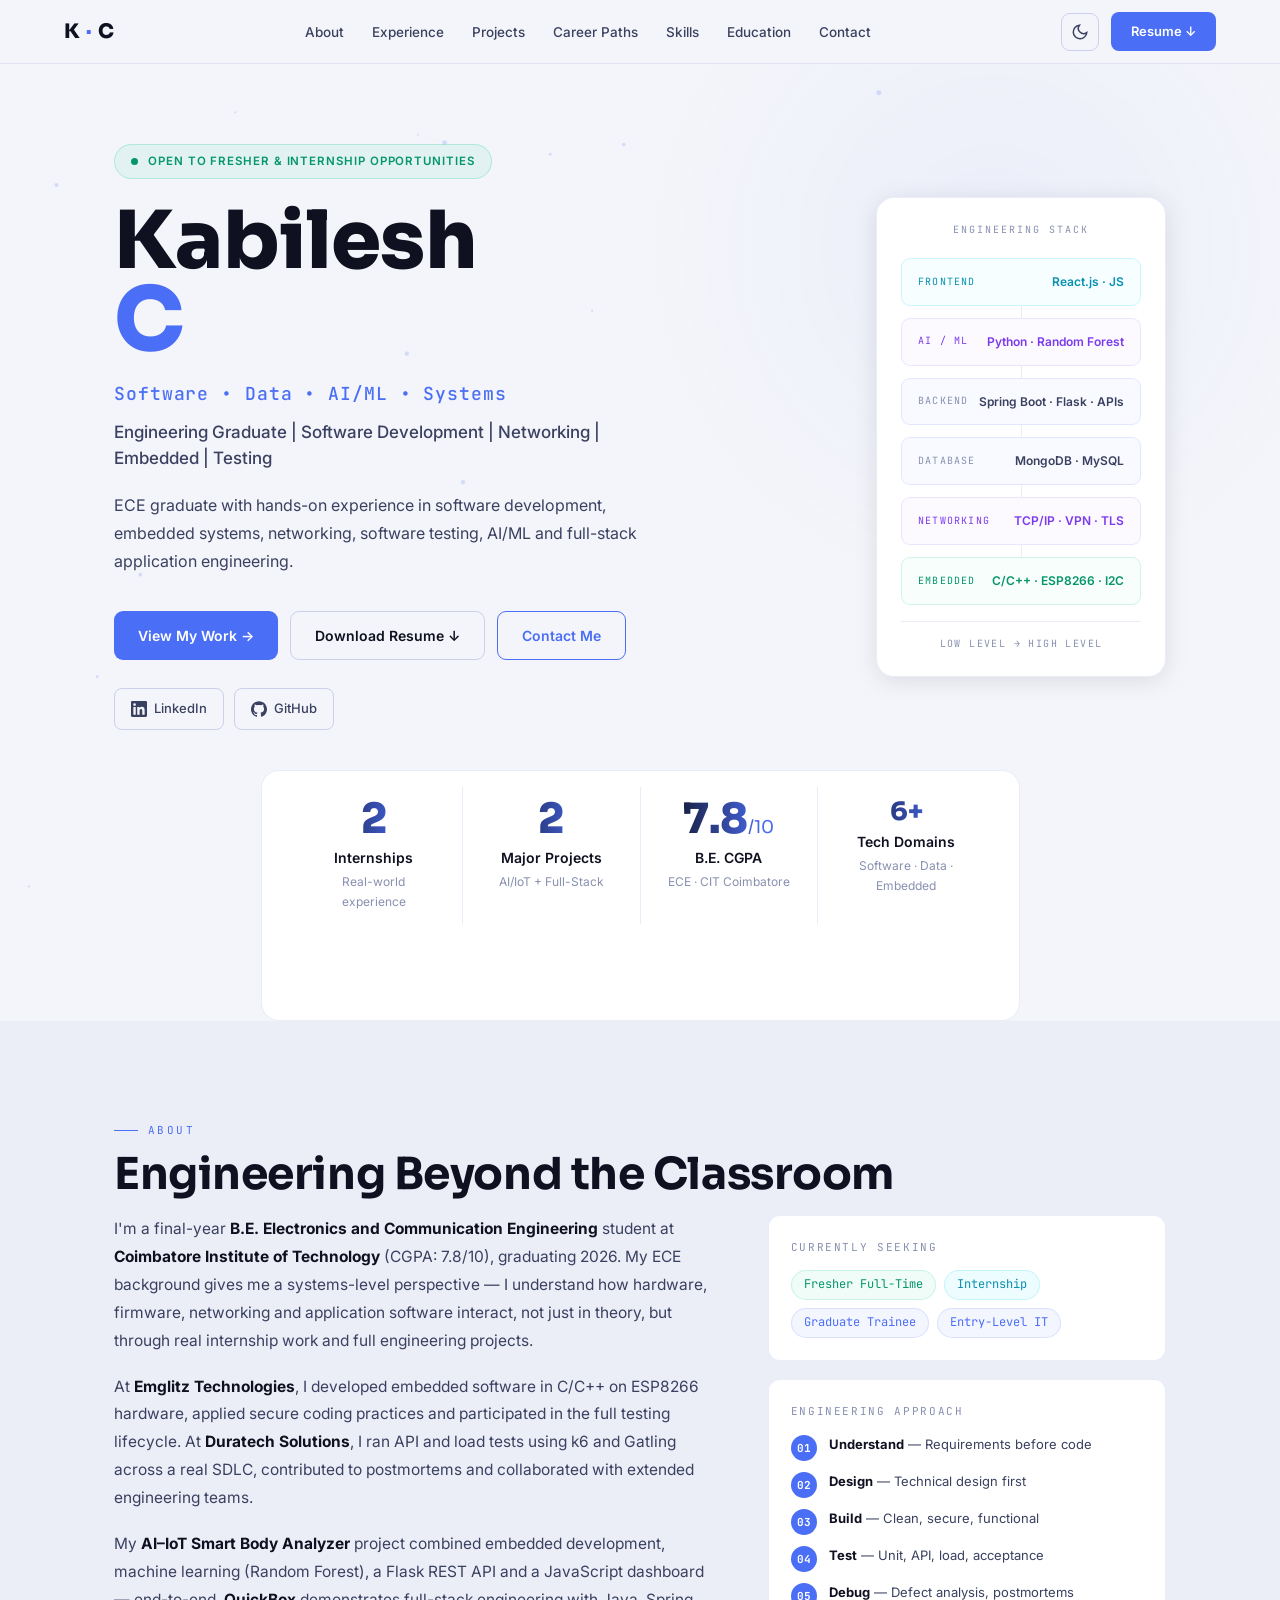
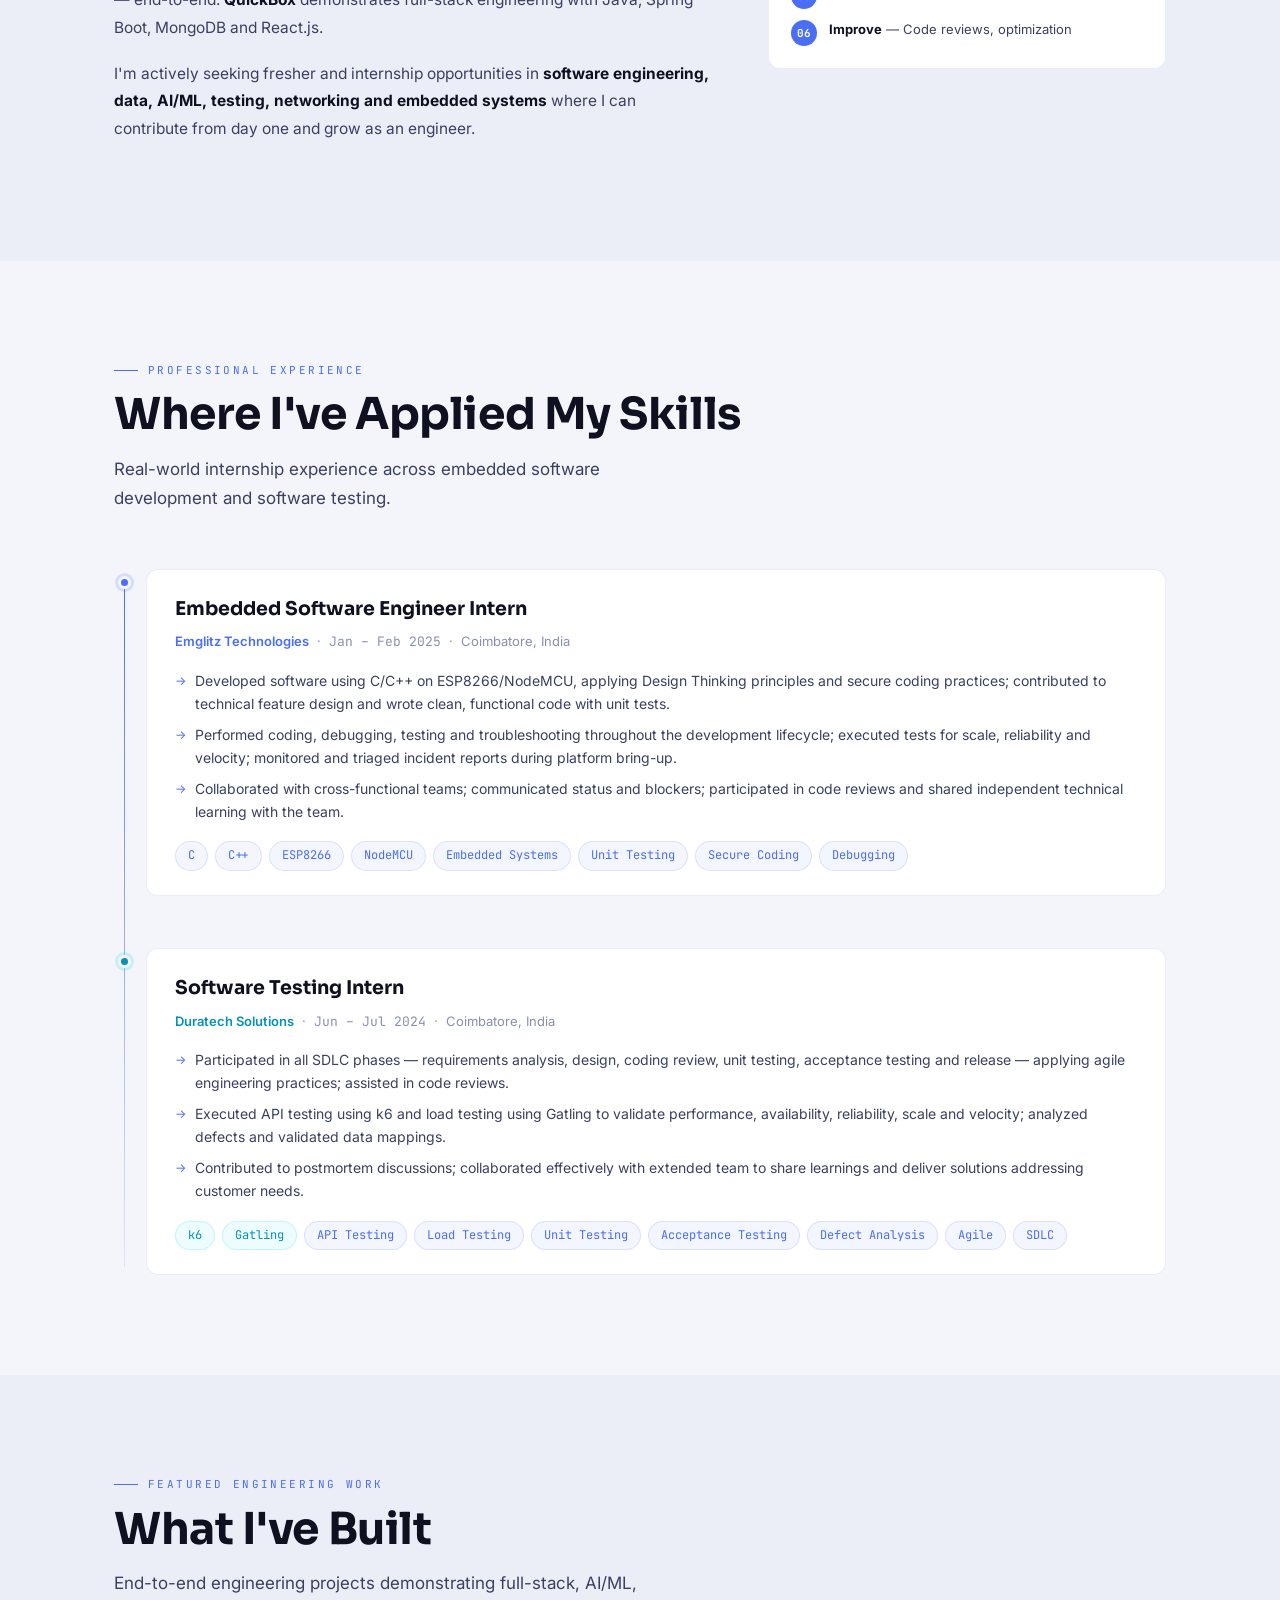
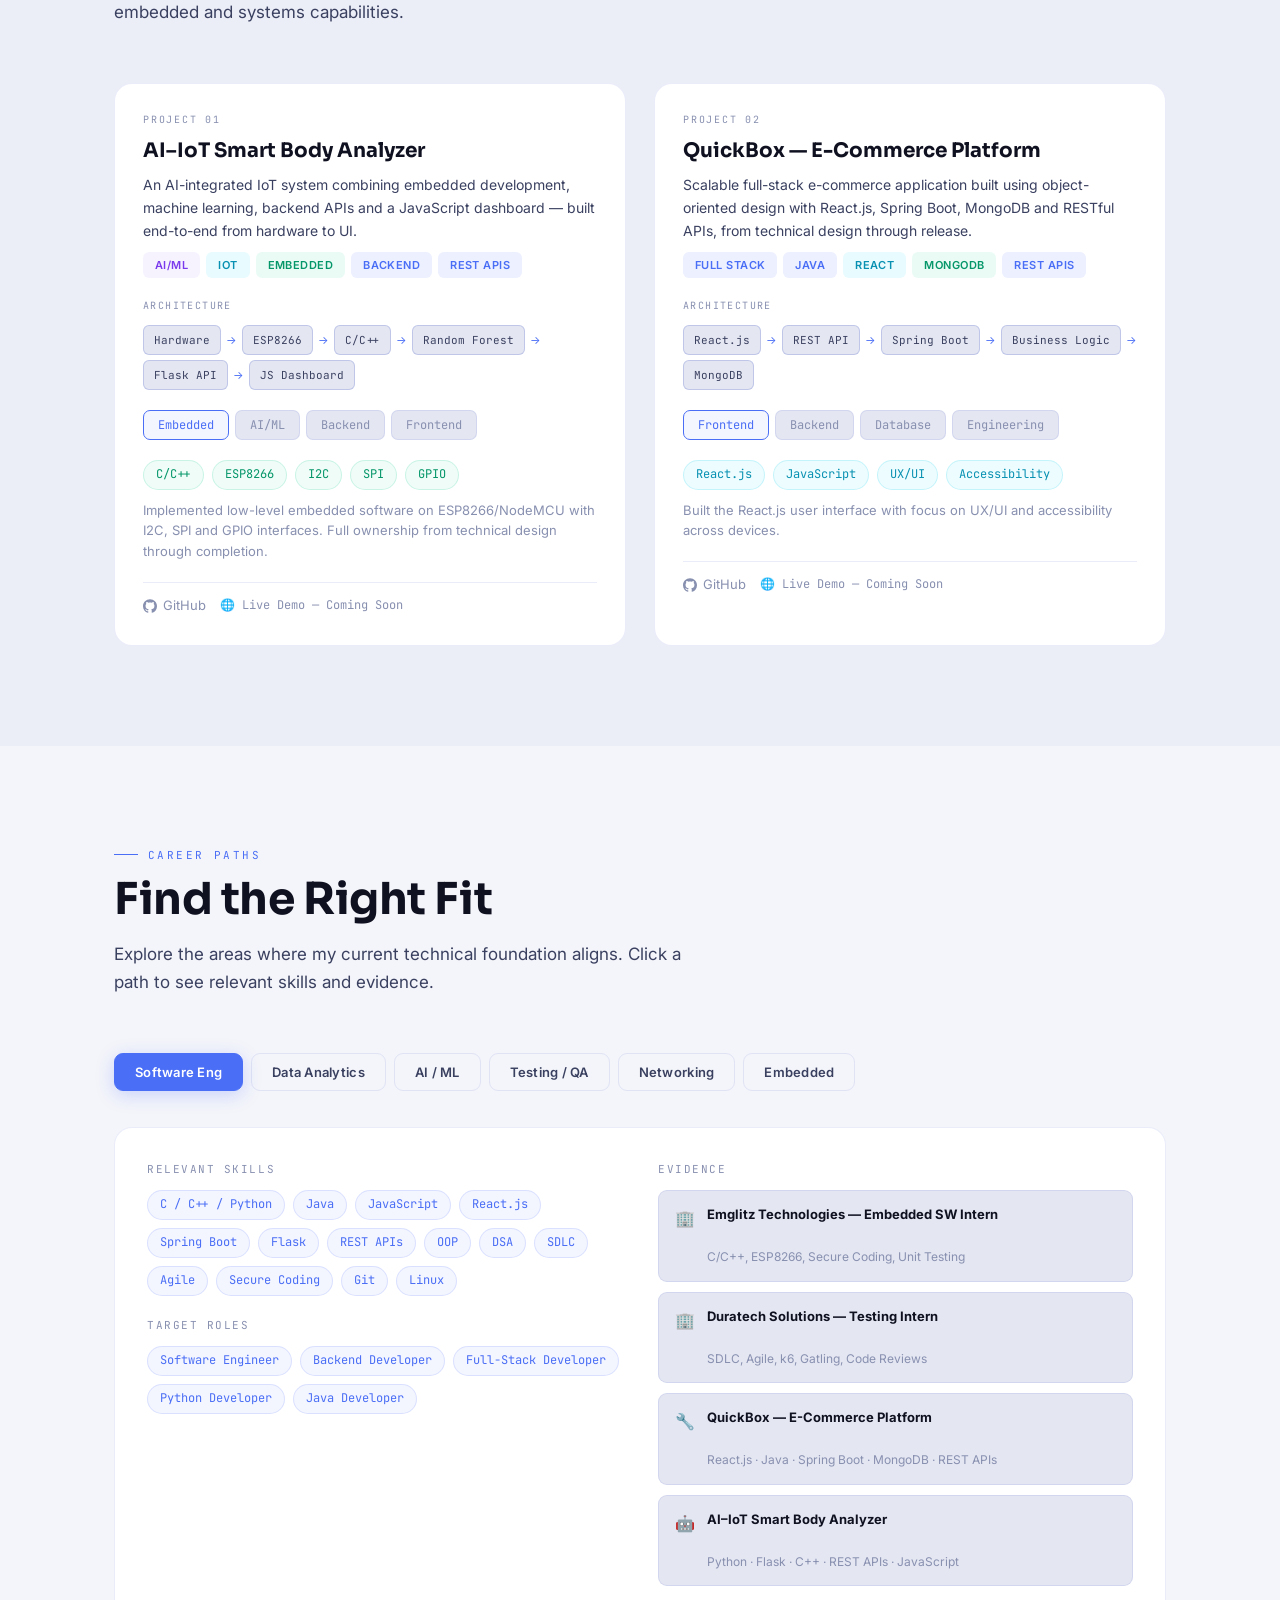
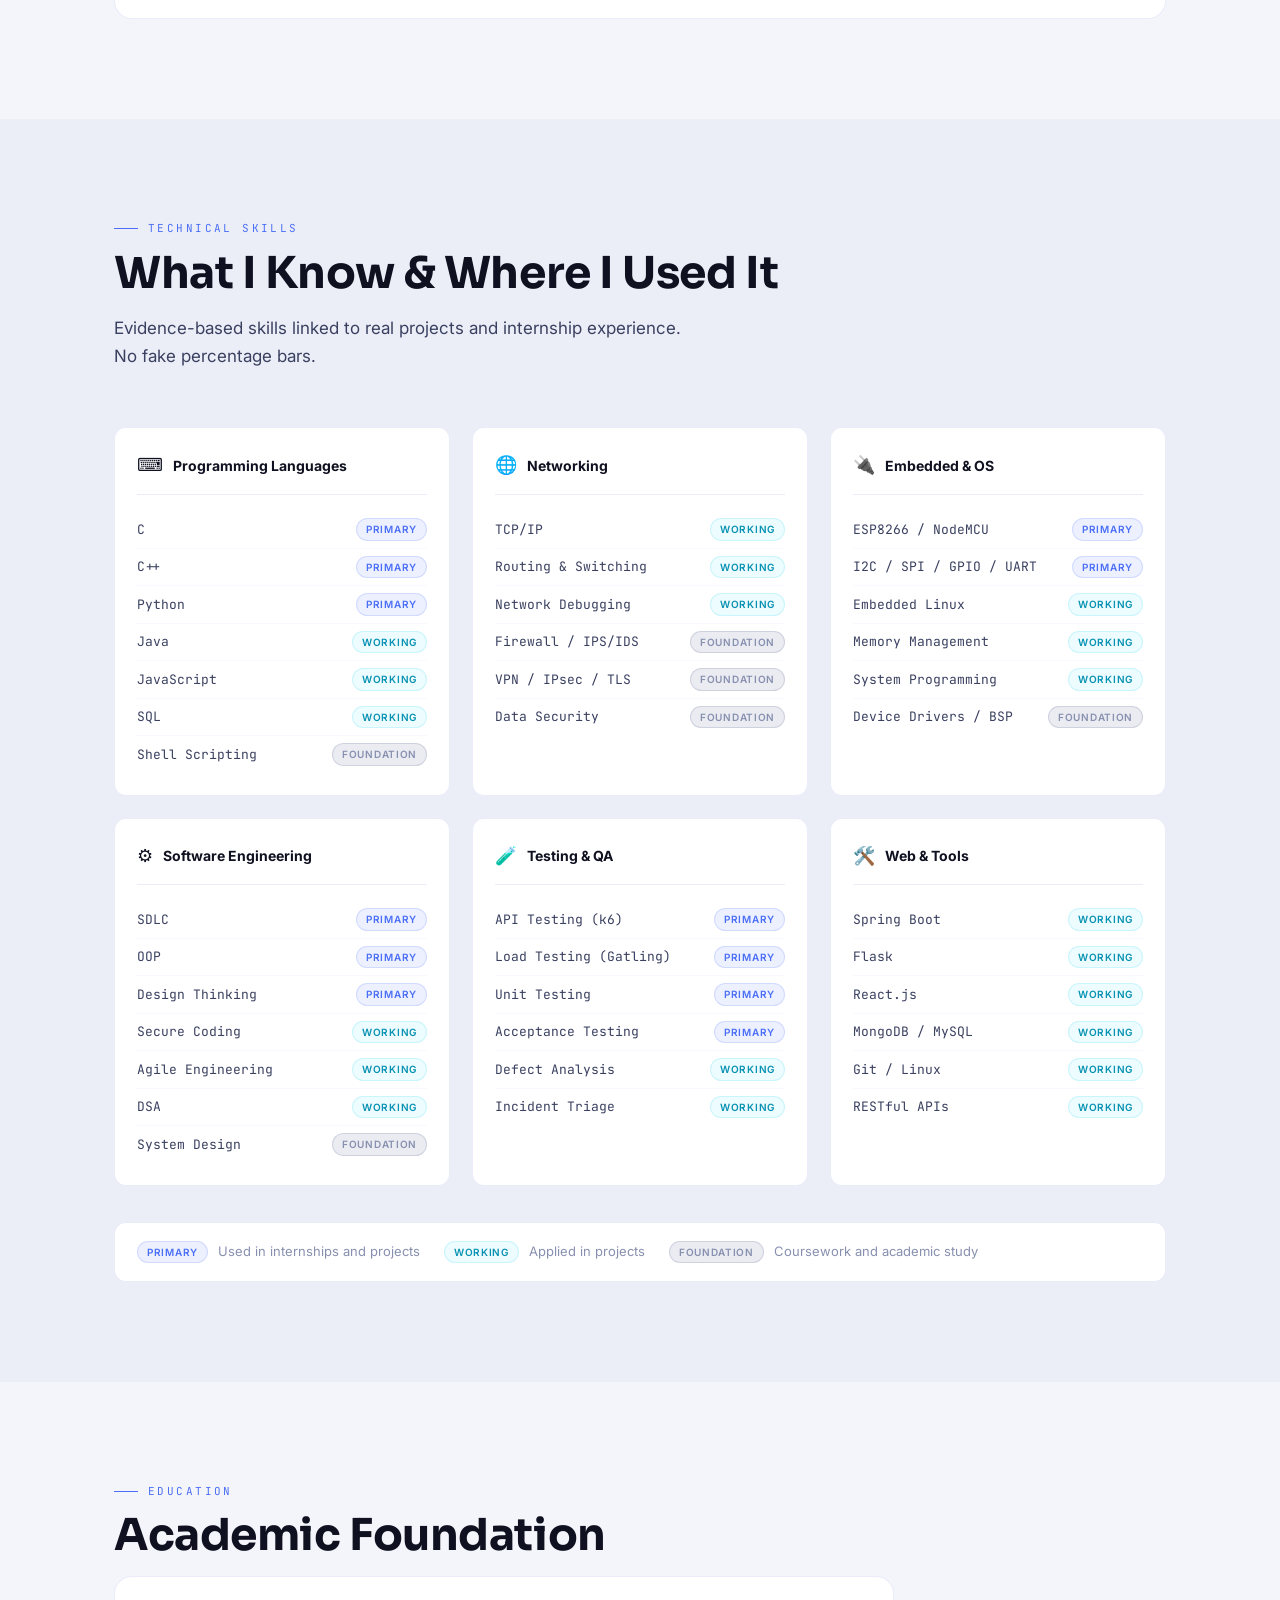
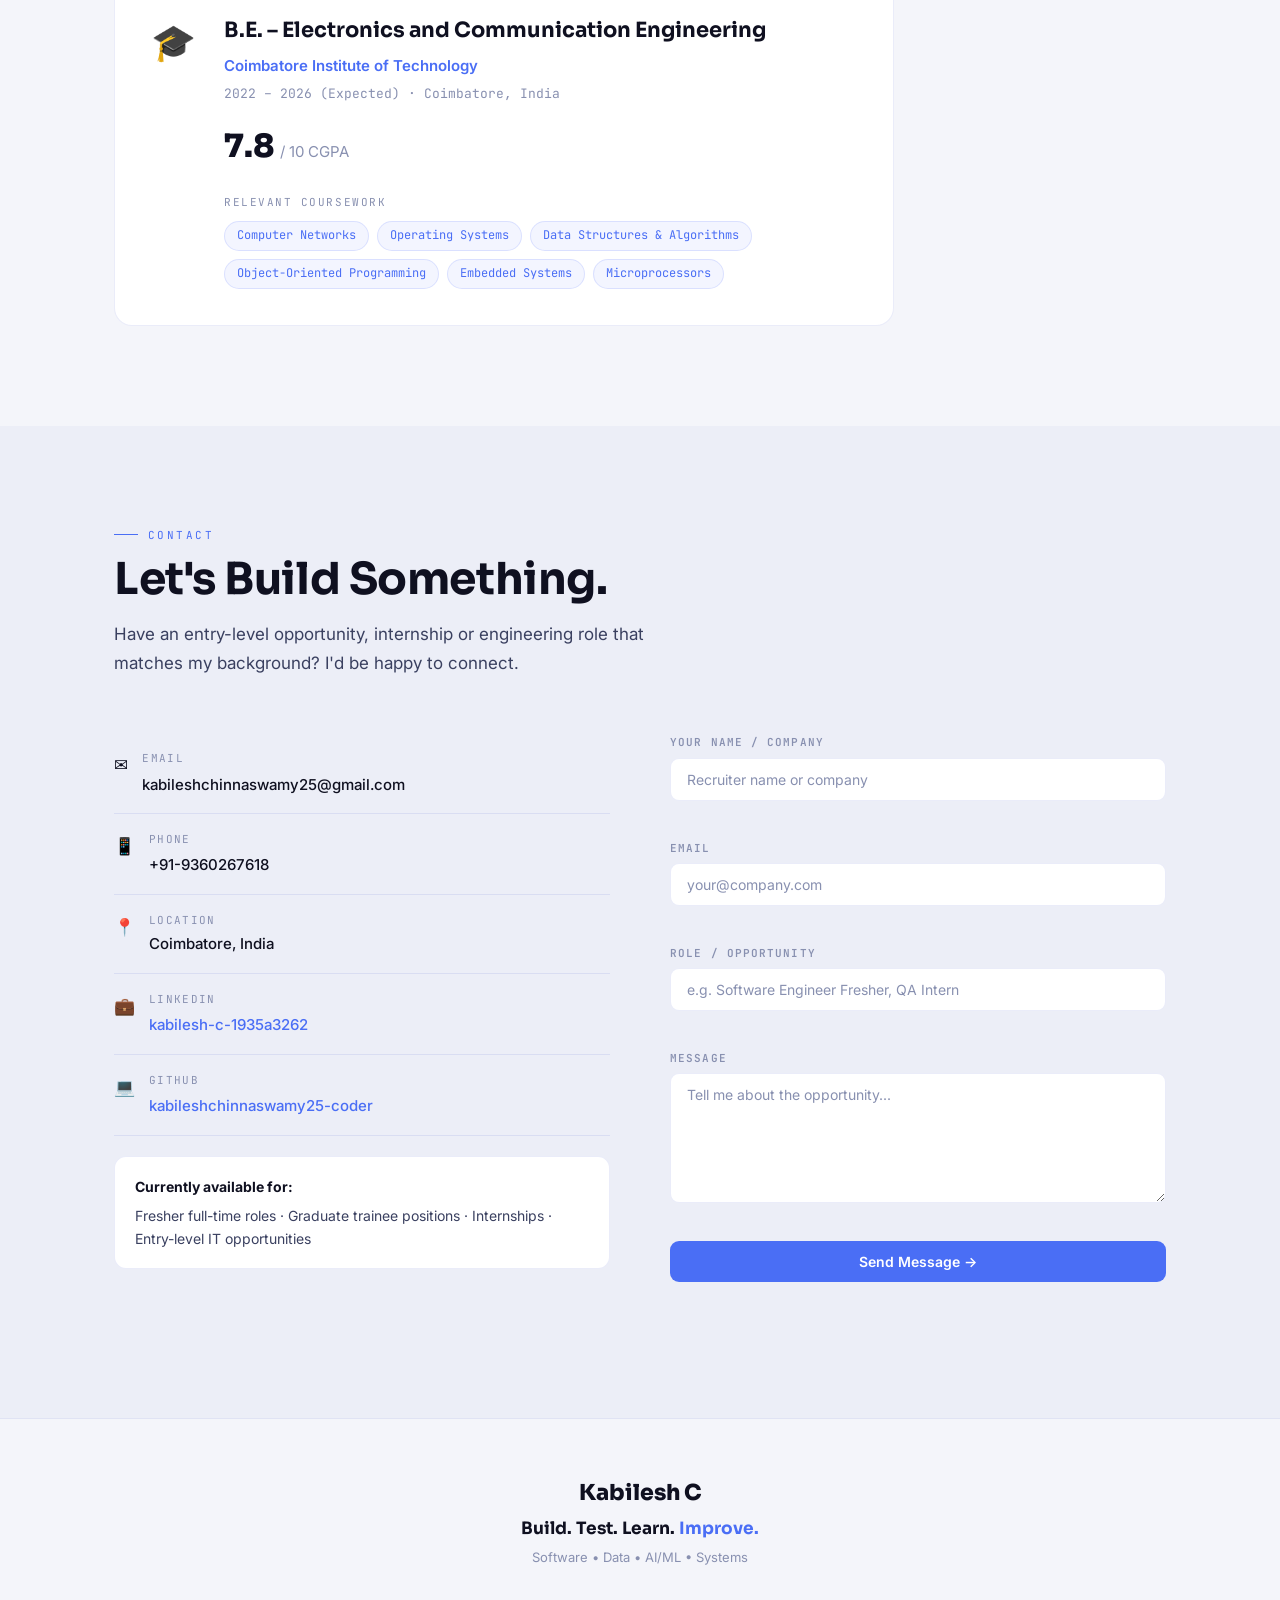
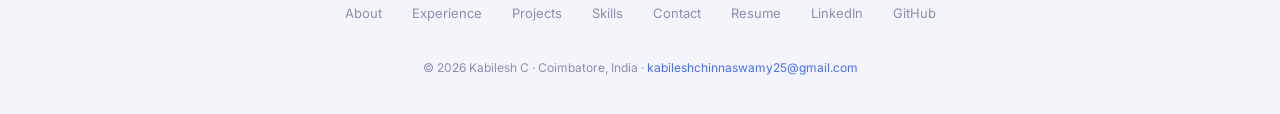
<file: index.html>
<!DOCTYPE html>
<html lang="en" data-theme="dark">
<head>
  <meta charset="UTF-8" />
  <meta name="viewport" content="width=device-width, initial-scale=1.0" />
  <title>Kabilesh C | Software • Data • AI/ML • Systems</title>
  <meta name="description" content="Kabilesh C — Engineering graduate with hands-on experience in software development, AI/ML, embedded systems, testing and networking. Open to fresher and internship opportunities." />
  <meta name="keywords" content="Kabilesh C, Software Engineer Fresher, Python Developer Fresher, Java Developer Fresher, Backend Developer Fresher, Full Stack Developer Fresher, Data Analyst Fresher, AI ML Fresher, QA Engineer Fresher, Embedded Software Engineer Fresher, Network Engineer Fresher, Software Engineer Coimbatore, ECE Software Engineer" />
  <meta property="og:title" content="Kabilesh C | Software • Data • AI/ML • Systems" />
  <meta property="og:description" content="Engineering graduate with hands-on experience in software development, AI/ML, embedded systems, testing and networking." />
  <meta property="og:type" content="website" />
  <meta name="theme-color" content="#0a0c10" />
  <link rel="preconnect" href="https://fonts.googleapis.com" />
  <link rel="preconnect" href="https://fonts.gstatic.com" crossorigin />
  <link href="https://fonts.googleapis.com/css2?family=Sora:wght@300;400;600;700;800&family=Inter:wght@300;400;500;600&family=JetBrains+Mono:wght@400;500&display=swap" rel="stylesheet" />
  <link rel="stylesheet" href="css/style.css" />
  <link rel="stylesheet" href="css/animations.css" />
  <link rel="stylesheet" href="css/responsive.css" />
</head>
<body>

  <!-- BACKGROUND CANVAS -->
  <canvas id="bgCanvas" aria-hidden="true"></canvas>

  <!-- CURSOR GLOW -->
  <div class="cursor-glow" id="cursorGlow" aria-hidden="true"></div>

  <!-- NAVIGATION -->
  <header>
    <nav id="navbar" role="navigation" aria-label="Main navigation">
      <div class="nav-inner">
        <a href="#hero" class="nav-logo" aria-label="Kabilesh C - Home">K <span class="dot">·</span> C</a>
        <ul class="nav-links" role="list">
          <li><a href="#about" class="nav-link">About</a></li>
          <li><a href="#experience" class="nav-link">Experience</a></li>
          <li><a href="#projects" class="nav-link">Projects</a></li>
          <li><a href="#career-paths" class="nav-link">Career Paths</a></li>
          <li><a href="#skills" class="nav-link">Skills</a></li>
          <li><a href="#education" class="nav-link">Education</a></li>
          <li><a href="#contact" class="nav-link">Contact</a></li>
        </ul>
        <div class="nav-right">
          <button class="theme-toggle" id="themeToggle" aria-label="Toggle dark/light theme" title="Toggle theme">
            <span class="theme-icon theme-icon-dark" aria-hidden="true">
              <svg width="18" height="18" viewBox="0 0 24 24" fill="none" stroke="currentColor" stroke-width="2"><circle cx="12" cy="12" r="5"/><path d="M12 1v2M12 21v2M4.22 4.22l1.42 1.42M18.36 18.36l1.42 1.42M1 12h2M21 12h2M4.22 19.78l1.42-1.42M18.36 5.64l1.42-1.42"/></svg>
            </span>
            <span class="theme-icon theme-icon-light" aria-hidden="true">
              <svg width="18" height="18" viewBox="0 0 24 24" fill="none" stroke="currentColor" stroke-width="2"><path d="M21 12.79A9 9 0 1 1 11.21 3 7 7 0 0 0 21 12.79z"/></svg>
            </span>
          </button>
          <a href="resume/Kabilesh_C_Resume_25.pdf" download="Kabilesh_C_Resume_25.pdf" class="btn btn-resume" aria-label="Download Resume PDF">Resume ↓</a>
          <button class="nav-hamburger" id="hamburger" aria-label="Open mobile menu" aria-expanded="false" aria-controls="mobileMenu">
            <span></span><span></span><span></span>
          </button>
        </div>
      </div>
    </nav>
  </header>

  <!-- MOBILE MENU -->
  <div class="mobile-menu" id="mobileMenu" role="dialog" aria-label="Mobile navigation" aria-hidden="true">
    <div class="mobile-menu-inner">
      <ul role="list">
        <li><a href="#about" class="mobile-link">About</a></li>
        <li><a href="#experience" class="mobile-link">Experience</a></li>
        <li><a href="#projects" class="mobile-link">Projects</a></li>
        <li><a href="#career-paths" class="mobile-link">Career Paths</a></li>
        <li><a href="#skills" class="mobile-link">Skills</a></li>
        <li><a href="#education" class="mobile-link">Education</a></li>
        <li><a href="#contact" class="mobile-link">Contact</a></li>
      </ul>
      <a href="resume/Kabilesh_C_Resume_25.pdf" download="Kabilesh_C_Resume_25.pdf" class="btn btn-primary mobile-resume">Download Resume ↓</a>
    </div>
  </div>

  <main>

    <!-- ===================== HERO ===================== -->
    <section id="hero" aria-label="Introduction">
      <div class="hero-container">
        <div class="hero-left">
          <div class="hero-badge reveal-up" aria-label="Open to opportunities">
            <span class="badge-dot" aria-hidden="true"></span>
            Open to Fresher &amp; Internship Opportunities
          </div>
          <h1 class="hero-name reveal-up" style="--delay:0.1s">
            <span class="name-first">Kabilesh</span>
            <span class="name-last">C</span>
          </h1>
          <p class="hero-domains reveal-up" style="--delay:0.2s">Software • Data • AI/ML • Systems</p>
          <p class="hero-title reveal-up" style="--delay:0.25s">Engineering Graduate | Software Development | Networking | Embedded | Testing</p>
          <p class="hero-desc reveal-up" style="--delay:0.3s">ECE graduate with hands-on experience in software development, embedded systems, networking, software testing, AI/ML and full-stack application engineering.</p>
          <div class="hero-ctas reveal-up" style="--delay:0.35s">
            <a href="#projects" class="btn btn-primary magnetic">View My Work →</a>
            <a href="resume/Kabilesh_C_Resume_25.pdf" download="Kabilesh_C_Resume_25.pdf" class="btn btn-ghost magnetic">Download Resume ↓</a>
            <a href="#contact" class="btn btn-outline magnetic">Contact Me</a>
          </div>
          <div class="hero-socials reveal-up" style="--delay:0.4s">
            <a href="https://www.linkedin.com/in/kabilesh-c-1935a3262" target="_blank" rel="noopener noreferrer" class="social-btn" aria-label="LinkedIn Profile">
              <svg width="16" height="16" viewBox="0 0 24 24" fill="currentColor" aria-hidden="true"><path d="M20.447 20.452h-3.554v-5.569c0-1.328-.027-3.037-1.852-3.037-1.853 0-2.136 1.445-2.136 2.939v5.667H9.351V9h3.414v1.561h.046c.477-.9 1.637-1.85 3.37-1.85 3.601 0 4.267 2.37 4.267 5.455v6.286zM5.337 7.433a2.062 2.062 0 01-2.063-2.065 2.064 2.064 0 112.063 2.065zm1.782 13.019H3.555V9h3.564v11.452zM22.225 0H1.771C.792 0 0 .774 0 1.729v20.542C0 23.227.792 24 1.771 24h20.451C23.2 24 24 23.227 24 22.271V1.729C24 .774 23.2 0 22.222 0h.003z"/></svg>
              LinkedIn
            </a>
            <a href="https://github.com/kabileshchinnaswamy25-coder" target="_blank" rel="noopener noreferrer" class="social-btn" aria-label="GitHub Profile">
              <svg width="16" height="16" viewBox="0 0 24 24" fill="currentColor" aria-hidden="true"><path d="M12 .297c-6.63 0-12 5.373-12 12 0 5.303 3.438 9.8 8.205 11.385.6.113.82-.258.82-.577 0-.285-.01-1.04-.015-2.04-3.338.724-4.042-1.61-4.042-1.61C4.422 18.07 3.633 17.7 3.633 17.7c-1.087-.744.084-.729.084-.729 1.205.084 1.838 1.236 1.838 1.236 1.07 1.835 2.809 1.305 3.495.998.108-.776.417-1.305.76-1.605-2.665-.3-5.466-1.332-5.466-5.93 0-1.31.465-2.38 1.235-3.22-.135-.303-.54-1.523.105-3.176 0 0 1.005-.322 3.3 1.23.96-.267 1.98-.399 3-.405 1.02.006 2.04.138 3 .405 2.28-1.552 3.285-1.23 3.285-1.23.645 1.653.24 2.873.12 3.176.765.84 1.23 1.91 1.23 3.22 0 4.61-2.805 5.625-5.475 5.92.42.36.81 1.096.81 2.22 0 1.606-.015 2.896-.015 3.286 0 .315.21.69.825.57C20.565 22.092 24 17.592 24 12.297c0-6.627-5.373-12-12-12"/></svg>
              GitHub
            </a>
          </div>
        </div>
        <div class="hero-right reveal-right" style="--delay:0.2s" aria-hidden="true">
          <div class="stack-visual">
            <div class="stack-label">ENGINEERING STACK</div>
            <div class="stack-layers">
              <div class="stack-row cyan">
                <span class="stack-tier">FRONTEND</span>
                <span class="stack-tech">React.js · JS</span>
              </div>
              <div class="stack-connector"></div>
              <div class="stack-row purple">
                <span class="stack-tier">AI / ML</span>
                <span class="stack-tech">Python · Random Forest</span>
              </div>
              <div class="stack-connector"></div>
              <div class="stack-row blue">
                <span class="stack-tier">BACKEND</span>
                <span class="stack-tech">Spring Boot · Flask · APIs</span>
              </div>
              <div class="stack-connector"></div>
              <div class="stack-row blue">
                <span class="stack-tier">DATABASE</span>
                <span class="stack-tech">MongoDB · MySQL</span>
              </div>
              <div class="stack-connector"></div>
              <div class="stack-row purple">
                <span class="stack-tier">NETWORKING</span>
                <span class="stack-tech">TCP/IP · VPN · TLS</span>
              </div>
              <div class="stack-connector"></div>
              <div class="stack-row green">
                <span class="stack-tier">EMBEDDED</span>
                <span class="stack-tech">C/C++ · ESP8266 · I2C</span>
              </div>
            </div>
            <div class="stack-footer">LOW LEVEL → HIGH LEVEL</div>
          </div>
        </div>
      </div>
      <!-- Credibility Row -->
      <div class="credibility-row">
        <div class="cred-item reveal-up" style="--delay:0.05s">
          <div class="cred-num">2</div>
          <div class="cred-label">Internships</div>
          <div class="cred-sub">Real-world experience</div>
        </div>
        <div class="cred-divider" aria-hidden="true"></div>
        <div class="cred-item reveal-up" style="--delay:0.1s">
          <div class="cred-num">2</div>
          <div class="cred-label">Major Projects</div>
          <div class="cred-sub">AI/IoT + Full-Stack</div>
        </div>
        <div class="cred-divider" aria-hidden="true"></div>
        <div class="cred-item reveal-up" style="--delay:0.15s">
          <div class="cred-num">7.8<span class="cred-denom">/10</span></div>
          <div class="cred-label">B.E. CGPA</div>
          <div class="cred-sub">ECE · CIT Coimbatore</div>
        </div>
        <div class="cred-divider" aria-hidden="true"></div>
        <div class="cred-item reveal-up" style="--delay:0.2s">
          <div class="cred-num" style="font-size:1.6rem">6+</div>
          <div class="cred-label">Tech Domains</div>
          <div class="cred-sub">Software · Data · Embedded</div>
        </div>
      </div>
    </section>

    <!-- ===================== ABOUT ===================== -->
    <section id="about" aria-labelledby="about-heading">
      <div class="section-container">
        <div class="section-eyebrow reveal-up">About</div>
        <h2 class="section-title reveal-up" id="about-heading">Engineering Beyond the Classroom</h2>
        <div class="about-grid">
          <div class="about-text">
            <p class="reveal-up" style="--delay:0.05s">I'm a final-year <strong>B.E. Electronics and Communication Engineering</strong> student at <strong>Coimbatore Institute of Technology</strong> (CGPA: 7.8/10), graduating 2026. My ECE background gives me a systems-level perspective — I understand how hardware, firmware, networking and application software interact, not just in theory, but through real internship work and full engineering projects.</p>
            <p class="reveal-up" style="--delay:0.1s">At <strong>Emglitz Technologies</strong>, I developed embedded software in C/C++ on ESP8266 hardware, applied secure coding practices and participated in the full testing lifecycle. At <strong>Duratech Solutions</strong>, I ran API and load tests using k6 and Gatling across a real SDLC, contributed to postmortems and collaborated with extended engineering teams.</p>
            <p class="reveal-up" style="--delay:0.15s">My <strong>AI–IoT Smart Body Analyzer</strong> project combined embedded development, machine learning (Random Forest), a Flask REST API and a JavaScript dashboard — end-to-end. <strong>QuickBox</strong> demonstrates full-stack engineering with Java, Spring Boot, MongoDB and React.js.</p>
            <p class="reveal-up" style="--delay:0.2s">I'm actively seeking fresher and internship opportunities in <strong>software engineering, data, AI/ML, testing, networking and embedded systems</strong> where I can contribute from day one and grow as an engineer.</p>
          </div>
          <div class="about-aside">
            <div class="aside-card reveal-up" style="--delay:0.1s">
              <div class="aside-card-title">Currently Seeking</div>
              <div class="tags-wrap">
                <span class="tag tag-green">Fresher Full-Time</span>
                <span class="tag tag-cyan">Internship</span>
                <span class="tag tag-default">Graduate Trainee</span>
                <span class="tag tag-default">Entry-Level IT</span>
              </div>
            </div>
            <div class="aside-card reveal-up" style="--delay:0.15s">
              <div class="aside-card-title">Engineering Approach</div>
              <div class="method-list">
                <div class="method-item"><span class="method-step">01</span><div><strong>Understand</strong> — Requirements before code</div></div>
                <div class="method-item"><span class="method-step">02</span><div><strong>Design</strong> — Technical design first</div></div>
                <div class="method-item"><span class="method-step">03</span><div><strong>Build</strong> — Clean, secure, functional</div></div>
                <div class="method-item"><span class="method-step">04</span><div><strong>Test</strong> — Unit, API, load, acceptance</div></div>
                <div class="method-item"><span class="method-step">05</span><div><strong>Debug</strong> — Defect analysis, postmortems</div></div>
                <div class="method-item"><span class="method-step">06</span><div><strong>Improve</strong> — Code reviews, optimization</div></div>
              </div>
            </div>
          </div>
        </div>
      </div>
    </section>

    <!-- ===================== EXPERIENCE ===================== -->
    <section id="experience" aria-labelledby="experience-heading">
      <div class="section-container">
        <div class="section-eyebrow reveal-up">Professional Experience</div>
        <h2 class="section-title reveal-up" id="experience-heading">Where I've Applied My Skills</h2>
        <p class="section-sub reveal-up">Real-world internship experience across embedded software development and software testing.</p>
        <div class="timeline">

          <article class="timeline-item reveal-up" style="--delay:0.05s">
            <div class="timeline-dot" aria-hidden="true"></div>
            <div class="timeline-body">
              <div class="timeline-header">
                <div>
                  <h3 class="timeline-role">Embedded Software Engineer Intern</h3>
                  <div class="timeline-meta">
                    <span class="timeline-company">Emglitz Technologies</span>
                    <span class="timeline-sep" aria-hidden="true">·</span>
                    <time class="timeline-period">Jan – Feb 2025</time>
                    <span class="timeline-sep" aria-hidden="true">·</span>
                    <span class="timeline-location">Coimbatore, India</span>
                  </div>
                </div>
              </div>
              <ul class="timeline-list" role="list">
                <li>Developed software using C/C++ on ESP8266/NodeMCU, applying Design Thinking principles and secure coding practices; contributed to technical feature design and wrote clean, functional code with unit tests.</li>
                <li>Performed coding, debugging, testing and troubleshooting throughout the development lifecycle; executed tests for scale, reliability and velocity; monitored and triaged incident reports during platform bring-up.</li>
                <li>Collaborated with cross-functional teams; communicated status and blockers; participated in code reviews and shared independent technical learning with the team.</li>
              </ul>
              <div class="tech-tags" role="list" aria-label="Technologies used">
                <span class="tag tag-default" role="listitem">C</span>
                <span class="tag tag-default" role="listitem">C++</span>
                <span class="tag tag-default" role="listitem">ESP8266</span>
                <span class="tag tag-default" role="listitem">NodeMCU</span>
                <span class="tag tag-default" role="listitem">Embedded Systems</span>
                <span class="tag tag-default" role="listitem">Unit Testing</span>
                <span class="tag tag-default" role="listitem">Secure Coding</span>
                <span class="tag tag-default" role="listitem">Debugging</span>
              </div>
            </div>
          </article>

          <article class="timeline-item reveal-up" style="--delay:0.1s">
            <div class="timeline-dot timeline-dot-cyan" aria-hidden="true"></div>
            <div class="timeline-body">
              <div class="timeline-header">
                <div>
                  <h3 class="timeline-role">Software Testing Intern</h3>
                  <div class="timeline-meta">
                    <span class="timeline-company timeline-company-cyan">Duratech Solutions</span>
                    <span class="timeline-sep" aria-hidden="true">·</span>
                    <time class="timeline-period">Jun – Jul 2024</time>
                    <span class="timeline-sep" aria-hidden="true">·</span>
                    <span class="timeline-location">Coimbatore, India</span>
                  </div>
                </div>
              </div>
              <ul class="timeline-list" role="list">
                <li>Participated in all SDLC phases — requirements analysis, design, coding review, unit testing, acceptance testing and release — applying agile engineering practices; assisted in code reviews.</li>
                <li>Executed API testing using k6 and load testing using Gatling to validate performance, availability, reliability, scale and velocity; analyzed defects and validated data mappings.</li>
                <li>Contributed to postmortem discussions; collaborated effectively with extended team to share learnings and deliver solutions addressing customer needs.</li>
              </ul>
              <div class="tech-tags" role="list" aria-label="Technologies used">
                <span class="tag tag-cyan" role="listitem">k6</span>
                <span class="tag tag-cyan" role="listitem">Gatling</span>
                <span class="tag tag-default" role="listitem">API Testing</span>
                <span class="tag tag-default" role="listitem">Load Testing</span>
                <span class="tag tag-default" role="listitem">Unit Testing</span>
                <span class="tag tag-default" role="listitem">Acceptance Testing</span>
                <span class="tag tag-default" role="listitem">Defect Analysis</span>
                <span class="tag tag-default" role="listitem">Agile</span>
                <span class="tag tag-default" role="listitem">SDLC</span>
              </div>
            </div>
          </article>

        </div>
      </div>
    </section>

    <!-- ===================== PROJECTS ===================== -->
    <section id="projects" aria-labelledby="projects-heading">
      <div class="section-container">
        <div class="section-eyebrow reveal-up">Featured Engineering Work</div>
        <h2 class="section-title reveal-up" id="projects-heading">What I've Built</h2>
        <p class="section-sub reveal-up">End-to-end engineering projects demonstrating full-stack, AI/ML, embedded and systems capabilities.</p>
        <div class="projects-grid">

          <article class="project-card reveal-up" style="--delay:0.05s">
            <div class="project-card-inner">
              <div class="project-top">
                <div class="project-index" aria-hidden="true">PROJECT 01</div>
                <h3 class="project-name">AI–IoT Smart Body Analyzer</h3>
                <p class="project-desc">An AI-integrated IoT system combining embedded development, machine learning, backend APIs and a JavaScript dashboard — built end-to-end from hardware to UI.</p>
                <div class="project-badges" role="list" aria-label="Project domain badges">
                  <span class="badge badge-purple" role="listitem">AI/ML</span>
                  <span class="badge badge-cyan" role="listitem">IoT</span>
                  <span class="badge badge-green" role="listitem">Embedded</span>
                  <span class="badge badge-blue" role="listitem">Backend</span>
                  <span class="badge badge-blue" role="listitem">REST APIs</span>
                </div>
              </div>
              <div class="project-arch">
                <div class="arch-label" aria-label="System architecture flow">Architecture</div>
                <div class="arch-flow" role="list">
                  <span class="arch-node" role="listitem">Hardware</span>
                  <span class="arch-arr" aria-hidden="true">→</span>
                  <span class="arch-node" role="listitem">ESP8266</span>
                  <span class="arch-arr" aria-hidden="true">→</span>
                  <span class="arch-node" role="listitem">C/C++</span>
                  <span class="arch-arr" aria-hidden="true">→</span>
                  <span class="arch-node" role="listitem">Random Forest</span>
                  <span class="arch-arr" aria-hidden="true">→</span>
                  <span class="arch-node" role="listitem">Flask API</span>
                  <span class="arch-arr" aria-hidden="true">→</span>
                  <span class="arch-node" role="listitem">JS Dashboard</span>
                </div>
              </div>
              <div class="project-view-tabs" role="tablist" aria-label="Project layer views">
                <button class="view-tab active" role="tab" aria-selected="true" data-target="p1-embedded">Embedded</button>
                <button class="view-tab" role="tab" aria-selected="false" data-target="p1-aiml">AI/ML</button>
                <button class="view-tab" role="tab" aria-selected="false" data-target="p1-backend">Backend</button>
                <button class="view-tab" role="tab" aria-selected="false" data-target="p1-frontend">Frontend</button>
              </div>
              <div class="project-view-panel active" id="p1-embedded" role="tabpanel">
                <div class="tags-wrap"><span class="tag tag-green">C/C++</span><span class="tag tag-green">ESP8266</span><span class="tag tag-green">I2C</span><span class="tag tag-green">SPI</span><span class="tag tag-green">GPIO</span></div>
                <p class="view-desc">Implemented low-level embedded software on ESP8266/NodeMCU with I2C, SPI and GPIO interfaces. Full ownership from technical design through completion.</p>
              </div>
              <div class="project-view-panel" id="p1-aiml" role="tabpanel" hidden>
                <div class="tags-wrap"><span class="tag tag-purple">Python</span><span class="tag tag-purple">Random Forest</span><span class="tag tag-purple">Data Processing</span></div>
                <p class="view-desc">Integrated Random Forest classification model. Built a data processing pipeline from raw IoT sensor input through ML-based prediction output.</p>
              </div>
              <div class="project-view-panel" id="p1-backend" role="tabpanel" hidden>
                <div class="tags-wrap"><span class="tag tag-blue">Flask</span><span class="tag tag-blue">REST APIs</span><span class="tag tag-blue">Python</span></div>
                <p class="view-desc">Built Flask REST API layer connecting the ML model to the frontend. Handled complete request/response lifecycle and API design.</p>
              </div>
              <div class="project-view-panel" id="p1-frontend" role="tabpanel" hidden>
                <div class="tags-wrap"><span class="tag tag-cyan">JavaScript</span><span class="tag tag-cyan">Dashboard</span><span class="tag tag-cyan">REST Integration</span></div>
                <p class="view-desc">Built a JavaScript dashboard consuming the Flask REST API, displaying real-time IoT data and ML predictions.</p>
              </div>
              <div class="project-links">
                <a href="https://github.com/kabileshchinnaswamy25-coder" target="_blank" rel="noopener noreferrer" class="project-link">
                  <svg width="14" height="14" viewBox="0 0 24 24" fill="currentColor" aria-hidden="true"><path d="M12 .297c-6.63 0-12 5.373-12 12 0 5.303 3.438 9.8 8.205 11.385.6.113.82-.258.82-.577 0-.285-.01-1.04-.015-2.04-3.338.724-4.042-1.61-4.042-1.61C4.422 18.07 3.633 17.7 3.633 17.7c-1.087-.744.084-.729.084-.729 1.205.084 1.838 1.236 1.838 1.236 1.07 1.835 2.809 1.305 3.495.998.108-.776.417-1.305.76-1.605-2.665-.3-5.466-1.332-5.466-5.93 0-1.31.465-2.38 1.235-3.22-.135-.303-.54-1.523.105-3.176 0 0 1.005-.322 3.3 1.23.96-.267 1.98-.399 3-.405 1.02.006 2.04.138 3 .405 2.28-1.552 3.285-1.23 3.285-1.23.645 1.653.24 2.873.12 3.176.765.84 1.23 1.91 1.23 3.22 0 4.61-2.805 5.625-5.475 5.92.42.36.81 1.096.81 2.22 0 1.606-.015 2.896-.015 3.286 0 .315.21.69.825.57C20.565 22.092 24 17.592 24 12.297c0-6.627-5.373-12-12-12"/></svg>
                  GitHub
                </a>
                <span class="project-link-placeholder">🌐 Live Demo — Coming Soon</span>
              </div>
            </div>
          </article>

          <article class="project-card reveal-up" style="--delay:0.1s">
            <div class="project-card-inner">
              <div class="project-top">
                <div class="project-index" aria-hidden="true">PROJECT 02</div>
                <h3 class="project-name">QuickBox — E-Commerce Platform</h3>
                <p class="project-desc">Scalable full-stack e-commerce application built using object-oriented design with React.js, Spring Boot, MongoDB and RESTful APIs, from technical design through release.</p>
                <div class="project-badges" role="list">
                  <span class="badge badge-blue" role="listitem">Full Stack</span>
                  <span class="badge badge-blue" role="listitem">Java</span>
                  <span class="badge badge-cyan" role="listitem">React</span>
                  <span class="badge badge-green" role="listitem">MongoDB</span>
                  <span class="badge badge-blue" role="listitem">REST APIs</span>
                </div>
              </div>
              <div class="project-arch">
                <div class="arch-label">Architecture</div>
                <div class="arch-flow" role="list">
                  <span class="arch-node" role="listitem">React.js</span>
                  <span class="arch-arr" aria-hidden="true">→</span>
                  <span class="arch-node" role="listitem">REST API</span>
                  <span class="arch-arr" aria-hidden="true">→</span>
                  <span class="arch-node" role="listitem">Spring Boot</span>
                  <span class="arch-arr" aria-hidden="true">→</span>
                  <span class="arch-node" role="listitem">Business Logic</span>
                  <span class="arch-arr" aria-hidden="true">→</span>
                  <span class="arch-node" role="listitem">MongoDB</span>
                </div>
              </div>
              <div class="project-view-tabs" role="tablist">
                <button class="view-tab active" role="tab" aria-selected="true" data-target="p2-frontend">Frontend</button>
                <button class="view-tab" role="tab" aria-selected="false" data-target="p2-backend">Backend</button>
                <button class="view-tab" role="tab" aria-selected="false" data-target="p2-db">Database</button>
                <button class="view-tab" role="tab" aria-selected="false" data-target="p2-eng">Engineering</button>
              </div>
              <div class="project-view-panel active" id="p2-frontend" role="tabpanel">
                <div class="tags-wrap"><span class="tag tag-cyan">React.js</span><span class="tag tag-cyan">JavaScript</span><span class="tag tag-cyan">UX/UI</span><span class="tag tag-cyan">Accessibility</span></div>
                <p class="view-desc">Built the React.js user interface with focus on UX/UI and accessibility across devices.</p>
              </div>
              <div class="project-view-panel" id="p2-backend" role="tabpanel" hidden>
                <div class="tags-wrap"><span class="tag tag-blue">Java</span><span class="tag tag-blue">Spring Boot</span><span class="tag tag-blue">REST APIs</span><span class="tag tag-blue">OOP</span></div>
                <p class="view-desc">Implemented Java/Spring Boot backend using object-oriented design with RESTful API endpoints consumed by the React frontend.</p>
              </div>
              <div class="project-view-panel" id="p2-db" role="tabpanel" hidden>
                <div class="tags-wrap"><span class="tag tag-green">MongoDB</span><span class="tag tag-green">NoSQL</span><span class="tag tag-green">Data Modeling</span></div>
                <p class="view-desc">Designed and integrated MongoDB for scalable persistent data storage in a full-stack context.</p>
              </div>
              <div class="project-view-panel" id="p2-eng" role="tabpanel" hidden>
                <div class="tags-wrap"><span class="tag tag-default">OOP</span><span class="tag tag-default">Unit Testing</span><span class="tag tag-default">Debugging</span><span class="tag tag-default">Code Reviews</span></div>
                <p class="view-desc">Applied software engineering best practices: clean functional code, unit tests, end-to-end debugging from design through release.</p>
              </div>
              <div class="project-links">
                <a href="https://github.com/kabileshchinnaswamy25-coder" target="_blank" rel="noopener noreferrer" class="project-link">
                  <svg width="14" height="14" viewBox="0 0 24 24" fill="currentColor" aria-hidden="true"><path d="M12 .297c-6.63 0-12 5.373-12 12 0 5.303 3.438 9.8 8.205 11.385.6.113.82-.258.82-.577 0-.285-.01-1.04-.015-2.04-3.338.724-4.042-1.61-4.042-1.61C4.422 18.07 3.633 17.7 3.633 17.7c-1.087-.744.084-.729.084-.729 1.205.084 1.838 1.236 1.838 1.236 1.07 1.835 2.809 1.305 3.495.998.108-.776.417-1.305.76-1.605-2.665-.3-5.466-1.332-5.466-5.93 0-1.31.465-2.38 1.235-3.22-.135-.303-.54-1.523.105-3.176 0 0 1.005-.322 3.3 1.23.96-.267 1.98-.399 3-.405 1.02.006 2.04.138 3 .405 2.28-1.552 3.285-1.23 3.285-1.23.645 1.653.24 2.873.12 3.176.765.84 1.23 1.91 1.23 3.22 0 4.61-2.805 5.625-5.475 5.92.42.36.81 1.096.81 2.22 0 1.606-.015 2.896-.015 3.286 0 .315.21.69.825.57C20.565 22.092 24 17.592 24 12.297c0-6.627-5.373-12-12-12"/></svg>
                  GitHub
                </a>
                <span class="project-link-placeholder">🌐 Live Demo — Coming Soon</span>
              </div>
            </div>
          </article>

        </div>
      </div>
    </section>

    <!-- ===================== CAREER PATHS ===================== -->
    <section id="career-paths" aria-labelledby="career-heading">
      <div class="section-container">
        <div class="section-eyebrow reveal-up">Career Paths</div>
        <h2 class="section-title reveal-up" id="career-heading">Find the Right Fit</h2>
        <p class="section-sub reveal-up">Explore the areas where my current technical foundation aligns. Click a path to see relevant skills and evidence.</p>
        <div class="role-tabs" role="tablist" aria-label="Career path tabs">
          <button class="role-tab active" role="tab" aria-selected="true" data-panel="cp-software">Software Eng</button>
          <button class="role-tab" role="tab" aria-selected="false" data-panel="cp-data">Data Analytics</button>
          <button class="role-tab" role="tab" aria-selected="false" data-panel="cp-aiml">AI / ML</button>
          <button class="role-tab" role="tab" aria-selected="false" data-panel="cp-testing">Testing / QA</button>
          <button class="role-tab" role="tab" aria-selected="false" data-panel="cp-networking">Networking</button>
          <button class="role-tab" role="tab" aria-selected="false" data-panel="cp-embedded">Embedded</button>
        </div>

        <div class="career-panel active" id="cp-software" role="tabpanel">
          <div class="career-panel-grid">
            <div>
              <div class="cp-label">Relevant Skills</div>
              <div class="tags-wrap">
                <span class="tag tag-default">C / C++ / Python</span><span class="tag tag-default">Java</span><span class="tag tag-default">JavaScript</span><span class="tag tag-default">React.js</span><span class="tag tag-default">Spring Boot</span><span class="tag tag-default">Flask</span><span class="tag tag-default">REST APIs</span><span class="tag tag-default">OOP</span><span class="tag tag-default">DSA</span><span class="tag tag-default">SDLC</span><span class="tag tag-default">Agile</span><span class="tag tag-default">Secure Coding</span><span class="tag tag-default">Git</span><span class="tag tag-default">Linux</span>
              </div>
              <div class="cp-label" style="margin-top:20px">Target Roles</div>
              <div class="tags-wrap">
                <span class="tag tag-blue">Software Engineer</span><span class="tag tag-blue">Backend Developer</span><span class="tag tag-blue">Full-Stack Developer</span><span class="tag tag-blue">Python Developer</span><span class="tag tag-blue">Java Developer</span>
              </div>
            </div>
            <div>
              <div class="cp-label">Evidence</div>
              <div class="evidence-list">
                <div class="evidence-item"><span class="evidence-icon">🏢</span><div><strong>Emglitz Technologies — Embedded SW Intern</strong><br><small>C/C++, ESP8266, Secure Coding, Unit Testing</small></div></div>
                <div class="evidence-item"><span class="evidence-icon">🏢</span><div><strong>Duratech Solutions — Testing Intern</strong><br><small>SDLC, Agile, k6, Gatling, Code Reviews</small></div></div>
                <div class="evidence-item"><span class="evidence-icon">🔧</span><div><strong>QuickBox — E-Commerce Platform</strong><br><small>React.js · Java · Spring Boot · MongoDB · REST APIs</small></div></div>
                <div class="evidence-item"><span class="evidence-icon">🤖</span><div><strong>AI–IoT Smart Body Analyzer</strong><br><small>Python · Flask · C++ · REST APIs · JavaScript</small></div></div>
              </div>
            </div>
          </div>
        </div>

        <div class="career-panel" id="cp-data" role="tabpanel" hidden>
          <div class="career-panel-grid">
            <div>
              <div class="cp-label">Relevant Foundation</div>
              <div class="tags-wrap"><span class="tag tag-default">Python</span><span class="tag tag-default">SQL</span><span class="tag tag-default">MySQL</span><span class="tag tag-default">MongoDB</span><span class="tag tag-default">Data Processing</span><span class="tag tag-default">Random Forest ML</span><span class="tag tag-default">REST APIs</span><span class="tag tag-default">JavaScript Dashboard</span></div>
              <div class="cp-label" style="margin-top:20px">Note</div>
              <p class="cp-note">Data foundation comes from the AI–IoT project. I handled data collection, processing and ML-based analysis. Not claiming professional Data Analyst experience — this is a genuine technical foundation to build on.</p>
              <div class="cp-label" style="margin-top:16px">Target Roles</div>
              <div class="tags-wrap"><span class="tag tag-blue">Data Analyst — Fresher</span><span class="tag tag-blue">Junior Data Analyst</span></div>
            </div>
            <div>
              <div class="cp-label">Data Flow (Project)</div>
              <div class="flow-diagram" aria-label="Data pipeline architecture">
                <div class="flow-node">Hardware Data Source</div>
                <div class="flow-arrow" aria-hidden="true">↓</div>
                <div class="flow-node">API Collection</div>
                <div class="flow-arrow" aria-hidden="true">↓</div>
                <div class="flow-node">Data Processing</div>
                <div class="flow-arrow" aria-hidden="true">↓</div>
                <div class="flow-node">Random Forest ML</div>
                <div class="flow-arrow" aria-hidden="true">↓</div>
                <div class="flow-node">JavaScript Dashboard</div>
              </div>
            </div>
          </div>
        </div>

        <div class="career-panel" id="cp-aiml" role="tabpanel" hidden>
          <div class="career-panel-grid">
            <div>
              <div class="cp-label">Relevant Skills</div>
              <div class="tags-wrap"><span class="tag tag-default">Python</span><span class="tag tag-default">Random Forest ML</span><span class="tag tag-default">Data Processing</span><span class="tag tag-default">Flask</span><span class="tag tag-default">REST APIs</span><span class="tag tag-default">JavaScript</span><span class="tag tag-default">ESP8266 / IoT</span></div>
              <div class="cp-label" style="margin-top:16px">Note</div>
              <p class="cp-note">Applied Random Forest for classification in the AI–IoT project. Model performance metrics not listed as I have not benchmarked against standard datasets. This is a practical ML implementation built end-to-end.</p>
              <div class="cp-label" style="margin-top:16px">Target Roles</div>
              <div class="tags-wrap"><span class="tag tag-blue">AI/ML Engineer — Fresher</span><span class="tag tag-blue">ML Developer — Fresher</span></div>
            </div>
            <div>
              <div class="cp-label">ML Architecture (AI–IoT Project)</div>
              <div class="flow-diagram">
                <div class="flow-node">IoT Sensor Data</div>
                <div class="flow-arrow" aria-hidden="true">↓</div>
                <div class="flow-node">Processing Pipeline</div>
                <div class="flow-arrow" aria-hidden="true">↓</div>
                <div class="flow-node">Random Forest Model</div>
                <div class="flow-arrow" aria-hidden="true">↓</div>
                <div class="flow-node">Prediction Output</div>
                <div class="flow-arrow" aria-hidden="true">↓</div>
                <div class="flow-node">Flask REST API</div>
                <div class="flow-arrow" aria-hidden="true">↓</div>
                <div class="flow-node">JavaScript Dashboard</div>
              </div>
            </div>
          </div>
        </div>

        <div class="career-panel" id="cp-testing" role="tabpanel" hidden>
          <div class="career-panel-grid">
            <div>
              <div class="cp-label">Relevant Skills</div>
              <div class="tags-wrap"><span class="tag tag-default">Unit Testing</span><span class="tag tag-default">Acceptance Testing</span><span class="tag tag-default">API Testing (k6)</span><span class="tag tag-default">Load Testing (Gatling)</span><span class="tag tag-default">Scale &amp; Reliability</span><span class="tag tag-default">Defect Analysis</span><span class="tag tag-default">CI</span><span class="tag tag-default">Postmortems</span><span class="tag tag-default">Incident Triage</span><span class="tag tag-default">Debugging</span></div>
              <div class="cp-label" style="margin-top:16px">Target Roles</div>
              <div class="tags-wrap"><span class="tag tag-blue">Software Test Engineer</span><span class="tag tag-blue">QA Engineer — Fresher</span><span class="tag tag-blue">QA Automation</span><span class="tag tag-blue">SDET — Fresher</span></div>
            </div>
            <div>
              <div class="cp-label">Evidence</div>
              <div class="evidence-list">
                <div class="evidence-item"><span class="evidence-icon">🏢</span><div><strong>Duratech Solutions — Testing Intern</strong><br><small>k6, Gatling, full SDLC, postmortems, defect analysis</small></div></div>
                <div class="evidence-item"><span class="evidence-icon">🏢</span><div><strong>Emglitz Technologies — Embedded SW Intern</strong><br><small>Unit testing, reliability testing, incident triage, debugging</small></div></div>
                <div class="evidence-item"><span class="evidence-icon">🔧</span><div><strong>QuickBox</strong><br><small>Unit testing, end-to-end debugging and troubleshooting</small></div></div>
              </div>
            </div>
          </div>
        </div>

        <div class="career-panel" id="cp-networking" role="tabpanel" hidden>
          <div class="career-panel-grid">
            <div>
              <div class="cp-label">Relevant Skills</div>
              <div class="tags-wrap"><span class="tag tag-default">TCP/IP</span><span class="tag tag-default">Routing &amp; Switching</span><span class="tag tag-default">Network Debugging</span><span class="tag tag-default">Firewall</span><span class="tag tag-default">IPS/IDS</span><span class="tag tag-default">VPN / IPsec</span><span class="tag tag-default">TLS</span><span class="tag tag-default">Data Security</span><span class="tag tag-default">Threat Vectors</span></div>
              <div class="cp-label" style="margin-top:16px">Note</div>
              <p class="cp-note">Networking knowledge from coursework (Computer Networks) and academic study of protocols. Not claiming professional networking employment.</p>
              <div class="cp-label" style="margin-top:16px">Target Roles</div>
              <div class="tags-wrap"><span class="tag tag-blue">Network Engineer — Fresher</span><span class="tag tag-blue">Network Support Engineer</span><span class="tag tag-blue">Systems Engineer</span></div>
            </div>
            <div>
              <div class="cp-label">Network Architecture Understanding</div>
              <div class="flow-diagram">
                <div class="flow-node">Client</div>
                <div class="flow-arrow" aria-hidden="true">↓</div>
                <div class="flow-node">Router (TCP/IP)</div>
                <div class="flow-arrow" aria-hidden="true">↓</div>
                <div class="flow-node">Firewall / IPS/IDS</div>
                <div class="flow-arrow" aria-hidden="true">↓</div>
                <div class="flow-node">VPN / TLS Layer</div>
                <div class="flow-arrow" aria-hidden="true">↓</div>
                <div class="flow-node">Server</div>
              </div>
            </div>
          </div>
        </div>

        <div class="career-panel" id="cp-embedded" role="tabpanel" hidden>
          <div class="career-panel-grid">
            <div>
              <div class="cp-label">Relevant Skills</div>
              <div class="tags-wrap"><span class="tag tag-default">C</span><span class="tag tag-default">C++</span><span class="tag tag-default">ESP8266</span><span class="tag tag-default">NodeMCU</span><span class="tag tag-default">Embedded Linux</span><span class="tag tag-default">BSP</span><span class="tag tag-default">Memory Management</span><span class="tag tag-default">Interrupts</span><span class="tag tag-default">Device Drivers</span><span class="tag tag-default">System Programming</span><span class="tag tag-default">UART / SPI / I2C / GPIO</span></div>
              <div class="cp-label" style="margin-top:16px">Target Roles</div>
              <div class="tags-wrap"><span class="tag tag-blue">Embedded Software Engineer</span><span class="tag tag-blue">Embedded Engineer — Fresher</span><span class="tag tag-blue">Firmware Engineer — Fresher</span></div>
            </div>
            <div>
              <div class="cp-label">Evidence</div>
              <div class="evidence-list">
                <div class="evidence-item"><span class="evidence-icon">🏢</span><div><strong>Emglitz Technologies — Embedded SW Intern</strong><br><small>Jan–Feb 2025 · C/C++, ESP8266, NodeMCU, Secure Coding, Debugging</small></div></div>
                <div class="evidence-item"><span class="evidence-icon">🤖</span><div><strong>AI–IoT Smart Body Analyzer</strong><br><small>ESP8266, I2C, SPI, GPIO — full ownership of embedded layer</small></div></div>
              </div>
            </div>
          </div>
        </div>
      </div>
    </section>

    <!-- ===================== SKILLS ===================== -->
    <section id="skills" aria-labelledby="skills-heading">
      <div class="section-container">
        <div class="section-eyebrow reveal-up">Technical Skills</div>
        <h2 class="section-title reveal-up" id="skills-heading">What I Know & Where I Used It</h2>
        <p class="section-sub reveal-up">Evidence-based skills linked to real projects and internship experience. No fake percentage bars.</p>
        <div class="skills-grid">
          <div class="skill-group reveal-up" style="--delay:0.05s">
            <div class="skill-group-header"><span class="skill-group-icon" aria-hidden="true">⌨️</span><span class="skill-group-title">Programming Languages</span></div>
            <div class="skill-list">
              <div class="skill-row"><span class="skill-name">C</span><span class="skill-level level-primary">Primary</span></div>
              <div class="skill-row"><span class="skill-name">C++</span><span class="skill-level level-primary">Primary</span></div>
              <div class="skill-row"><span class="skill-name">Python</span><span class="skill-level level-primary">Primary</span></div>
              <div class="skill-row"><span class="skill-name">Java</span><span class="skill-level level-working">Working</span></div>
              <div class="skill-row"><span class="skill-name">JavaScript</span><span class="skill-level level-working">Working</span></div>
              <div class="skill-row"><span class="skill-name">SQL</span><span class="skill-level level-working">Working</span></div>
              <div class="skill-row"><span class="skill-name">Shell Scripting</span><span class="skill-level level-foundation">Foundation</span></div>
            </div>
          </div>
          <div class="skill-group reveal-up" style="--delay:0.08s">
            <div class="skill-group-header"><span class="skill-group-icon" aria-hidden="true">🌐</span><span class="skill-group-title">Networking</span></div>
            <div class="skill-list">
              <div class="skill-row"><span class="skill-name">TCP/IP</span><span class="skill-level level-working">Working</span></div>
              <div class="skill-row"><span class="skill-name">Routing &amp; Switching</span><span class="skill-level level-working">Working</span></div>
              <div class="skill-row"><span class="skill-name">Network Debugging</span><span class="skill-level level-working">Working</span></div>
              <div class="skill-row"><span class="skill-name">Firewall / IPS/IDS</span><span class="skill-level level-foundation">Foundation</span></div>
              <div class="skill-row"><span class="skill-name">VPN / IPsec / TLS</span><span class="skill-level level-foundation">Foundation</span></div>
              <div class="skill-row"><span class="skill-name">Data Security</span><span class="skill-level level-foundation">Foundation</span></div>
            </div>
          </div>
          <div class="skill-group reveal-up" style="--delay:0.11s">
            <div class="skill-group-header"><span class="skill-group-icon" aria-hidden="true">🔌</span><span class="skill-group-title">Embedded &amp; OS</span></div>
            <div class="skill-list">
              <div class="skill-row"><span class="skill-name">ESP8266 / NodeMCU</span><span class="skill-level level-primary">Primary</span></div>
              <div class="skill-row"><span class="skill-name">I2C / SPI / GPIO / UART</span><span class="skill-level level-primary">Primary</span></div>
              <div class="skill-row"><span class="skill-name">Embedded Linux</span><span class="skill-level level-working">Working</span></div>
              <div class="skill-row"><span class="skill-name">Memory Management</span><span class="skill-level level-working">Working</span></div>
              <div class="skill-row"><span class="skill-name">System Programming</span><span class="skill-level level-working">Working</span></div>
              <div class="skill-row"><span class="skill-name">Device Drivers / BSP</span><span class="skill-level level-foundation">Foundation</span></div>
            </div>
          </div>
          <div class="skill-group reveal-up" style="--delay:0.05s">
            <div class="skill-group-header"><span class="skill-group-icon" aria-hidden="true">⚙️</span><span class="skill-group-title">Software Engineering</span></div>
            <div class="skill-list">
              <div class="skill-row"><span class="skill-name">SDLC</span><span class="skill-level level-primary">Primary</span></div>
              <div class="skill-row"><span class="skill-name">OOP</span><span class="skill-level level-primary">Primary</span></div>
              <div class="skill-row"><span class="skill-name">Design Thinking</span><span class="skill-level level-primary">Primary</span></div>
              <div class="skill-row"><span class="skill-name">Secure Coding</span><span class="skill-level level-working">Working</span></div>
              <div class="skill-row"><span class="skill-name">Agile Engineering</span><span class="skill-level level-working">Working</span></div>
              <div class="skill-row"><span class="skill-name">DSA</span><span class="skill-level level-working">Working</span></div>
              <div class="skill-row"><span class="skill-name">System Design</span><span class="skill-level level-foundation">Foundation</span></div>
            </div>
          </div>
          <div class="skill-group reveal-up" style="--delay:0.08s">
            <div class="skill-group-header"><span class="skill-group-icon" aria-hidden="true">🧪</span><span class="skill-group-title">Testing &amp; QA</span></div>
            <div class="skill-list">
              <div class="skill-row"><span class="skill-name">API Testing (k6)</span><span class="skill-level level-primary">Primary</span></div>
              <div class="skill-row"><span class="skill-name">Load Testing (Gatling)</span><span class="skill-level level-primary">Primary</span></div>
              <div class="skill-row"><span class="skill-name">Unit Testing</span><span class="skill-level level-primary">Primary</span></div>
              <div class="skill-row"><span class="skill-name">Acceptance Testing</span><span class="skill-level level-primary">Primary</span></div>
              <div class="skill-row"><span class="skill-name">Defect Analysis</span><span class="skill-level level-working">Working</span></div>
              <div class="skill-row"><span class="skill-name">Incident Triage</span><span class="skill-level level-working">Working</span></div>
            </div>
          </div>
          <div class="skill-group reveal-up" style="--delay:0.11s">
            <div class="skill-group-header"><span class="skill-group-icon" aria-hidden="true">🛠️</span><span class="skill-group-title">Web &amp; Tools</span></div>
            <div class="skill-list">
              <div class="skill-row"><span class="skill-name">Spring Boot</span><span class="skill-level level-working">Working</span></div>
              <div class="skill-row"><span class="skill-name">Flask</span><span class="skill-level level-working">Working</span></div>
              <div class="skill-row"><span class="skill-name">React.js</span><span class="skill-level level-working">Working</span></div>
              <div class="skill-row"><span class="skill-name">MongoDB / MySQL</span><span class="skill-level level-working">Working</span></div>
              <div class="skill-row"><span class="skill-name">Git / Linux</span><span class="skill-level level-working">Working</span></div>
              <div class="skill-row"><span class="skill-name">RESTful APIs</span><span class="skill-level level-working">Working</span></div>
            </div>
          </div>
        </div>
        <!-- Legend -->
        <div class="skill-legend reveal-up" aria-label="Skill level legend">
          <span class="legend-item"><span class="skill-level level-primary" aria-hidden="true">Primary</span> Used in internships and projects</span>
          <span class="legend-item"><span class="skill-level level-working" aria-hidden="true">Working</span> Applied in projects</span>
          <span class="legend-item"><span class="skill-level level-foundation" aria-hidden="true">Foundation</span> Coursework and academic study</span>
        </div>
      </div>
    </section>

    <!-- ===================== EDUCATION ===================== -->
    <section id="education" aria-labelledby="education-heading">
      <div class="section-container">
        <div class="section-eyebrow reveal-up">Education</div>
        <h2 class="section-title reveal-up" id="education-heading">Academic Foundation</h2>
        <div class="edu-card reveal-up" style="--delay:0.05s">
          <div class="edu-icon" aria-hidden="true">🎓</div>
          <div class="edu-body">
            <h3 class="edu-degree">B.E. – Electronics and Communication Engineering</h3>
            <div class="edu-inst">Coimbatore Institute of Technology</div>
            <div class="edu-meta"><time>2022 – 2026 (Expected)</time> · Coimbatore, India</div>
            <div class="edu-cgpa"><span class="cgpa-val">7.8</span><span class="cgpa-den">/ 10 CGPA</span></div>
            <div class="edu-courses">
              <div class="cp-label" style="margin-bottom:10px">Relevant Coursework</div>
              <div class="tags-wrap">
                <span class="tag tag-default">Computer Networks</span>
                <span class="tag tag-default">Operating Systems</span>
                <span class="tag tag-default">Data Structures &amp; Algorithms</span>
                <span class="tag tag-default">Object-Oriented Programming</span>
                <span class="tag tag-default">Embedded Systems</span>
                <span class="tag tag-default">Microprocessors</span>
              </div>
            </div>
          </div>
        </div>
      </div>
    </section>

    <!-- ===================== CONTACT ===================== -->
    <section id="contact" aria-labelledby="contact-heading">
      <div class="section-container">
        <div class="section-eyebrow reveal-up">Contact</div>
        <h2 class="section-title reveal-up" id="contact-heading">Let's Build Something.</h2>
        <p class="section-sub reveal-up">Have an entry-level opportunity, internship or engineering role that matches my background? I'd be happy to connect.</p>
        <div class="contact-grid">
          <div class="contact-info reveal-up" style="--delay:0.05s">
            <div class="contact-info-item">
              <span class="contact-icon" aria-hidden="true">✉️</span>
              <div>
                <div class="contact-label">Email</div>
                <a href="mailto:kabileshchinnaswamy25@gmail.com" class="contact-value">kabileshchinnaswamy25@gmail.com</a>
              </div>
            </div>
            <div class="contact-info-item">
              <span class="contact-icon" aria-hidden="true">📱</span>
              <div>
                <div class="contact-label">Phone</div>
                <a href="tel:+919360267618" class="contact-value">+91-9360267618</a>
              </div>
            </div>
            <div class="contact-info-item">
              <span class="contact-icon" aria-hidden="true">📍</span>
              <div>
                <div class="contact-label">Location</div>
                <div class="contact-value">Coimbatore, India</div>
              </div>
            </div>
            <div class="contact-info-item">
              <span class="contact-icon" aria-hidden="true">💼</span>
              <div>
                <div class="contact-label">LinkedIn</div>
                <a href="https://www.linkedin.com/in/kabilesh-c-1935a3262" target="_blank" rel="noopener noreferrer" class="contact-value contact-link">kabilesh-c-1935a3262</a>
              </div>
            </div>
            <div class="contact-info-item">
              <span class="contact-icon" aria-hidden="true">💻</span>
              <div>
                <div class="contact-label">GitHub</div>
                <a href="https://github.com/kabileshchinnaswamy25-coder" target="_blank" rel="noopener noreferrer" class="contact-value contact-link">kabileshchinnaswamy25-coder</a>
              </div>
            </div>
            <div class="availability-card">
              <strong>Currently available for:</strong>
              <p>Fresher full-time roles · Graduate trainee positions · Internships · Entry-level IT opportunities</p>
            </div>
          </div>
          <div class="contact-form-wrap reveal-up" style="--delay:0.1s">
            <form id="contactForm" class="contact-form" action="#" method="POST" novalidate>
              <input type="hidden" name="access_key" value="f7917f6b-54b8-4a0a-92e6-6f892cdddb11" />
              <input type="hidden" name="subject" value="Portfolio Contact — New Opportunity" />
              <input type="checkbox" name="botcheck" tabindex="-1" autocomplete="off" style="display:none" aria-hidden="true" />

              <div class="form-field">
                <label class="form-label" for="contactName">Your Name / Company</label>
                <input class="form-input" type="text" id="contactName" name="name" placeholder="Recruiter name or company" required autocomplete="name" />
                <span class="form-error" id="nameError" role="alert"></span>
              </div>
              <div class="form-field">
                <label class="form-label" for="contactEmail">Email</label>
                <input class="form-input" type="email" id="contactEmail" name="email" placeholder="your@company.com" required autocomplete="email" />
                <span class="form-error" id="emailError" role="alert"></span>
              </div>
              <div class="form-field">
                <label class="form-label" for="contactSubject">Role / Opportunity</label>
                <input class="form-input" type="text" id="contactSubject" name="role" placeholder="e.g. Software Engineer Fresher, QA Intern" required />
                <span class="form-error" id="subjectError" role="alert"></span>
              </div>
              <div class="form-field">
                <label class="form-label" for="contactMessage">Message</label>
                <textarea class="form-textarea" id="contactMessage" name="message" placeholder="Tell me about the opportunity..." required rows="5"></textarea>
                <span class="form-error" id="messageError" role="alert"></span>
              </div>
              <button type="submit" class="btn btn-primary btn-full" id="formSubmitBtn">Send Message →</button>
              <div class="form-status" id="formStatus" role="status" aria-live="polite"></div>
            </form>

            <div id="contactSuccessModal" class="contact-modal" hidden>
              <div class="contact-modal-backdrop" data-modal-close></div>
              <div class="contact-modal-card" role="dialog" aria-modal="true" aria-labelledby="contactSuccessTitle" aria-describedby="contactSuccessBody">
                <h3 class="contact-modal-title" id="contactSuccessTitle">Message sent successfully!</h3>
                <p class="contact-modal-body" id="contactSuccessBody">Thanks for reaching out. I'll get back to you soon.</p>
                <button type="button" class="btn btn-primary" id="contactSuccessClose">Close</button>
              </div>
            </div>
          </div>
        </div>
      </div>
    </section>

  </main>

  <!-- FOOTER -->
  <footer>
    <div class="footer-inner">
      <div class="footer-brand">
        <div class="footer-name">Kabilesh C</div>
        <div class="footer-tagline">Build. Test. Learn. <span>Improve.</span></div>
        <div class="footer-sub">Software • Data • AI/ML • Systems</div>
      </div>
      <div class="footer-links">
        <a href="#about">About</a>
        <a href="#experience">Experience</a>
        <a href="#projects">Projects</a>
        <a href="#skills">Skills</a>
        <a href="#contact">Contact</a>
        <a href="resume/Kabilesh_C_Resume_25.pdf" download="Kabilesh_C_Resume_25.pdf">Resume</a>
        <a href="https://www.linkedin.com/in/kabilesh-c-1935a3262" target="_blank" rel="noopener noreferrer">LinkedIn</a>
        <a href="https://github.com/kabileshchinnaswamy25-coder" target="_blank" rel="noopener noreferrer">GitHub</a>
      </div>
      <div class="footer-copy">© 2026 Kabilesh C · Coimbatore, India · <a href="mailto:kabileshchinnaswamy25@gmail.com">kabileshchinnaswamy25@gmail.com</a></div>
    </div>
  </footer>

  <script src="js/theme.js"></script>
  <script src="js/animations.js"></script>
  <script src="js/main.js"></script>
  <script src="js/contact.js"></script>
</body>
</html>
</file>
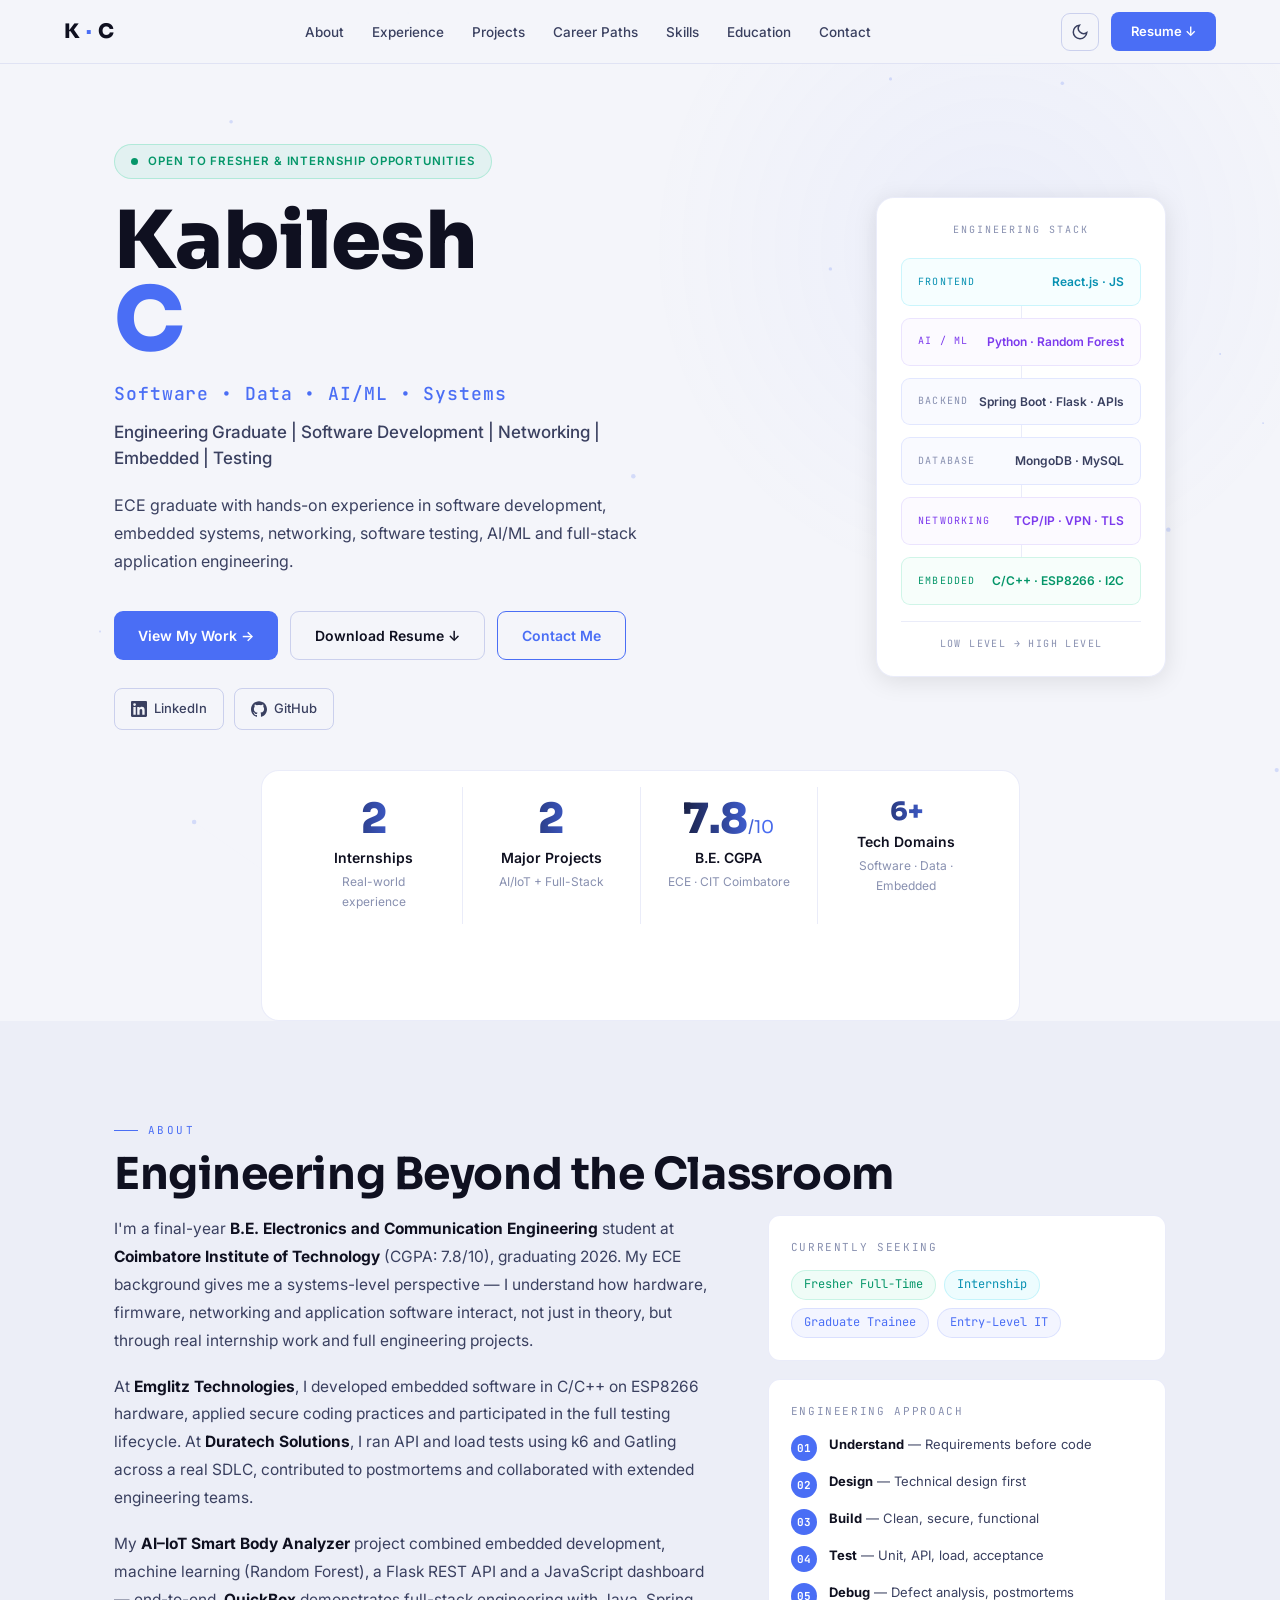
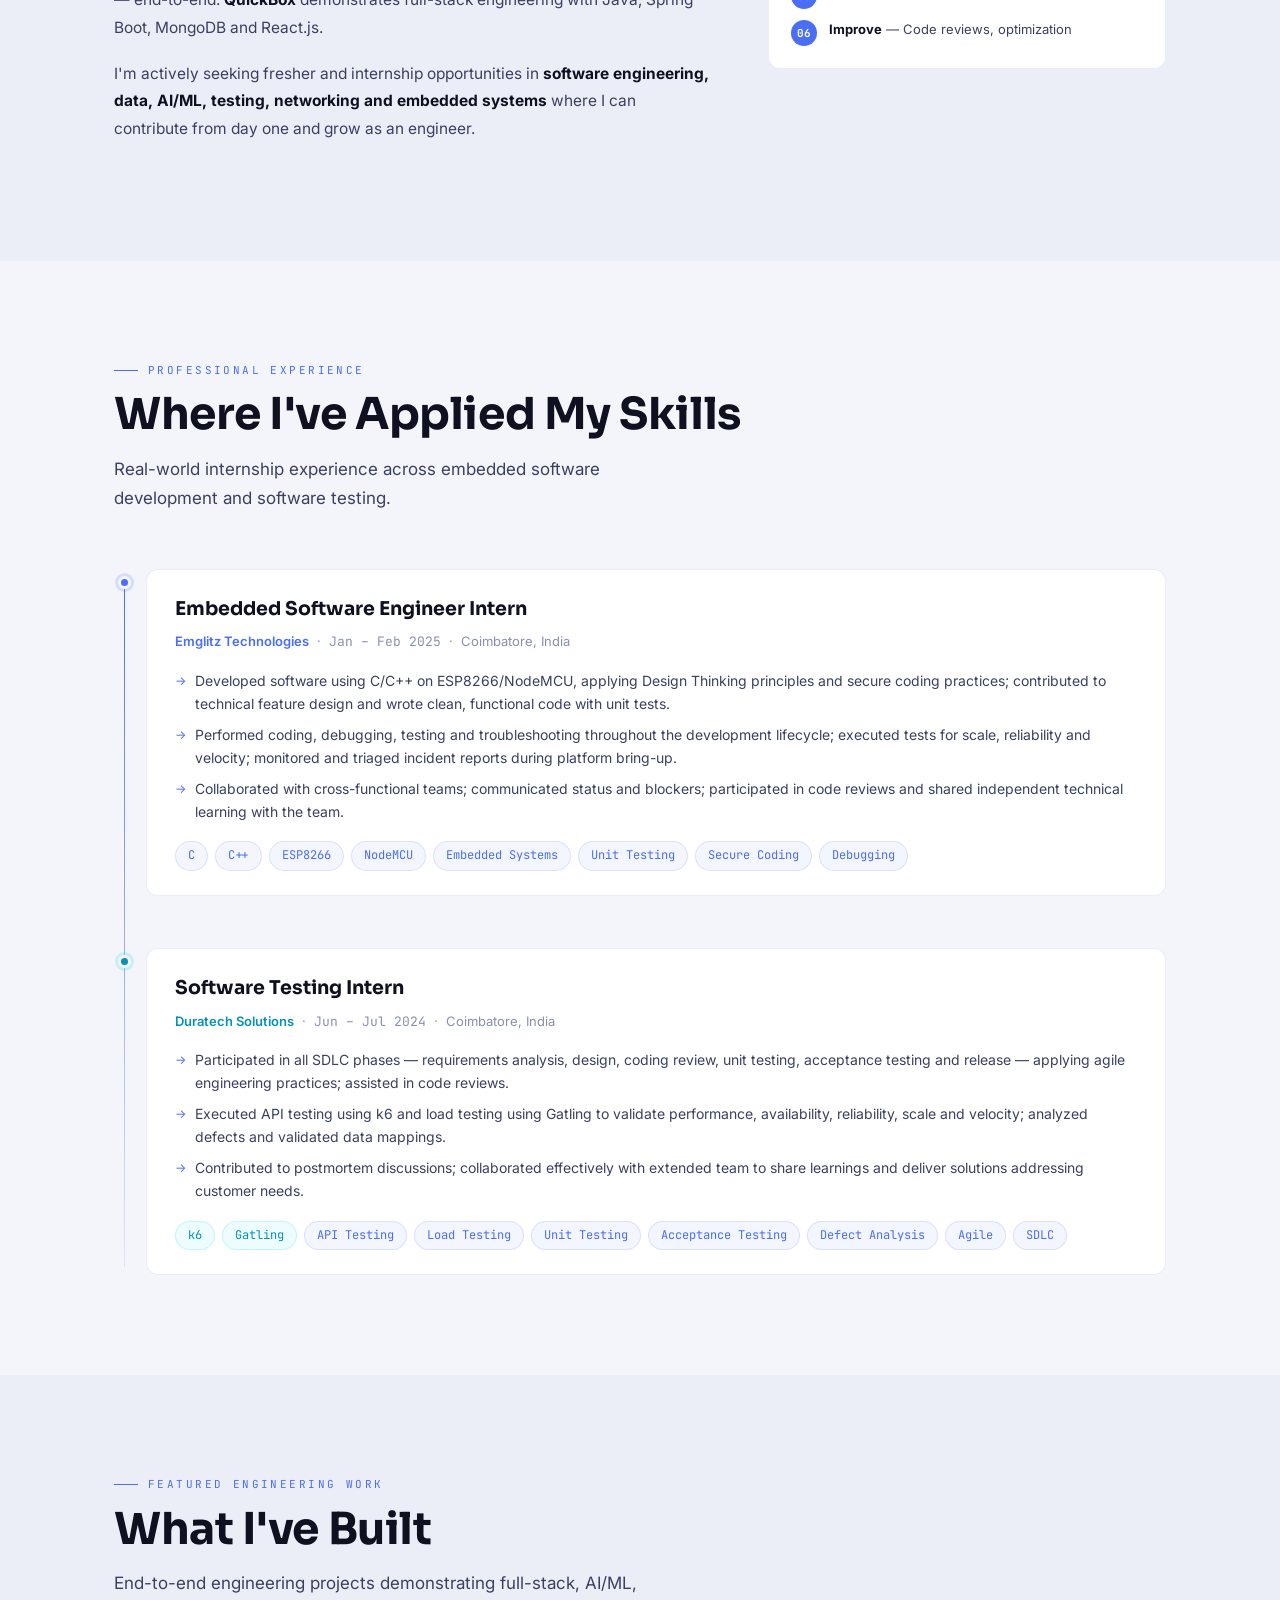
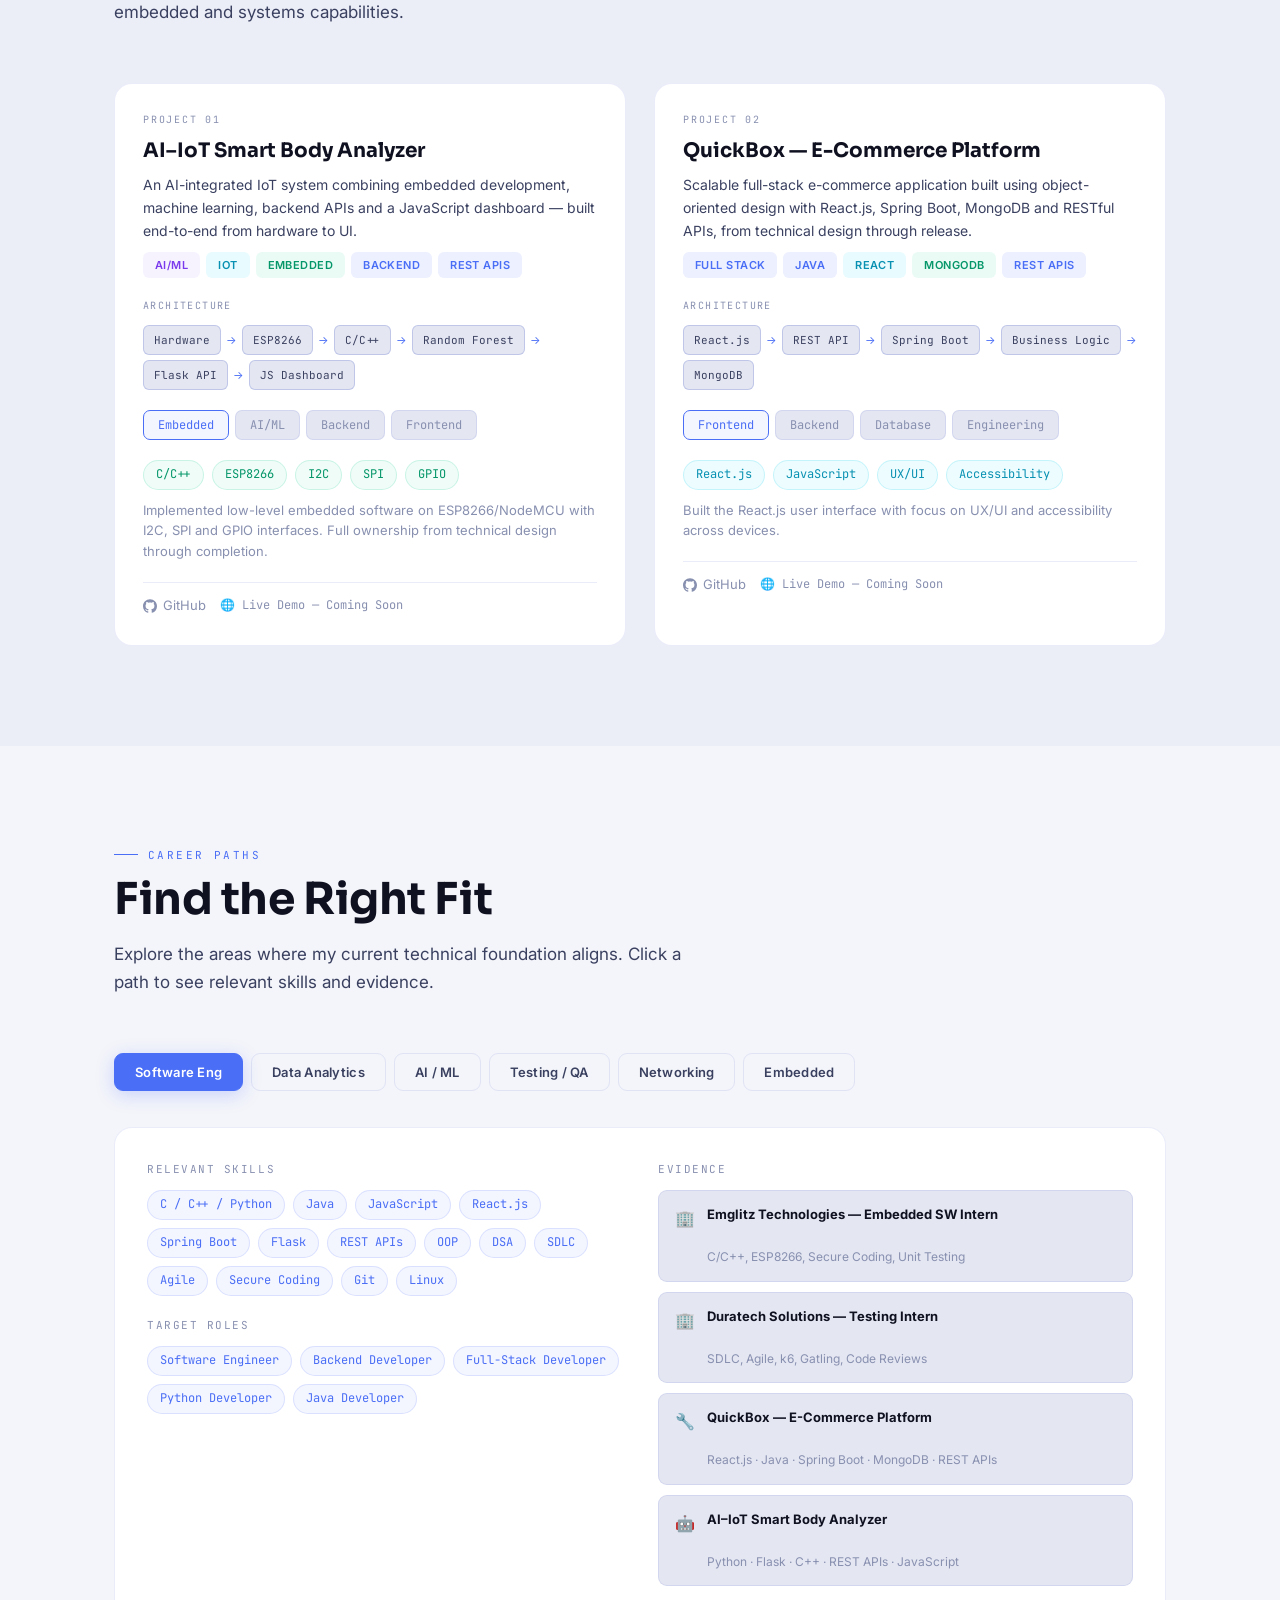
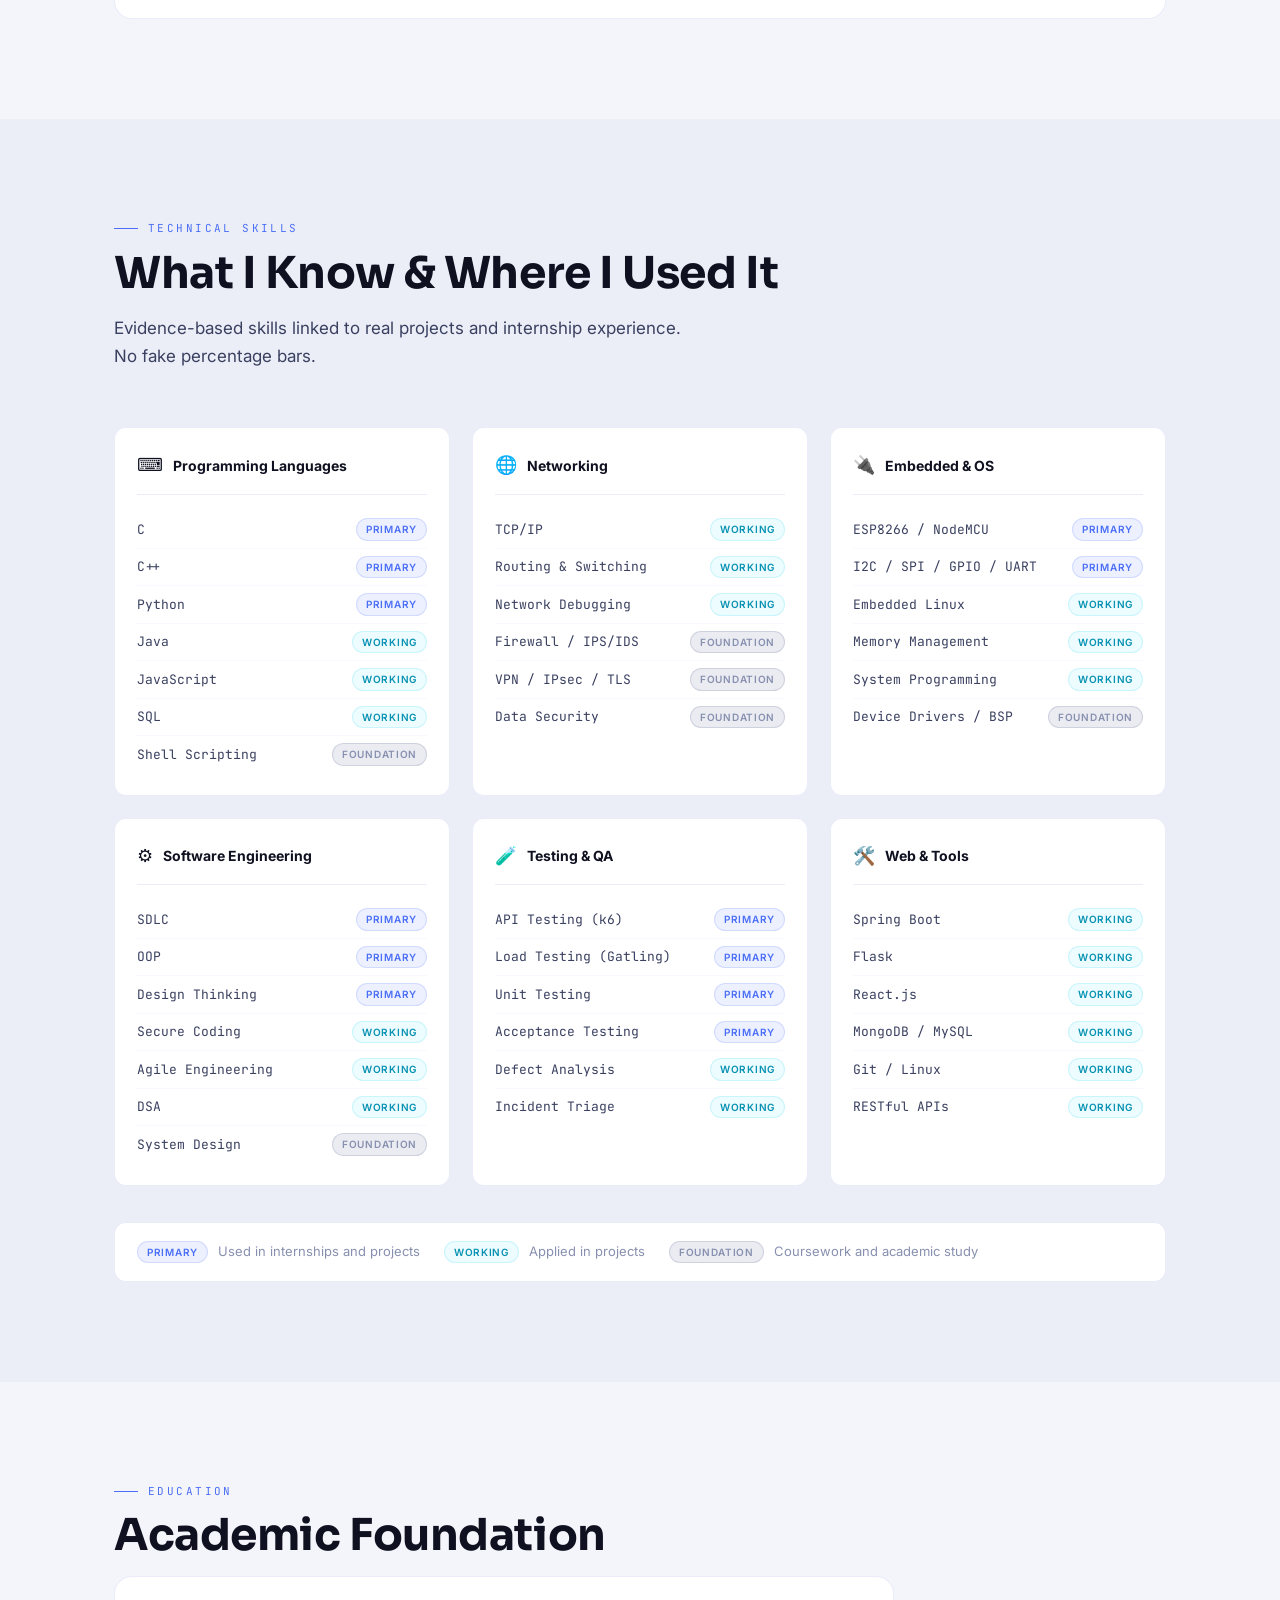
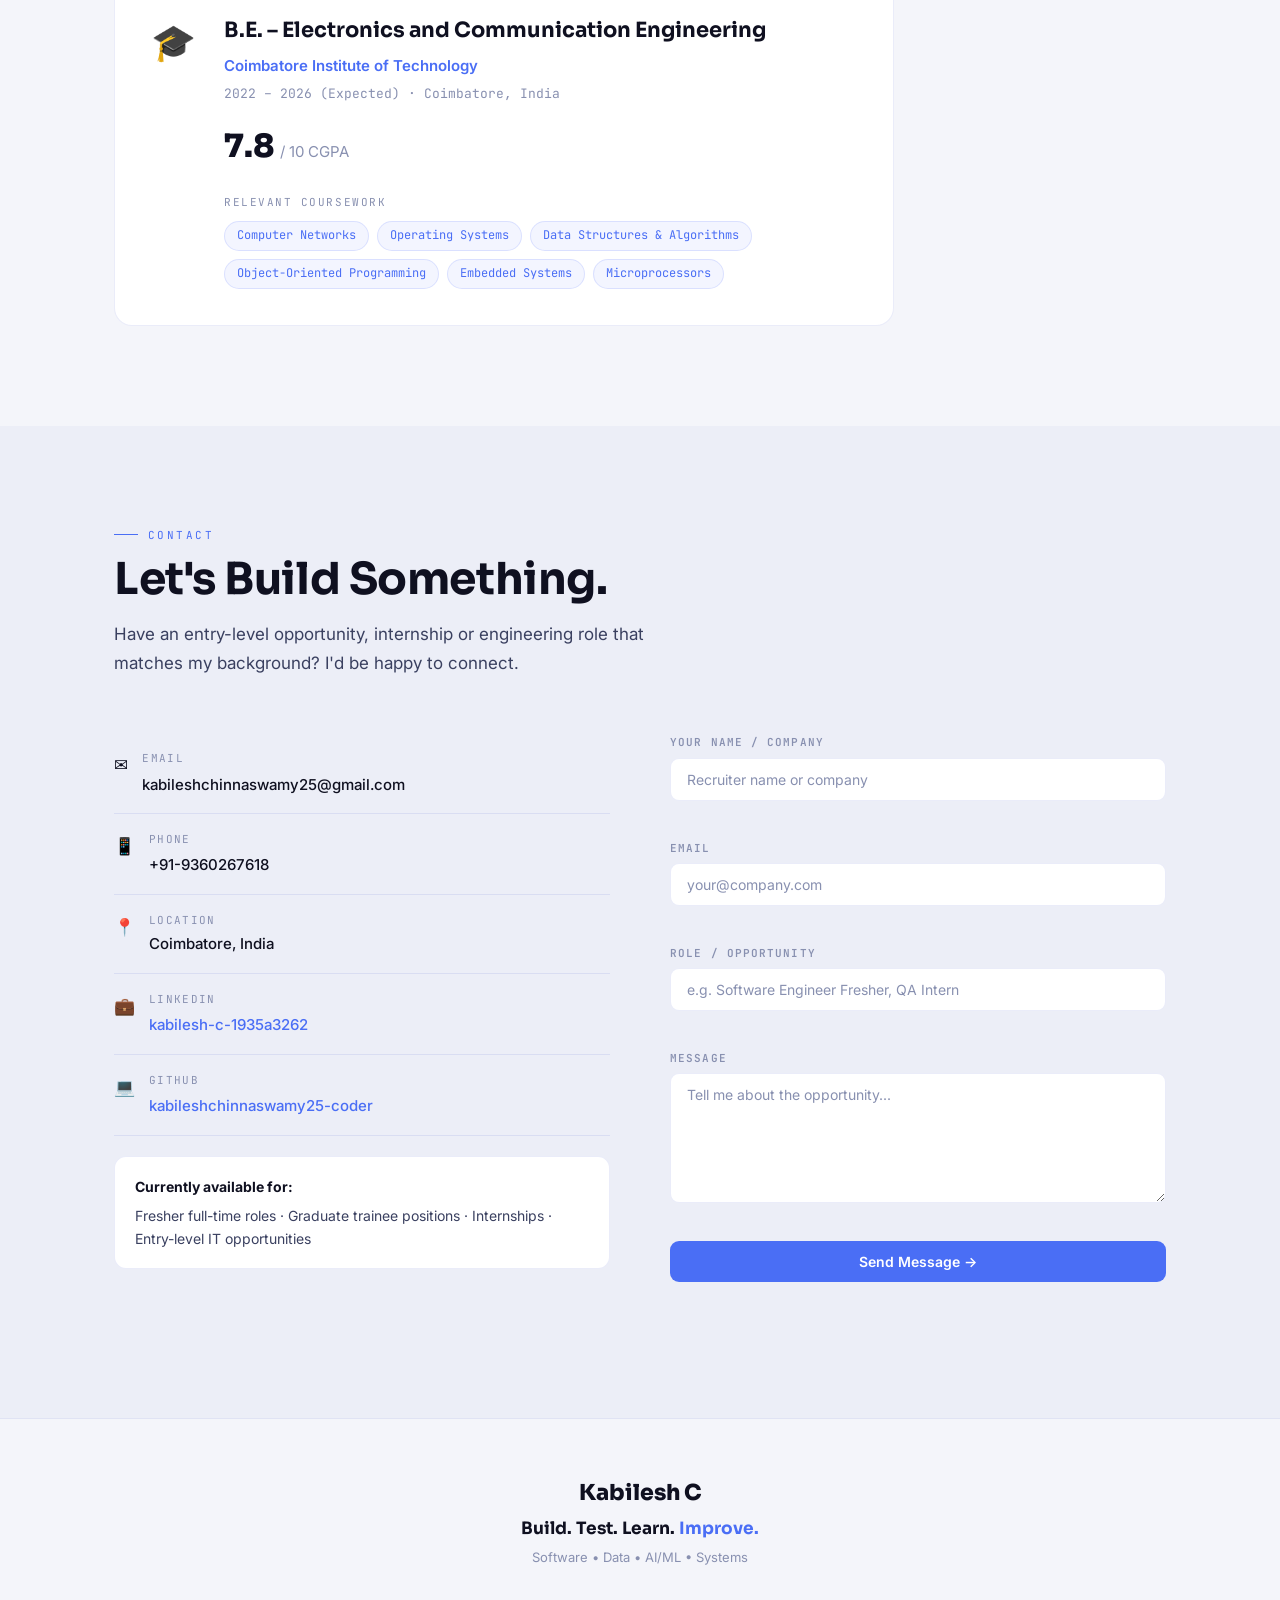
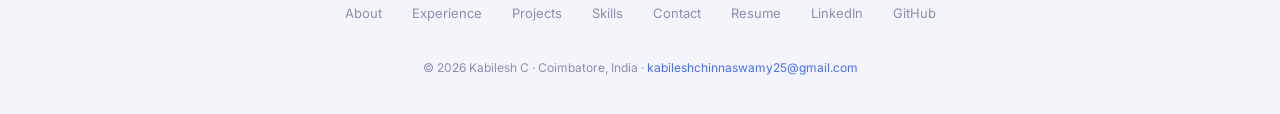
<file: portfolio/index.html>
<!DOCTYPE html>
<html lang="en" data-theme="dark">
<head>
  <meta charset="UTF-8" />
  <meta name="viewport" content="width=device-width, initial-scale=1.0" />
  <title>Kabilesh C | Software • Data • AI/ML • Systems</title>
  <meta name="description" content="Kabilesh C — Engineering graduate with hands-on experience in software development, AI/ML, embedded systems, testing and networking. Open to fresher and internship opportunities." />
  <meta name="keywords" content="Kabilesh C, Software Engineer Fresher, Python Developer Fresher, Java Developer Fresher, Backend Developer Fresher, Full Stack Developer Fresher, Data Analyst Fresher, AI ML Fresher, QA Engineer Fresher, Embedded Software Engineer Fresher, Network Engineer Fresher, Software Engineer Coimbatore, ECE Software Engineer" />
  <meta property="og:title" content="Kabilesh C | Software • Data • AI/ML • Systems" />
  <meta property="og:description" content="Engineering graduate with hands-on experience in software development, AI/ML, embedded systems, testing and networking." />
  <meta property="og:type" content="website" />
  <meta name="theme-color" content="#0a0c10" />
  <link rel="preconnect" href="https://fonts.googleapis.com" />
  <link rel="preconnect" href="https://fonts.gstatic.com" crossorigin />
  <link href="https://fonts.googleapis.com/css2?family=Sora:wght@300;400;600;700;800&family=Inter:wght@300;400;500;600&family=JetBrains+Mono:wght@400;500&display=swap" rel="stylesheet" />
  <link rel="stylesheet" href="css/style.css" />
  <link rel="stylesheet" href="css/animations.css" />
  <link rel="stylesheet" href="css/responsive.css" />
</head>
<body>

  <!-- BACKGROUND CANVAS -->
  <canvas id="bgCanvas" aria-hidden="true"></canvas>

  <!-- CURSOR GLOW -->
  <div class="cursor-glow" id="cursorGlow" aria-hidden="true"></div>

  <!-- NAVIGATION -->
  <header>
    <nav id="navbar" role="navigation" aria-label="Main navigation">
      <div class="nav-inner">
        <a href="#hero" class="nav-logo" aria-label="Kabilesh C - Home">K <span class="dot">·</span> C</a>
        <ul class="nav-links" role="list">
          <li><a href="#about" class="nav-link">About</a></li>
          <li><a href="#experience" class="nav-link">Experience</a></li>
          <li><a href="#projects" class="nav-link">Projects</a></li>
          <li><a href="#career-paths" class="nav-link">Career Paths</a></li>
          <li><a href="#skills" class="nav-link">Skills</a></li>
          <li><a href="#education" class="nav-link">Education</a></li>
          <li><a href="#contact" class="nav-link">Contact</a></li>
        </ul>
        <div class="nav-right">
          <button class="theme-toggle" id="themeToggle" aria-label="Toggle dark/light theme" title="Toggle theme">
            <span class="theme-icon theme-icon-dark" aria-hidden="true">
              <svg width="18" height="18" viewBox="0 0 24 24" fill="none" stroke="currentColor" stroke-width="2"><circle cx="12" cy="12" r="5"/><path d="M12 1v2M12 21v2M4.22 4.22l1.42 1.42M18.36 18.36l1.42 1.42M1 12h2M21 12h2M4.22 19.78l1.42-1.42M18.36 5.64l1.42-1.42"/></svg>
            </span>
            <span class="theme-icon theme-icon-light" aria-hidden="true">
              <svg width="18" height="18" viewBox="0 0 24 24" fill="none" stroke="currentColor" stroke-width="2"><path d="M21 12.79A9 9 0 1 1 11.21 3 7 7 0 0 0 21 12.79z"/></svg>
            </span>
          </button>
          <a href="resume/Kabilesh_C_Resume.pdf" download="Kabilesh_C_Resume.pdf" class="btn btn-resume" aria-label="Download Resume PDF">Resume ↓</a>
          <button class="nav-hamburger" id="hamburger" aria-label="Open mobile menu" aria-expanded="false" aria-controls="mobileMenu">
            <span></span><span></span><span></span>
          </button>
        </div>
      </div>
    </nav>
  </header>

  <!-- MOBILE MENU -->
  <div class="mobile-menu" id="mobileMenu" role="dialog" aria-label="Mobile navigation" aria-hidden="true">
    <div class="mobile-menu-inner">
      <ul role="list">
        <li><a href="#about" class="mobile-link">About</a></li>
        <li><a href="#experience" class="mobile-link">Experience</a></li>
        <li><a href="#projects" class="mobile-link">Projects</a></li>
        <li><a href="#career-paths" class="mobile-link">Career Paths</a></li>
        <li><a href="#skills" class="mobile-link">Skills</a></li>
        <li><a href="#education" class="mobile-link">Education</a></li>
        <li><a href="#contact" class="mobile-link">Contact</a></li>
      </ul>
      <a href="resume/Kabilesh_C_Resume.pdf" download="Kabilesh_C_Resume.pdf" class="btn btn-primary mobile-resume">Download Resume ↓</a>
    </div>
  </div>

  <main>

    <!-- ===================== HERO ===================== -->
    <section id="hero" aria-label="Introduction">
      <div class="hero-container">
        <div class="hero-left">
          <div class="hero-badge reveal-up" aria-label="Open to opportunities">
            <span class="badge-dot" aria-hidden="true"></span>
            Open to Fresher &amp; Internship Opportunities
          </div>
          <h1 class="hero-name reveal-up" style="--delay:0.1s">
            <span class="name-first">Kabilesh</span>
            <span class="name-last">C</span>
          </h1>
          <p class="hero-domains reveal-up" style="--delay:0.2s">Software • Data • AI/ML • Systems</p>
          <p class="hero-title reveal-up" style="--delay:0.25s">Engineering Graduate | Software Development | Networking | Embedded | Testing</p>
          <p class="hero-desc reveal-up" style="--delay:0.3s">ECE graduate with hands-on experience in software development, embedded systems, networking, software testing, AI/ML and full-stack application engineering.</p>
          <div class="hero-ctas reveal-up" style="--delay:0.35s">
            <a href="#projects" class="btn btn-primary magnetic">View My Work →</a>
            <a href="resume/Kabilesh_C_Resume.pdf" download="Kabilesh_C_Resume.pdf" class="btn btn-ghost magnetic">Download Resume ↓</a>
            <a href="#contact" class="btn btn-outline magnetic">Contact Me</a>
          </div>
          <div class="hero-socials reveal-up" style="--delay:0.4s">
            <a href="https://www.linkedin.com/in/kabilesh-c-1935a3262" target="_blank" rel="noopener noreferrer" class="social-btn" aria-label="LinkedIn Profile">
              <svg width="16" height="16" viewBox="0 0 24 24" fill="currentColor" aria-hidden="true"><path d="M20.447 20.452h-3.554v-5.569c0-1.328-.027-3.037-1.852-3.037-1.853 0-2.136 1.445-2.136 2.939v5.667H9.351V9h3.414v1.561h.046c.477-.9 1.637-1.85 3.37-1.85 3.601 0 4.267 2.37 4.267 5.455v6.286zM5.337 7.433a2.062 2.062 0 01-2.063-2.065 2.064 2.064 0 112.063 2.065zm1.782 13.019H3.555V9h3.564v11.452zM22.225 0H1.771C.792 0 0 .774 0 1.729v20.542C0 23.227.792 24 1.771 24h20.451C23.2 24 24 23.227 24 22.271V1.729C24 .774 23.2 0 22.222 0h.003z"/></svg>
              LinkedIn
            </a>
            <a href="https://github.com/kabileshchinnaswamy25-coder" target="_blank" rel="noopener noreferrer" class="social-btn" aria-label="GitHub Profile">
              <svg width="16" height="16" viewBox="0 0 24 24" fill="currentColor" aria-hidden="true"><path d="M12 .297c-6.63 0-12 5.373-12 12 0 5.303 3.438 9.8 8.205 11.385.6.113.82-.258.82-.577 0-.285-.01-1.04-.015-2.04-3.338.724-4.042-1.61-4.042-1.61C4.422 18.07 3.633 17.7 3.633 17.7c-1.087-.744.084-.729.084-.729 1.205.084 1.838 1.236 1.838 1.236 1.07 1.835 2.809 1.305 3.495.998.108-.776.417-1.305.76-1.605-2.665-.3-5.466-1.332-5.466-5.93 0-1.31.465-2.38 1.235-3.22-.135-.303-.54-1.523.105-3.176 0 0 1.005-.322 3.3 1.23.96-.267 1.98-.399 3-.405 1.02.006 2.04.138 3 .405 2.28-1.552 3.285-1.23 3.285-1.23.645 1.653.24 2.873.12 3.176.765.84 1.23 1.91 1.23 3.22 0 4.61-2.805 5.625-5.475 5.92.42.36.81 1.096.81 2.22 0 1.606-.015 2.896-.015 3.286 0 .315.21.69.825.57C20.565 22.092 24 17.592 24 12.297c0-6.627-5.373-12-12-12"/></svg>
              GitHub
            </a>
          </div>
        </div>
        <div class="hero-right reveal-right" style="--delay:0.2s" aria-hidden="true">
          <div class="stack-visual">
            <div class="stack-label">ENGINEERING STACK</div>
            <div class="stack-layers">
              <div class="stack-row cyan">
                <span class="stack-tier">FRONTEND</span>
                <span class="stack-tech">React.js · JS</span>
              </div>
              <div class="stack-connector"></div>
              <div class="stack-row purple">
                <span class="stack-tier">AI / ML</span>
                <span class="stack-tech">Python · Random Forest</span>
              </div>
              <div class="stack-connector"></div>
              <div class="stack-row blue">
                <span class="stack-tier">BACKEND</span>
                <span class="stack-tech">Spring Boot · Flask · APIs</span>
              </div>
              <div class="stack-connector"></div>
              <div class="stack-row blue">
                <span class="stack-tier">DATABASE</span>
                <span class="stack-tech">MongoDB · MySQL</span>
              </div>
              <div class="stack-connector"></div>
              <div class="stack-row purple">
                <span class="stack-tier">NETWORKING</span>
                <span class="stack-tech">TCP/IP · VPN · TLS</span>
              </div>
              <div class="stack-connector"></div>
              <div class="stack-row green">
                <span class="stack-tier">EMBEDDED</span>
                <span class="stack-tech">C/C++ · ESP8266 · I2C</span>
              </div>
            </div>
            <div class="stack-footer">LOW LEVEL → HIGH LEVEL</div>
          </div>
        </div>
      </div>
      <!-- Credibility Row -->
      <div class="credibility-row">
        <div class="cred-item reveal-up" style="--delay:0.05s">
          <div class="cred-num">2</div>
          <div class="cred-label">Internships</div>
          <div class="cred-sub">Real-world experience</div>
        </div>
        <div class="cred-divider" aria-hidden="true"></div>
        <div class="cred-item reveal-up" style="--delay:0.1s">
          <div class="cred-num">2</div>
          <div class="cred-label">Major Projects</div>
          <div class="cred-sub">AI/IoT + Full-Stack</div>
        </div>
        <div class="cred-divider" aria-hidden="true"></div>
        <div class="cred-item reveal-up" style="--delay:0.15s">
          <div class="cred-num">7.8<span class="cred-denom">/10</span></div>
          <div class="cred-label">B.E. CGPA</div>
          <div class="cred-sub">ECE · CIT Coimbatore</div>
        </div>
        <div class="cred-divider" aria-hidden="true"></div>
        <div class="cred-item reveal-up" style="--delay:0.2s">
          <div class="cred-num" style="font-size:1.6rem">6+</div>
          <div class="cred-label">Tech Domains</div>
          <div class="cred-sub">Software · Data · Embedded</div>
        </div>
      </div>
    </section>

    <!-- ===================== ABOUT ===================== -->
    <section id="about" aria-labelledby="about-heading">
      <div class="section-container">
        <div class="section-eyebrow reveal-up">About</div>
        <h2 class="section-title reveal-up" id="about-heading">Engineering Beyond the Classroom</h2>
        <div class="about-grid">
          <div class="about-text">
            <p class="reveal-up" style="--delay:0.05s">I'm a final-year <strong>B.E. Electronics and Communication Engineering</strong> student at <strong>Coimbatore Institute of Technology</strong> (CGPA: 7.8/10), graduating 2026. My ECE background gives me a systems-level perspective — I understand how hardware, firmware, networking and application software interact, not just in theory, but through real internship work and full engineering projects.</p>
            <p class="reveal-up" style="--delay:0.1s">At <strong>Emglitz Technologies</strong>, I developed embedded software in C/C++ on ESP8266 hardware, applied secure coding practices and participated in the full testing lifecycle. At <strong>Duratech Solutions</strong>, I ran API and load tests using k6 and Gatling across a real SDLC, contributed to postmortems and collaborated with extended engineering teams.</p>
            <p class="reveal-up" style="--delay:0.15s">My <strong>AI–IoT Smart Body Analyzer</strong> project combined embedded development, machine learning (Random Forest), a Flask REST API and a JavaScript dashboard — end-to-end. <strong>QuickBox</strong> demonstrates full-stack engineering with Java, Spring Boot, MongoDB and React.js.</p>
            <p class="reveal-up" style="--delay:0.2s">I'm actively seeking fresher and internship opportunities in <strong>software engineering, data, AI/ML, testing, networking and embedded systems</strong> where I can contribute from day one and grow as an engineer.</p>
          </div>
          <div class="about-aside">
            <div class="aside-card reveal-up" style="--delay:0.1s">
              <div class="aside-card-title">Currently Seeking</div>
              <div class="tags-wrap">
                <span class="tag tag-green">Fresher Full-Time</span>
                <span class="tag tag-cyan">Internship</span>
                <span class="tag tag-default">Graduate Trainee</span>
                <span class="tag tag-default">Entry-Level IT</span>
              </div>
            </div>
            <div class="aside-card reveal-up" style="--delay:0.15s">
              <div class="aside-card-title">Engineering Approach</div>
              <div class="method-list">
                <div class="method-item"><span class="method-step">01</span><div><strong>Understand</strong> — Requirements before code</div></div>
                <div class="method-item"><span class="method-step">02</span><div><strong>Design</strong> — Technical design first</div></div>
                <div class="method-item"><span class="method-step">03</span><div><strong>Build</strong> — Clean, secure, functional</div></div>
                <div class="method-item"><span class="method-step">04</span><div><strong>Test</strong> — Unit, API, load, acceptance</div></div>
                <div class="method-item"><span class="method-step">05</span><div><strong>Debug</strong> — Defect analysis, postmortems</div></div>
                <div class="method-item"><span class="method-step">06</span><div><strong>Improve</strong> — Code reviews, optimization</div></div>
              </div>
            </div>
          </div>
        </div>
      </div>
    </section>

    <!-- ===================== EXPERIENCE ===================== -->
    <section id="experience" aria-labelledby="experience-heading">
      <div class="section-container">
        <div class="section-eyebrow reveal-up">Professional Experience</div>
        <h2 class="section-title reveal-up" id="experience-heading">Where I've Applied My Skills</h2>
        <p class="section-sub reveal-up">Real-world internship experience across embedded software development and software testing.</p>
        <div class="timeline">

          <article class="timeline-item reveal-up" style="--delay:0.05s">
            <div class="timeline-dot" aria-hidden="true"></div>
            <div class="timeline-body">
              <div class="timeline-header">
                <div>
                  <h3 class="timeline-role">Embedded Software Engineer Intern</h3>
                  <div class="timeline-meta">
                    <span class="timeline-company">Emglitz Technologies</span>
                    <span class="timeline-sep" aria-hidden="true">·</span>
                    <time class="timeline-period">Jan – Feb 2025</time>
                    <span class="timeline-sep" aria-hidden="true">·</span>
                    <span class="timeline-location">Coimbatore, India</span>
                  </div>
                </div>
              </div>
              <ul class="timeline-list" role="list">
                <li>Developed software using C/C++ on ESP8266/NodeMCU, applying Design Thinking principles and secure coding practices; contributed to technical feature design and wrote clean, functional code with unit tests.</li>
                <li>Performed coding, debugging, testing and troubleshooting throughout the development lifecycle; executed tests for scale, reliability and velocity; monitored and triaged incident reports during platform bring-up.</li>
                <li>Collaborated with cross-functional teams; communicated status and blockers; participated in code reviews and shared independent technical learning with the team.</li>
              </ul>
              <div class="tech-tags" role="list" aria-label="Technologies used">
                <span class="tag tag-default" role="listitem">C</span>
                <span class="tag tag-default" role="listitem">C++</span>
                <span class="tag tag-default" role="listitem">ESP8266</span>
                <span class="tag tag-default" role="listitem">NodeMCU</span>
                <span class="tag tag-default" role="listitem">Embedded Systems</span>
                <span class="tag tag-default" role="listitem">Unit Testing</span>
                <span class="tag tag-default" role="listitem">Secure Coding</span>
                <span class="tag tag-default" role="listitem">Debugging</span>
              </div>
            </div>
          </article>

          <article class="timeline-item reveal-up" style="--delay:0.1s">
            <div class="timeline-dot timeline-dot-cyan" aria-hidden="true"></div>
            <div class="timeline-body">
              <div class="timeline-header">
                <div>
                  <h3 class="timeline-role">Software Testing Intern</h3>
                  <div class="timeline-meta">
                    <span class="timeline-company timeline-company-cyan">Duratech Solutions</span>
                    <span class="timeline-sep" aria-hidden="true">·</span>
                    <time class="timeline-period">Jun – Jul 2024</time>
                    <span class="timeline-sep" aria-hidden="true">·</span>
                    <span class="timeline-location">Coimbatore, India</span>
                  </div>
                </div>
              </div>
              <ul class="timeline-list" role="list">
                <li>Participated in all SDLC phases — requirements analysis, design, coding review, unit testing, acceptance testing and release — applying agile engineering practices; assisted in code reviews.</li>
                <li>Executed API testing using k6 and load testing using Gatling to validate performance, availability, reliability, scale and velocity; analyzed defects and validated data mappings.</li>
                <li>Contributed to postmortem discussions; collaborated effectively with extended team to share learnings and deliver solutions addressing customer needs.</li>
              </ul>
              <div class="tech-tags" role="list" aria-label="Technologies used">
                <span class="tag tag-cyan" role="listitem">k6</span>
                <span class="tag tag-cyan" role="listitem">Gatling</span>
                <span class="tag tag-default" role="listitem">API Testing</span>
                <span class="tag tag-default" role="listitem">Load Testing</span>
                <span class="tag tag-default" role="listitem">Unit Testing</span>
                <span class="tag tag-default" role="listitem">Acceptance Testing</span>
                <span class="tag tag-default" role="listitem">Defect Analysis</span>
                <span class="tag tag-default" role="listitem">Agile</span>
                <span class="tag tag-default" role="listitem">SDLC</span>
              </div>
            </div>
          </article>

        </div>
      </div>
    </section>

    <!-- ===================== PROJECTS ===================== -->
    <section id="projects" aria-labelledby="projects-heading">
      <div class="section-container">
        <div class="section-eyebrow reveal-up">Featured Engineering Work</div>
        <h2 class="section-title reveal-up" id="projects-heading">What I've Built</h2>
        <p class="section-sub reveal-up">End-to-end engineering projects demonstrating full-stack, AI/ML, embedded and systems capabilities.</p>
        <div class="projects-grid">

          <article class="project-card reveal-up" style="--delay:0.05s">
            <div class="project-card-inner">
              <div class="project-top">
                <div class="project-index" aria-hidden="true">PROJECT 01</div>
                <h3 class="project-name">AI–IoT Smart Body Analyzer</h3>
                <p class="project-desc">An AI-integrated IoT system combining embedded development, machine learning, backend APIs and a JavaScript dashboard — built end-to-end from hardware to UI.</p>
                <div class="project-badges" role="list" aria-label="Project domain badges">
                  <span class="badge badge-purple" role="listitem">AI/ML</span>
                  <span class="badge badge-cyan" role="listitem">IoT</span>
                  <span class="badge badge-green" role="listitem">Embedded</span>
                  <span class="badge badge-blue" role="listitem">Backend</span>
                  <span class="badge badge-blue" role="listitem">REST APIs</span>
                </div>
              </div>
              <div class="project-arch">
                <div class="arch-label" aria-label="System architecture flow">Architecture</div>
                <div class="arch-flow" role="list">
                  <span class="arch-node" role="listitem">Hardware</span>
                  <span class="arch-arr" aria-hidden="true">→</span>
                  <span class="arch-node" role="listitem">ESP8266</span>
                  <span class="arch-arr" aria-hidden="true">→</span>
                  <span class="arch-node" role="listitem">C/C++</span>
                  <span class="arch-arr" aria-hidden="true">→</span>
                  <span class="arch-node" role="listitem">Random Forest</span>
                  <span class="arch-arr" aria-hidden="true">→</span>
                  <span class="arch-node" role="listitem">Flask API</span>
                  <span class="arch-arr" aria-hidden="true">→</span>
                  <span class="arch-node" role="listitem">JS Dashboard</span>
                </div>
              </div>
              <div class="project-view-tabs" role="tablist" aria-label="Project layer views">
                <button class="view-tab active" role="tab" aria-selected="true" data-target="p1-embedded">Embedded</button>
                <button class="view-tab" role="tab" aria-selected="false" data-target="p1-aiml">AI/ML</button>
                <button class="view-tab" role="tab" aria-selected="false" data-target="p1-backend">Backend</button>
                <button class="view-tab" role="tab" aria-selected="false" data-target="p1-frontend">Frontend</button>
              </div>
              <div class="project-view-panel active" id="p1-embedded" role="tabpanel">
                <div class="tags-wrap"><span class="tag tag-green">C/C++</span><span class="tag tag-green">ESP8266</span><span class="tag tag-green">I2C</span><span class="tag tag-green">SPI</span><span class="tag tag-green">GPIO</span></div>
                <p class="view-desc">Implemented low-level embedded software on ESP8266/NodeMCU with I2C, SPI and GPIO interfaces. Full ownership from technical design through completion.</p>
              </div>
              <div class="project-view-panel" id="p1-aiml" role="tabpanel" hidden>
                <div class="tags-wrap"><span class="tag tag-purple">Python</span><span class="tag tag-purple">Random Forest</span><span class="tag tag-purple">Data Processing</span></div>
                <p class="view-desc">Integrated Random Forest classification model. Built a data processing pipeline from raw IoT sensor input through ML-based prediction output.</p>
              </div>
              <div class="project-view-panel" id="p1-backend" role="tabpanel" hidden>
                <div class="tags-wrap"><span class="tag tag-blue">Flask</span><span class="tag tag-blue">REST APIs</span><span class="tag tag-blue">Python</span></div>
                <p class="view-desc">Built Flask REST API layer connecting the ML model to the frontend. Handled complete request/response lifecycle and API design.</p>
              </div>
              <div class="project-view-panel" id="p1-frontend" role="tabpanel" hidden>
                <div class="tags-wrap"><span class="tag tag-cyan">JavaScript</span><span class="tag tag-cyan">Dashboard</span><span class="tag tag-cyan">REST Integration</span></div>
                <p class="view-desc">Built a JavaScript dashboard consuming the Flask REST API, displaying real-time IoT data and ML predictions.</p>
              </div>
              <div class="project-links">
                <a href="https://github.com/kabileshchinnaswamy25-coder" target="_blank" rel="noopener noreferrer" class="project-link">
                  <svg width="14" height="14" viewBox="0 0 24 24" fill="currentColor" aria-hidden="true"><path d="M12 .297c-6.63 0-12 5.373-12 12 0 5.303 3.438 9.8 8.205 11.385.6.113.82-.258.82-.577 0-.285-.01-1.04-.015-2.04-3.338.724-4.042-1.61-4.042-1.61C4.422 18.07 3.633 17.7 3.633 17.7c-1.087-.744.084-.729.084-.729 1.205.084 1.838 1.236 1.838 1.236 1.07 1.835 2.809 1.305 3.495.998.108-.776.417-1.305.76-1.605-2.665-.3-5.466-1.332-5.466-5.93 0-1.31.465-2.38 1.235-3.22-.135-.303-.54-1.523.105-3.176 0 0 1.005-.322 3.3 1.23.96-.267 1.98-.399 3-.405 1.02.006 2.04.138 3 .405 2.28-1.552 3.285-1.23 3.285-1.23.645 1.653.24 2.873.12 3.176.765.84 1.23 1.91 1.23 3.22 0 4.61-2.805 5.625-5.475 5.92.42.36.81 1.096.81 2.22 0 1.606-.015 2.896-.015 3.286 0 .315.21.69.825.57C20.565 22.092 24 17.592 24 12.297c0-6.627-5.373-12-12-12"/></svg>
                  GitHub
                </a>
                <span class="project-link-placeholder">🌐 Live Demo — Coming Soon</span>
              </div>
            </div>
          </article>

          <article class="project-card reveal-up" style="--delay:0.1s">
            <div class="project-card-inner">
              <div class="project-top">
                <div class="project-index" aria-hidden="true">PROJECT 02</div>
                <h3 class="project-name">QuickBox — E-Commerce Platform</h3>
                <p class="project-desc">Scalable full-stack e-commerce application built using object-oriented design with React.js, Spring Boot, MongoDB and RESTful APIs, from technical design through release.</p>
                <div class="project-badges" role="list">
                  <span class="badge badge-blue" role="listitem">Full Stack</span>
                  <span class="badge badge-blue" role="listitem">Java</span>
                  <span class="badge badge-cyan" role="listitem">React</span>
                  <span class="badge badge-green" role="listitem">MongoDB</span>
                  <span class="badge badge-blue" role="listitem">REST APIs</span>
                </div>
              </div>
              <div class="project-arch">
                <div class="arch-label">Architecture</div>
                <div class="arch-flow" role="list">
                  <span class="arch-node" role="listitem">React.js</span>
                  <span class="arch-arr" aria-hidden="true">→</span>
                  <span class="arch-node" role="listitem">REST API</span>
                  <span class="arch-arr" aria-hidden="true">→</span>
                  <span class="arch-node" role="listitem">Spring Boot</span>
                  <span class="arch-arr" aria-hidden="true">→</span>
                  <span class="arch-node" role="listitem">Business Logic</span>
                  <span class="arch-arr" aria-hidden="true">→</span>
                  <span class="arch-node" role="listitem">MongoDB</span>
                </div>
              </div>
              <div class="project-view-tabs" role="tablist">
                <button class="view-tab active" role="tab" aria-selected="true" data-target="p2-frontend">Frontend</button>
                <button class="view-tab" role="tab" aria-selected="false" data-target="p2-backend">Backend</button>
                <button class="view-tab" role="tab" aria-selected="false" data-target="p2-db">Database</button>
                <button class="view-tab" role="tab" aria-selected="false" data-target="p2-eng">Engineering</button>
              </div>
              <div class="project-view-panel active" id="p2-frontend" role="tabpanel">
                <div class="tags-wrap"><span class="tag tag-cyan">React.js</span><span class="tag tag-cyan">JavaScript</span><span class="tag tag-cyan">UX/UI</span><span class="tag tag-cyan">Accessibility</span></div>
                <p class="view-desc">Built the React.js user interface with focus on UX/UI and accessibility across devices.</p>
              </div>
              <div class="project-view-panel" id="p2-backend" role="tabpanel" hidden>
                <div class="tags-wrap"><span class="tag tag-blue">Java</span><span class="tag tag-blue">Spring Boot</span><span class="tag tag-blue">REST APIs</span><span class="tag tag-blue">OOP</span></div>
                <p class="view-desc">Implemented Java/Spring Boot backend using object-oriented design with RESTful API endpoints consumed by the React frontend.</p>
              </div>
              <div class="project-view-panel" id="p2-db" role="tabpanel" hidden>
                <div class="tags-wrap"><span class="tag tag-green">MongoDB</span><span class="tag tag-green">NoSQL</span><span class="tag tag-green">Data Modeling</span></div>
                <p class="view-desc">Designed and integrated MongoDB for scalable persistent data storage in a full-stack context.</p>
              </div>
              <div class="project-view-panel" id="p2-eng" role="tabpanel" hidden>
                <div class="tags-wrap"><span class="tag tag-default">OOP</span><span class="tag tag-default">Unit Testing</span><span class="tag tag-default">Debugging</span><span class="tag tag-default">Code Reviews</span></div>
                <p class="view-desc">Applied software engineering best practices: clean functional code, unit tests, end-to-end debugging from design through release.</p>
              </div>
              <div class="project-links">
                <a href="https://github.com/kabileshchinnaswamy25-coder" target="_blank" rel="noopener noreferrer" class="project-link">
                  <svg width="14" height="14" viewBox="0 0 24 24" fill="currentColor" aria-hidden="true"><path d="M12 .297c-6.63 0-12 5.373-12 12 0 5.303 3.438 9.8 8.205 11.385.6.113.82-.258.82-.577 0-.285-.01-1.04-.015-2.04-3.338.724-4.042-1.61-4.042-1.61C4.422 18.07 3.633 17.7 3.633 17.7c-1.087-.744.084-.729.084-.729 1.205.084 1.838 1.236 1.838 1.236 1.07 1.835 2.809 1.305 3.495.998.108-.776.417-1.305.76-1.605-2.665-.3-5.466-1.332-5.466-5.93 0-1.31.465-2.38 1.235-3.22-.135-.303-.54-1.523.105-3.176 0 0 1.005-.322 3.3 1.23.96-.267 1.98-.399 3-.405 1.02.006 2.04.138 3 .405 2.28-1.552 3.285-1.23 3.285-1.23.645 1.653.24 2.873.12 3.176.765.84 1.23 1.91 1.23 3.22 0 4.61-2.805 5.625-5.475 5.92.42.36.81 1.096.81 2.22 0 1.606-.015 2.896-.015 3.286 0 .315.21.69.825.57C20.565 22.092 24 17.592 24 12.297c0-6.627-5.373-12-12-12"/></svg>
                  GitHub
                </a>
                <span class="project-link-placeholder">🌐 Live Demo — Coming Soon</span>
              </div>
            </div>
          </article>

        </div>
      </div>
    </section>

    <!-- ===================== CAREER PATHS ===================== -->
    <section id="career-paths" aria-labelledby="career-heading">
      <div class="section-container">
        <div class="section-eyebrow reveal-up">Career Paths</div>
        <h2 class="section-title reveal-up" id="career-heading">Find the Right Fit</h2>
        <p class="section-sub reveal-up">Explore the areas where my current technical foundation aligns. Click a path to see relevant skills and evidence.</p>
        <div class="role-tabs" role="tablist" aria-label="Career path tabs">
          <button class="role-tab active" role="tab" aria-selected="true" data-panel="cp-software">Software Eng</button>
          <button class="role-tab" role="tab" aria-selected="false" data-panel="cp-data">Data Analytics</button>
          <button class="role-tab" role="tab" aria-selected="false" data-panel="cp-aiml">AI / ML</button>
          <button class="role-tab" role="tab" aria-selected="false" data-panel="cp-testing">Testing / QA</button>
          <button class="role-tab" role="tab" aria-selected="false" data-panel="cp-networking">Networking</button>
          <button class="role-tab" role="tab" aria-selected="false" data-panel="cp-embedded">Embedded</button>
        </div>

        <div class="career-panel active" id="cp-software" role="tabpanel">
          <div class="career-panel-grid">
            <div>
              <div class="cp-label">Relevant Skills</div>
              <div class="tags-wrap">
                <span class="tag tag-default">C / C++ / Python</span><span class="tag tag-default">Java</span><span class="tag tag-default">JavaScript</span><span class="tag tag-default">React.js</span><span class="tag tag-default">Spring Boot</span><span class="tag tag-default">Flask</span><span class="tag tag-default">REST APIs</span><span class="tag tag-default">OOP</span><span class="tag tag-default">DSA</span><span class="tag tag-default">SDLC</span><span class="tag tag-default">Agile</span><span class="tag tag-default">Secure Coding</span><span class="tag tag-default">Git</span><span class="tag tag-default">Linux</span>
              </div>
              <div class="cp-label" style="margin-top:20px">Target Roles</div>
              <div class="tags-wrap">
                <span class="tag tag-blue">Software Engineer</span><span class="tag tag-blue">Backend Developer</span><span class="tag tag-blue">Full-Stack Developer</span><span class="tag tag-blue">Python Developer</span><span class="tag tag-blue">Java Developer</span>
              </div>
            </div>
            <div>
              <div class="cp-label">Evidence</div>
              <div class="evidence-list">
                <div class="evidence-item"><span class="evidence-icon">🏢</span><div><strong>Emglitz Technologies — Embedded SW Intern</strong><br><small>C/C++, ESP8266, Secure Coding, Unit Testing</small></div></div>
                <div class="evidence-item"><span class="evidence-icon">🏢</span><div><strong>Duratech Solutions — Testing Intern</strong><br><small>SDLC, Agile, k6, Gatling, Code Reviews</small></div></div>
                <div class="evidence-item"><span class="evidence-icon">🔧</span><div><strong>QuickBox — E-Commerce Platform</strong><br><small>React.js · Java · Spring Boot · MongoDB · REST APIs</small></div></div>
                <div class="evidence-item"><span class="evidence-icon">🤖</span><div><strong>AI–IoT Smart Body Analyzer</strong><br><small>Python · Flask · C++ · REST APIs · JavaScript</small></div></div>
              </div>
            </div>
          </div>
        </div>

        <div class="career-panel" id="cp-data" role="tabpanel" hidden>
          <div class="career-panel-grid">
            <div>
              <div class="cp-label">Relevant Foundation</div>
              <div class="tags-wrap"><span class="tag tag-default">Python</span><span class="tag tag-default">SQL</span><span class="tag tag-default">MySQL</span><span class="tag tag-default">MongoDB</span><span class="tag tag-default">Data Processing</span><span class="tag tag-default">Random Forest ML</span><span class="tag tag-default">REST APIs</span><span class="tag tag-default">JavaScript Dashboard</span></div>
              <div class="cp-label" style="margin-top:20px">Note</div>
              <p class="cp-note">Data foundation comes from the AI–IoT project. I handled data collection, processing and ML-based analysis. Not claiming professional Data Analyst experience — this is a genuine technical foundation to build on.</p>
              <div class="cp-label" style="margin-top:16px">Target Roles</div>
              <div class="tags-wrap"><span class="tag tag-blue">Data Analyst — Fresher</span><span class="tag tag-blue">Junior Data Analyst</span></div>
            </div>
            <div>
              <div class="cp-label">Data Flow (Project)</div>
              <div class="flow-diagram" aria-label="Data pipeline architecture">
                <div class="flow-node">Hardware Data Source</div>
                <div class="flow-arrow" aria-hidden="true">↓</div>
                <div class="flow-node">API Collection</div>
                <div class="flow-arrow" aria-hidden="true">↓</div>
                <div class="flow-node">Data Processing</div>
                <div class="flow-arrow" aria-hidden="true">↓</div>
                <div class="flow-node">Random Forest ML</div>
                <div class="flow-arrow" aria-hidden="true">↓</div>
                <div class="flow-node">JavaScript Dashboard</div>
              </div>
            </div>
          </div>
        </div>

        <div class="career-panel" id="cp-aiml" role="tabpanel" hidden>
          <div class="career-panel-grid">
            <div>
              <div class="cp-label">Relevant Skills</div>
              <div class="tags-wrap"><span class="tag tag-default">Python</span><span class="tag tag-default">Random Forest ML</span><span class="tag tag-default">Data Processing</span><span class="tag tag-default">Flask</span><span class="tag tag-default">REST APIs</span><span class="tag tag-default">JavaScript</span><span class="tag tag-default">ESP8266 / IoT</span></div>
              <div class="cp-label" style="margin-top:16px">Note</div>
              <p class="cp-note">Applied Random Forest for classification in the AI–IoT project. Model performance metrics not listed as I have not benchmarked against standard datasets. This is a practical ML implementation built end-to-end.</p>
              <div class="cp-label" style="margin-top:16px">Target Roles</div>
              <div class="tags-wrap"><span class="tag tag-blue">AI/ML Engineer — Fresher</span><span class="tag tag-blue">ML Developer — Fresher</span></div>
            </div>
            <div>
              <div class="cp-label">ML Architecture (AI–IoT Project)</div>
              <div class="flow-diagram">
                <div class="flow-node">IoT Sensor Data</div>
                <div class="flow-arrow" aria-hidden="true">↓</div>
                <div class="flow-node">Processing Pipeline</div>
                <div class="flow-arrow" aria-hidden="true">↓</div>
                <div class="flow-node">Random Forest Model</div>
                <div class="flow-arrow" aria-hidden="true">↓</div>
                <div class="flow-node">Prediction Output</div>
                <div class="flow-arrow" aria-hidden="true">↓</div>
                <div class="flow-node">Flask REST API</div>
                <div class="flow-arrow" aria-hidden="true">↓</div>
                <div class="flow-node">JavaScript Dashboard</div>
              </div>
            </div>
          </div>
        </div>

        <div class="career-panel" id="cp-testing" role="tabpanel" hidden>
          <div class="career-panel-grid">
            <div>
              <div class="cp-label">Relevant Skills</div>
              <div class="tags-wrap"><span class="tag tag-default">Unit Testing</span><span class="tag tag-default">Acceptance Testing</span><span class="tag tag-default">API Testing (k6)</span><span class="tag tag-default">Load Testing (Gatling)</span><span class="tag tag-default">Scale &amp; Reliability</span><span class="tag tag-default">Defect Analysis</span><span class="tag tag-default">CI</span><span class="tag tag-default">Postmortems</span><span class="tag tag-default">Incident Triage</span><span class="tag tag-default">Debugging</span></div>
              <div class="cp-label" style="margin-top:16px">Target Roles</div>
              <div class="tags-wrap"><span class="tag tag-blue">Software Test Engineer</span><span class="tag tag-blue">QA Engineer — Fresher</span><span class="tag tag-blue">QA Automation</span><span class="tag tag-blue">SDET — Fresher</span></div>
            </div>
            <div>
              <div class="cp-label">Evidence</div>
              <div class="evidence-list">
                <div class="evidence-item"><span class="evidence-icon">🏢</span><div><strong>Duratech Solutions — Testing Intern</strong><br><small>k6, Gatling, full SDLC, postmortems, defect analysis</small></div></div>
                <div class="evidence-item"><span class="evidence-icon">🏢</span><div><strong>Emglitz Technologies — Embedded SW Intern</strong><br><small>Unit testing, reliability testing, incident triage, debugging</small></div></div>
                <div class="evidence-item"><span class="evidence-icon">🔧</span><div><strong>QuickBox</strong><br><small>Unit testing, end-to-end debugging and troubleshooting</small></div></div>
              </div>
            </div>
          </div>
        </div>

        <div class="career-panel" id="cp-networking" role="tabpanel" hidden>
          <div class="career-panel-grid">
            <div>
              <div class="cp-label">Relevant Skills</div>
              <div class="tags-wrap"><span class="tag tag-default">TCP/IP</span><span class="tag tag-default">Routing &amp; Switching</span><span class="tag tag-default">Network Debugging</span><span class="tag tag-default">Firewall</span><span class="tag tag-default">IPS/IDS</span><span class="tag tag-default">VPN / IPsec</span><span class="tag tag-default">TLS</span><span class="tag tag-default">Data Security</span><span class="tag tag-default">Threat Vectors</span></div>
              <div class="cp-label" style="margin-top:16px">Note</div>
              <p class="cp-note">Networking knowledge from coursework (Computer Networks) and academic study of protocols. Not claiming professional networking employment.</p>
              <div class="cp-label" style="margin-top:16px">Target Roles</div>
              <div class="tags-wrap"><span class="tag tag-blue">Network Engineer — Fresher</span><span class="tag tag-blue">Network Support Engineer</span><span class="tag tag-blue">Systems Engineer</span></div>
            </div>
            <div>
              <div class="cp-label">Network Architecture Understanding</div>
              <div class="flow-diagram">
                <div class="flow-node">Client</div>
                <div class="flow-arrow" aria-hidden="true">↓</div>
                <div class="flow-node">Router (TCP/IP)</div>
                <div class="flow-arrow" aria-hidden="true">↓</div>
                <div class="flow-node">Firewall / IPS/IDS</div>
                <div class="flow-arrow" aria-hidden="true">↓</div>
                <div class="flow-node">VPN / TLS Layer</div>
                <div class="flow-arrow" aria-hidden="true">↓</div>
                <div class="flow-node">Server</div>
              </div>
            </div>
          </div>
        </div>

        <div class="career-panel" id="cp-embedded" role="tabpanel" hidden>
          <div class="career-panel-grid">
            <div>
              <div class="cp-label">Relevant Skills</div>
              <div class="tags-wrap"><span class="tag tag-default">C</span><span class="tag tag-default">C++</span><span class="tag tag-default">ESP8266</span><span class="tag tag-default">NodeMCU</span><span class="tag tag-default">Embedded Linux</span><span class="tag tag-default">BSP</span><span class="tag tag-default">Memory Management</span><span class="tag tag-default">Interrupts</span><span class="tag tag-default">Device Drivers</span><span class="tag tag-default">System Programming</span><span class="tag tag-default">UART / SPI / I2C / GPIO</span></div>
              <div class="cp-label" style="margin-top:16px">Target Roles</div>
              <div class="tags-wrap"><span class="tag tag-blue">Embedded Software Engineer</span><span class="tag tag-blue">Embedded Engineer — Fresher</span><span class="tag tag-blue">Firmware Engineer — Fresher</span></div>
            </div>
            <div>
              <div class="cp-label">Evidence</div>
              <div class="evidence-list">
                <div class="evidence-item"><span class="evidence-icon">🏢</span><div><strong>Emglitz Technologies — Embedded SW Intern</strong><br><small>Jan–Feb 2025 · C/C++, ESP8266, NodeMCU, Secure Coding, Debugging</small></div></div>
                <div class="evidence-item"><span class="evidence-icon">🤖</span><div><strong>AI–IoT Smart Body Analyzer</strong><br><small>ESP8266, I2C, SPI, GPIO — full ownership of embedded layer</small></div></div>
              </div>
            </div>
          </div>
        </div>
      </div>
    </section>

    <!-- ===================== SKILLS ===================== -->
    <section id="skills" aria-labelledby="skills-heading">
      <div class="section-container">
        <div class="section-eyebrow reveal-up">Technical Skills</div>
        <h2 class="section-title reveal-up" id="skills-heading">What I Know & Where I Used It</h2>
        <p class="section-sub reveal-up">Evidence-based skills linked to real projects and internship experience. No fake percentage bars.</p>
        <div class="skills-grid">
          <div class="skill-group reveal-up" style="--delay:0.05s">
            <div class="skill-group-header"><span class="skill-group-icon" aria-hidden="true">⌨️</span><span class="skill-group-title">Programming Languages</span></div>
            <div class="skill-list">
              <div class="skill-row"><span class="skill-name">C</span><span class="skill-level level-primary">Primary</span></div>
              <div class="skill-row"><span class="skill-name">C++</span><span class="skill-level level-primary">Primary</span></div>
              <div class="skill-row"><span class="skill-name">Python</span><span class="skill-level level-primary">Primary</span></div>
              <div class="skill-row"><span class="skill-name">Java</span><span class="skill-level level-working">Working</span></div>
              <div class="skill-row"><span class="skill-name">JavaScript</span><span class="skill-level level-working">Working</span></div>
              <div class="skill-row"><span class="skill-name">SQL</span><span class="skill-level level-working">Working</span></div>
              <div class="skill-row"><span class="skill-name">Shell Scripting</span><span class="skill-level level-foundation">Foundation</span></div>
            </div>
          </div>
          <div class="skill-group reveal-up" style="--delay:0.08s">
            <div class="skill-group-header"><span class="skill-group-icon" aria-hidden="true">🌐</span><span class="skill-group-title">Networking</span></div>
            <div class="skill-list">
              <div class="skill-row"><span class="skill-name">TCP/IP</span><span class="skill-level level-working">Working</span></div>
              <div class="skill-row"><span class="skill-name">Routing &amp; Switching</span><span class="skill-level level-working">Working</span></div>
              <div class="skill-row"><span class="skill-name">Network Debugging</span><span class="skill-level level-working">Working</span></div>
              <div class="skill-row"><span class="skill-name">Firewall / IPS/IDS</span><span class="skill-level level-foundation">Foundation</span></div>
              <div class="skill-row"><span class="skill-name">VPN / IPsec / TLS</span><span class="skill-level level-foundation">Foundation</span></div>
              <div class="skill-row"><span class="skill-name">Data Security</span><span class="skill-level level-foundation">Foundation</span></div>
            </div>
          </div>
          <div class="skill-group reveal-up" style="--delay:0.11s">
            <div class="skill-group-header"><span class="skill-group-icon" aria-hidden="true">🔌</span><span class="skill-group-title">Embedded &amp; OS</span></div>
            <div class="skill-list">
              <div class="skill-row"><span class="skill-name">ESP8266 / NodeMCU</span><span class="skill-level level-primary">Primary</span></div>
              <div class="skill-row"><span class="skill-name">I2C / SPI / GPIO / UART</span><span class="skill-level level-primary">Primary</span></div>
              <div class="skill-row"><span class="skill-name">Embedded Linux</span><span class="skill-level level-working">Working</span></div>
              <div class="skill-row"><span class="skill-name">Memory Management</span><span class="skill-level level-working">Working</span></div>
              <div class="skill-row"><span class="skill-name">System Programming</span><span class="skill-level level-working">Working</span></div>
              <div class="skill-row"><span class="skill-name">Device Drivers / BSP</span><span class="skill-level level-foundation">Foundation</span></div>
            </div>
          </div>
          <div class="skill-group reveal-up" style="--delay:0.05s">
            <div class="skill-group-header"><span class="skill-group-icon" aria-hidden="true">⚙️</span><span class="skill-group-title">Software Engineering</span></div>
            <div class="skill-list">
              <div class="skill-row"><span class="skill-name">SDLC</span><span class="skill-level level-primary">Primary</span></div>
              <div class="skill-row"><span class="skill-name">OOP</span><span class="skill-level level-primary">Primary</span></div>
              <div class="skill-row"><span class="skill-name">Design Thinking</span><span class="skill-level level-primary">Primary</span></div>
              <div class="skill-row"><span class="skill-name">Secure Coding</span><span class="skill-level level-working">Working</span></div>
              <div class="skill-row"><span class="skill-name">Agile Engineering</span><span class="skill-level level-working">Working</span></div>
              <div class="skill-row"><span class="skill-name">DSA</span><span class="skill-level level-working">Working</span></div>
              <div class="skill-row"><span class="skill-name">System Design</span><span class="skill-level level-foundation">Foundation</span></div>
            </div>
          </div>
          <div class="skill-group reveal-up" style="--delay:0.08s">
            <div class="skill-group-header"><span class="skill-group-icon" aria-hidden="true">🧪</span><span class="skill-group-title">Testing &amp; QA</span></div>
            <div class="skill-list">
              <div class="skill-row"><span class="skill-name">API Testing (k6)</span><span class="skill-level level-primary">Primary</span></div>
              <div class="skill-row"><span class="skill-name">Load Testing (Gatling)</span><span class="skill-level level-primary">Primary</span></div>
              <div class="skill-row"><span class="skill-name">Unit Testing</span><span class="skill-level level-primary">Primary</span></div>
              <div class="skill-row"><span class="skill-name">Acceptance Testing</span><span class="skill-level level-primary">Primary</span></div>
              <div class="skill-row"><span class="skill-name">Defect Analysis</span><span class="skill-level level-working">Working</span></div>
              <div class="skill-row"><span class="skill-name">Incident Triage</span><span class="skill-level level-working">Working</span></div>
            </div>
          </div>
          <div class="skill-group reveal-up" style="--delay:0.11s">
            <div class="skill-group-header"><span class="skill-group-icon" aria-hidden="true">🛠️</span><span class="skill-group-title">Web &amp; Tools</span></div>
            <div class="skill-list">
              <div class="skill-row"><span class="skill-name">Spring Boot</span><span class="skill-level level-working">Working</span></div>
              <div class="skill-row"><span class="skill-name">Flask</span><span class="skill-level level-working">Working</span></div>
              <div class="skill-row"><span class="skill-name">React.js</span><span class="skill-level level-working">Working</span></div>
              <div class="skill-row"><span class="skill-name">MongoDB / MySQL</span><span class="skill-level level-working">Working</span></div>
              <div class="skill-row"><span class="skill-name">Git / Linux</span><span class="skill-level level-working">Working</span></div>
              <div class="skill-row"><span class="skill-name">RESTful APIs</span><span class="skill-level level-working">Working</span></div>
            </div>
          </div>
        </div>
        <!-- Legend -->
        <div class="skill-legend reveal-up" aria-label="Skill level legend">
          <span class="legend-item"><span class="skill-level level-primary" aria-hidden="true">Primary</span> Used in internships and projects</span>
          <span class="legend-item"><span class="skill-level level-working" aria-hidden="true">Working</span> Applied in projects</span>
          <span class="legend-item"><span class="skill-level level-foundation" aria-hidden="true">Foundation</span> Coursework and academic study</span>
        </div>
      </div>
    </section>

    <!-- ===================== EDUCATION ===================== -->
    <section id="education" aria-labelledby="education-heading">
      <div class="section-container">
        <div class="section-eyebrow reveal-up">Education</div>
        <h2 class="section-title reveal-up" id="education-heading">Academic Foundation</h2>
        <div class="edu-card reveal-up" style="--delay:0.05s">
          <div class="edu-icon" aria-hidden="true">🎓</div>
          <div class="edu-body">
            <h3 class="edu-degree">B.E. – Electronics and Communication Engineering</h3>
            <div class="edu-inst">Coimbatore Institute of Technology</div>
            <div class="edu-meta"><time>2022 – 2026 (Expected)</time> · Coimbatore, India</div>
            <div class="edu-cgpa"><span class="cgpa-val">7.8</span><span class="cgpa-den">/ 10 CGPA</span></div>
            <div class="edu-courses">
              <div class="cp-label" style="margin-bottom:10px">Relevant Coursework</div>
              <div class="tags-wrap">
                <span class="tag tag-default">Computer Networks</span>
                <span class="tag tag-default">Operating Systems</span>
                <span class="tag tag-default">Data Structures &amp; Algorithms</span>
                <span class="tag tag-default">Object-Oriented Programming</span>
                <span class="tag tag-default">Embedded Systems</span>
                <span class="tag tag-default">Microprocessors</span>
              </div>
            </div>
          </div>
        </div>
      </div>
    </section>

    <!-- ===================== CONTACT ===================== -->
    <section id="contact" aria-labelledby="contact-heading">
      <div class="section-container">
        <div class="section-eyebrow reveal-up">Contact</div>
        <h2 class="section-title reveal-up" id="contact-heading">Let's Build Something.</h2>
        <p class="section-sub reveal-up">Have an entry-level opportunity, internship or engineering role that matches my background? I'd be happy to connect.</p>
        <div class="contact-grid">
          <div class="contact-info reveal-up" style="--delay:0.05s">
            <div class="contact-info-item">
              <span class="contact-icon" aria-hidden="true">✉️</span>
              <div>
                <div class="contact-label">Email</div>
                <a href="mailto:kabileshchinnaswamy25@gmail.com" class="contact-value">kabileshchinnaswamy25@gmail.com</a>
              </div>
            </div>
            <div class="contact-info-item">
              <span class="contact-icon" aria-hidden="true">📱</span>
              <div>
                <div class="contact-label">Phone</div>
                <a href="tel:+919360267618" class="contact-value">+91-9360267618</a>
              </div>
            </div>
            <div class="contact-info-item">
              <span class="contact-icon" aria-hidden="true">📍</span>
              <div>
                <div class="contact-label">Location</div>
                <div class="contact-value">Coimbatore, India</div>
              </div>
            </div>
            <div class="contact-info-item">
              <span class="contact-icon" aria-hidden="true">💼</span>
              <div>
                <div class="contact-label">LinkedIn</div>
                <a href="https://www.linkedin.com/in/kabilesh-c-1935a3262" target="_blank" rel="noopener noreferrer" class="contact-value contact-link">kabilesh-c-1935a3262</a>
              </div>
            </div>
            <div class="contact-info-item">
              <span class="contact-icon" aria-hidden="true">💻</span>
              <div>
                <div class="contact-label">GitHub</div>
                <a href="https://github.com/kabileshchinnaswamy25-coder" target="_blank" rel="noopener noreferrer" class="contact-value contact-link">kabileshchinnaswamy25-coder</a>
              </div>
            </div>
            <div class="availability-card">
              <strong>Currently available for:</strong>
              <p>Fresher full-time roles · Graduate trainee positions · Internships · Entry-level IT opportunities</p>
            </div>
          </div>
          <div class="contact-form-wrap reveal-up" style="--delay:0.1s">
            <form id="contactForm" class="contact-form" action="#" method="POST" novalidate>
              <input type="hidden" name="access_key" value="f7917f6b-54b8-4a0a-92e6-6f892cdddb11" />
              <input type="hidden" name="subject" value="Portfolio Contact — New Opportunity" />
              <input type="checkbox" name="botcheck" tabindex="-1" autocomplete="off" style="display:none" aria-hidden="true" />

              <div class="form-field">
                <label class="form-label" for="contactName">Your Name / Company</label>
                <input class="form-input" type="text" id="contactName" name="name" placeholder="Recruiter name or company" required autocomplete="name" />
                <span class="form-error" id="nameError" role="alert"></span>
              </div>
              <div class="form-field">
                <label class="form-label" for="contactEmail">Email</label>
                <input class="form-input" type="email" id="contactEmail" name="email" placeholder="your@company.com" required autocomplete="email" />
                <span class="form-error" id="emailError" role="alert"></span>
              </div>
              <div class="form-field">
                <label class="form-label" for="contactSubject">Role / Opportunity</label>
                <input class="form-input" type="text" id="contactSubject" name="role" placeholder="e.g. Software Engineer Fresher, QA Intern" required />
                <span class="form-error" id="subjectError" role="alert"></span>
              </div>
              <div class="form-field">
                <label class="form-label" for="contactMessage">Message</label>
                <textarea class="form-textarea" id="contactMessage" name="message" placeholder="Tell me about the opportunity..." required rows="5"></textarea>
                <span class="form-error" id="messageError" role="alert"></span>
              </div>
              <button type="submit" class="btn btn-primary btn-full" id="formSubmitBtn">Send Message →</button>
              <div class="form-status" id="formStatus" role="status" aria-live="polite"></div>
            </form>

            <div id="contactSuccessModal" class="contact-modal" hidden>
              <div class="contact-modal-backdrop" data-modal-close></div>
              <div class="contact-modal-card" role="dialog" aria-modal="true" aria-labelledby="contactSuccessTitle" aria-describedby="contactSuccessBody">
                <h3 class="contact-modal-title" id="contactSuccessTitle">Message sent successfully!</h3>
                <p class="contact-modal-body" id="contactSuccessBody">Thanks for reaching out. I'll get back to you soon.</p>
                <button type="button" class="btn btn-primary" id="contactSuccessClose">Close</button>
              </div>
            </div>
          </div>
        </div>
      </div>
    </section>

  </main>

  <!-- FOOTER -->
  <footer>
    <div class="footer-inner">
      <div class="footer-brand">
        <div class="footer-name">Kabilesh C</div>
        <div class="footer-tagline">Build. Test. Learn. <span>Improve.</span></div>
        <div class="footer-sub">Software • Data • AI/ML • Systems</div>
      </div>
      <div class="footer-links">
        <a href="#about">About</a>
        <a href="#experience">Experience</a>
        <a href="#projects">Projects</a>
        <a href="#skills">Skills</a>
        <a href="#contact">Contact</a>
        <a href="resume/Kabilesh_C_Resume.pdf" download="Kabilesh_C_Resume.pdf">Resume</a>
        <a href="https://www.linkedin.com/in/kabilesh-c-1935a3262" target="_blank" rel="noopener noreferrer">LinkedIn</a>
        <a href="https://github.com/kabileshchinnaswamy25-coder" target="_blank" rel="noopener noreferrer">GitHub</a>
      </div>
      <div class="footer-copy">© 2026 Kabilesh C · Coimbatore, India · <a href="mailto:kabileshchinnaswamy25@gmail.com">kabileshchinnaswamy25@gmail.com</a></div>
    </div>
  </footer>

  <script src="js/theme.js"></script>
  <script src="js/animations.js"></script>
  <script src="js/main.js"></script>
  <script src="js/contact.js"></script>
</body>
</html>
</file>
<file: css/style.css>
/* ============================================================
   KABILESH C — PORTFOLIO
   style.css — Variables, Base, Layout, Components
   ============================================================ */

/* ── DESIGN TOKENS ── */
:root {
  /* Dark theme (default) */
  --bg:         #09090f;
  --bg2:        #0d0f1a;
  --bg3:        #111422;
  --surface:    #161b2e;
  --surface2:   #1c2236;
  --border:     rgba(100, 130, 255, 0.10);
  --border2:    rgba(100, 130, 255, 0.22);
  --text:       #e8eaf6;
  --text2:      #9ba3c7;
  --text3:      #5a6390;
  --accent:     #6382ff;
  --accent-h:   #7a97ff;
  --cyan:       #22d3ee;
  --green:      #34d399;
  --purple:     #a78bfa;
  --glow:       rgba(99, 130, 255, 0.18);
  --glow-c:     rgba(34, 211, 238, 0.14);
  --shadow:     0 4px 24px rgba(0,0,0,0.45);
  --shadow-lg:  0 12px 48px rgba(0,0,0,0.6);
  --radius:     12px;
  --radius-lg:  18px;
  --nav-h:      64px;
  --font-display: 'Sora', system-ui, sans-serif;
  --font-body:    'Inter', system-ui, sans-serif;
  --font-mono:    'JetBrains Mono', 'Fira Code', monospace;
}

[data-theme="light"] {
  --bg:         #f4f5fa;
  --bg2:        #eceef7;
  --bg3:        #e4e6f2;
  --surface:    #ffffff;
  --surface2:   #f0f1fa;
  --border:     rgba(80, 100, 200, 0.12);
  --border2:    rgba(80, 100, 200, 0.25);
  --text:       #0f1020;
  --text2:      #3a4060;
  --text3:      #8890b0;
  --accent:     #4a6ef5;
  --accent-h:   #3558e8;
  --cyan:       #0891b2;
  --green:      #059669;
  --purple:     #7c3aed;
  --glow:       rgba(74, 110, 245, 0.10);
  --glow-c:     rgba(8, 145, 178, 0.08);
  --shadow:     0 4px 24px rgba(0,0,0,0.10);
  --shadow-lg:  0 12px 48px rgba(0,0,0,0.14);
}

/* ── RESET & BASE ── */
*, *::before, *::after { box-sizing: border-box; margin: 0; padding: 0; }

html {
  scroll-behavior: smooth;
  scroll-padding-top: var(--nav-h);
  font-size: 16px;
}

body {
  background: var(--bg);
  color: var(--text);
  font-family: var(--font-body);
  line-height: 1.65;
  overflow-x: hidden;
  transition: background 0.35s ease, color 0.35s ease;
  -webkit-font-smoothing: antialiased;
}

img { max-width: 100%; display: block; }
a { color: inherit; }
button { font-family: inherit; cursor: pointer; }
ul, ol { list-style: none; }

/* Scrollbar */
::-webkit-scrollbar { width: 5px; }
::-webkit-scrollbar-track { background: var(--bg); }
::-webkit-scrollbar-thumb { background: var(--surface2); border-radius: 3px; }

/* ── BACKGROUND CANVAS ── */
#bgCanvas {
  position: fixed;
  inset: 0;
  z-index: 0;
  pointer-events: none;
  opacity: 0.7;
}

/* ── CURSOR GLOW ── */
.cursor-glow {
  position: fixed;
  width: 320px;
  height: 320px;
  border-radius: 50%;
  background: radial-gradient(circle, var(--glow) 0%, transparent 70%);
  pointer-events: none;
  z-index: 1;
  transform: translate(-50%, -50%);
  transition: opacity 0.3s;
  opacity: 0;
}

/* ── LAYOUT HELPERS ── */
.section-container {
  max-width: 1100px;
  margin: 0 auto;
  padding: 100px 24px;
  position: relative;
  z-index: 2;
}

section {
  position: relative;
}

section:nth-child(even) {
  background: var(--bg2);
}

/* ── TYPOGRAPHY ── */
.section-eyebrow {
  font-family: var(--font-mono);
  font-size: 11px;
  letter-spacing: 0.22em;
  color: var(--accent);
  text-transform: uppercase;
  margin-bottom: 10px;
  display: flex;
  align-items: center;
  gap: 10px;
}
.section-eyebrow::before {
  content: '';
  display: block;
  width: 24px;
  height: 1px;
  background: var(--accent);
  flex-shrink: 0;
}

.section-title {
  font-family: var(--font-display);
  font-size: clamp(28px, 4vw, 44px);
  font-weight: 700;
  color: var(--text);
  line-height: 1.18;
  margin-bottom: 14px;
  letter-spacing: -0.01em;
}

.section-sub {
  color: var(--text2);
  font-size: 17px;
  max-width: 580px;
  margin-bottom: 56px;
  line-height: 1.7;
}

/* ── BUTTONS ── */
.btn {
  display: inline-flex;
  align-items: center;
  gap: 8px;
  padding: 12px 24px;
  border-radius: 9px;
  font-size: 14px;
  font-weight: 600;
  text-decoration: none;
  border: none;
  transition: transform 0.18s ease, box-shadow 0.18s ease, background 0.2s, color 0.2s, border-color 0.2s;
  font-family: var(--font-body);
  cursor: pointer;
  white-space: nowrap;
  position: relative;
  overflow: hidden;
}

.btn-primary {
  background: var(--accent);
  color: #fff;
}
.btn-primary:hover {
  background: var(--accent-h);
  transform: translateY(-2px);
  box-shadow: 0 8px 28px rgba(99, 130, 255, 0.38);
}

.btn-ghost {
  background: transparent;
  color: var(--text);
  border: 1px solid var(--border2);
}
.btn-ghost:hover {
  border-color: var(--accent);
  color: var(--accent);
  transform: translateY(-2px);
}

.btn-outline {
  background: transparent;
  color: var(--accent);
  border: 1px solid var(--accent);
}
.btn-outline:hover {
  background: var(--accent);
  color: #fff;
  transform: translateY(-2px);
}

.btn-resume {
  background: var(--accent);
  color: #fff;
  padding: 9px 20px;
  border-radius: 8px;
  font-size: 13px;
  font-weight: 600;
  text-decoration: none;
  transition: background 0.2s, transform 0.18s, box-shadow 0.18s;
}
.btn-resume:hover {
  background: var(--accent-h);
  transform: translateY(-1px);
  box-shadow: 0 6px 20px rgba(99, 130, 255, 0.35);
}

.btn-full { width: 100%; justify-content: center; }

/* ── TAGS ── */
.tag {
  display: inline-flex;
  align-items: center;
  padding: 4px 12px;
  border-radius: 20px;
  font-size: 12px;
  font-family: var(--font-mono);
  border: 1px solid;
  white-space: nowrap;
  transition: transform 0.15s;
}
.tag:hover { transform: translateY(-1px); }

.tag-default { background: rgba(100,130,255,0.08); border-color: rgba(100,130,255,0.18); color: var(--accent); }
.tag-cyan    { background: rgba(34,211,238,0.08);  border-color: rgba(34,211,238,0.2);  color: var(--cyan); }
.tag-green   { background: rgba(52,211,153,0.08);  border-color: rgba(52,211,153,0.2);  color: var(--green); }
.tag-purple  { background: rgba(167,139,250,0.08); border-color: rgba(167,139,250,0.2); color: var(--purple); }
.tag-blue    { background: rgba(100,130,255,0.08); border-color: rgba(100,130,255,0.18); color: var(--accent); }

.tags-wrap { display: flex; flex-wrap: wrap; gap: 8px; }

/* ── BADGES ── */
.badge {
  display: inline-flex;
  align-items: center;
  padding: 4px 12px;
  border-radius: 6px;
  font-size: 11px;
  font-weight: 600;
  letter-spacing: 0.04em;
  text-transform: uppercase;
}
.badge-blue   { background: rgba(100,130,255,0.12); color: var(--accent); }
.badge-cyan   { background: rgba(34,211,238,0.10);  color: var(--cyan); }
.badge-green  { background: rgba(52,211,153,0.10);  color: var(--green); }
.badge-purple { background: rgba(167,139,250,0.10); color: var(--purple); }

/* ============================================================
   NAVBAR
   ============================================================ */
header {
  position: fixed;
  top: 0; left: 0; right: 0;
  z-index: 200;
}

#navbar {
  height: var(--nav-h);
  background: rgba(9, 9, 15, 0.82);
  backdrop-filter: blur(18px);
  -webkit-backdrop-filter: blur(18px);
  border-bottom: 1px solid var(--border);
  transition: background 0.35s, border-color 0.35s;
}

[data-theme="light"] #navbar {
  background: rgba(244, 245, 250, 0.88);
}

.nav-inner {
  max-width: 1200px;
  margin: 0 auto;
  height: 100%;
  padding: 0 24px;
  display: flex;
  align-items: center;
  justify-content: space-between;
  gap: 20px;
}

.nav-logo {
  font-family: var(--font-display);
  font-size: 20px;
  font-weight: 800;
  color: var(--text);
  text-decoration: none;
  letter-spacing: 0.05em;
  flex-shrink: 0;
}
.nav-logo .dot { color: var(--accent); }
.nav-logo:hover { color: var(--accent); }

.nav-links {
  display: flex;
  align-items: center;
  gap: 2px;
}

.nav-link {
  font-size: 13.5px;
  color: var(--text2);
  text-decoration: none;
  padding: 7px 13px;
  border-radius: 7px;
  transition: color 0.2s, background 0.2s;
  font-weight: 500;
}
.nav-link:hover,
.nav-link.active {
  color: var(--text);
  background: var(--surface);
}
.nav-link.active { color: var(--accent); }

.nav-right {
  display: flex;
  align-items: center;
  gap: 12px;
  flex-shrink: 0;
}

/* Theme Toggle */
.theme-toggle {
  width: 38px;
  height: 38px;
  border-radius: 9px;
  border: 1px solid var(--border2);
  background: transparent;
  color: var(--text2);
  display: flex;
  align-items: center;
  justify-content: center;
  transition: color 0.2s, border-color 0.2s, background 0.2s;
  flex-shrink: 0;
}
.theme-toggle:hover { color: var(--accent); border-color: var(--accent); background: var(--surface); }

.theme-icon { display: flex; align-items: center; }
.theme-icon-light { display: none; }
[data-theme="light"] .theme-icon-dark  { display: none; }
[data-theme="light"] .theme-icon-light { display: flex; }

/* Hamburger */
.nav-hamburger {
  display: none;
  flex-direction: column;
  gap: 5px;
  padding: 6px;
  background: none;
  border: 1px solid var(--border2);
  border-radius: 8px;
  width: 38px;
  height: 38px;
  align-items: center;
  justify-content: center;
  transition: border-color 0.2s;
}
.nav-hamburger:hover { border-color: var(--accent); }
.nav-hamburger span {
  display: block;
  width: 18px;
  height: 2px;
  background: var(--text2);
  border-radius: 1px;
  transition: transform 0.25s, opacity 0.25s, background 0.2s;
  transform-origin: center;
}
.nav-hamburger.open span:nth-child(1) { transform: translateY(7px) rotate(45deg); }
.nav-hamburger.open span:nth-child(2) { opacity: 0; }
.nav-hamburger.open span:nth-child(3) { transform: translateY(-7px) rotate(-45deg); }

/* ── MOBILE MENU ── */
.mobile-menu {
  position: fixed;
  top: var(--nav-h);
  left: 0; right: 0; bottom: 0;
  background: var(--bg2);
  z-index: 199;
  display: flex;
  flex-direction: column;
  padding: 28px 24px;
  gap: 8px;
  transform: translateX(100%);
  transition: transform 0.3s cubic-bezier(0.4, 0, 0.2, 1);
  overflow-y: auto;
  border-top: 1px solid var(--border);
}
.mobile-menu.open { transform: translateX(0); }

.mobile-menu ul { display: flex; flex-direction: column; gap: 4px; }

.mobile-link {
  display: block;
  color: var(--text2);
  text-decoration: none;
  font-size: 18px;
  font-weight: 600;
  padding: 14px 16px;
  border-radius: 10px;
  border: 1px solid var(--border);
  transition: color 0.2s, background 0.2s, border-color 0.2s;
}
.mobile-link:hover { color: var(--accent); background: var(--surface); border-color: var(--border2); }

.mobile-resume { margin-top: 16px; }

/* ============================================================
   HERO
   ============================================================ */
#hero {
  min-height: 100vh;
  display: flex;
  flex-direction: column;
  justify-content: center;
  padding-top: var(--nav-h);
  position: relative;
  overflow: hidden;
}

/* radial glow behind hero */
#hero::before {
  content: '';
  position: absolute;
  top: -10%;
  right: -5%;
  width: 700px;
  height: 700px;
  border-radius: 50%;
  background: radial-gradient(circle, rgba(99,130,255,0.06) 0%, transparent 70%);
  pointer-events: none;
  z-index: 1;
}

.hero-container {
  max-width: 1100px;
  margin: 0 auto;
  padding: 80px 24px 40px;
  display: grid;
  grid-template-columns: 1.1fr 0.9fr;
  gap: 60px;
  align-items: center;
  position: relative;
  z-index: 2;
  width: 100%;
}

.hero-badge {
  display: inline-flex;
  align-items: center;
  gap: 10px;
  padding: 7px 16px;
  border-radius: 30px;
  background: rgba(52, 211, 153, 0.09);
  border: 1px solid rgba(52, 211, 153, 0.28);
  font-size: 11.5px;
  font-weight: 600;
  letter-spacing: 0.08em;
  color: var(--green);
  text-transform: uppercase;
  margin-bottom: 24px;
  width: fit-content;
}

.badge-dot {
  width: 7px; height: 7px;
  border-radius: 50%;
  background: var(--green);
  flex-shrink: 0;
  animation: blink 2s ease-in-out infinite;
}
@keyframes blink {
  0%, 100% { opacity: 1; transform: scale(1); }
  50% { opacity: 0.4; transform: scale(0.7); }
}

.hero-name {
  font-family: var(--font-display);
  font-weight: 800;
  line-height: 0.95;
  letter-spacing: -0.025em;
  margin-bottom: 16px;
}
.name-first {
  display: block;
  font-size: clamp(48px, 7vw, 80px);
  color: var(--text);
}
.name-last {
  display: block;
  font-size: clamp(52px, 7.5vw, 88px);
  color: var(--accent);
}

.hero-domains {
  font-family: var(--font-mono);
  font-size: clamp(14px, 2vw, 18px);
  color: var(--accent);
  font-weight: 500;
  letter-spacing: 0.05em;
  margin-bottom: 12px;
}

.hero-title {
  font-size: clamp(14px, 1.8vw, 17px);
  color: var(--text2);
  font-weight: 500;
  margin-bottom: 20px;
  line-height: 1.5;
}

.hero-desc {
  color: var(--text2);
  font-size: 16px;
  line-height: 1.75;
  max-width: 530px;
  margin-bottom: 36px;
}

.hero-ctas {
  display: flex;
  flex-wrap: wrap;
  gap: 12px;
  margin-bottom: 28px;
}

.hero-socials {
  display: flex;
  gap: 10px;
  flex-wrap: wrap;
}

.social-btn {
  display: inline-flex;
  align-items: center;
  gap: 7px;
  padding: 9px 16px;
  border-radius: 8px;
  border: 1px solid var(--border2);
  color: var(--text2);
  font-size: 13px;
  font-weight: 500;
  text-decoration: none;
  transition: color 0.2s, border-color 0.2s, background 0.2s, transform 0.15s;
}
.social-btn:hover {
  color: var(--accent);
  border-color: var(--accent);
  background: rgba(99,130,255,0.06);
  transform: translateY(-1px);
}

/* ── HERO STACK VISUAL ── */
.hero-right { display: flex; align-items: center; justify-content: flex-end; }

.stack-visual {
  width: 100%;
  max-width: 330px;
  background: var(--surface);
  border: 1px solid var(--border);
  border-radius: var(--radius-lg);
  padding: 24px;
  box-shadow: var(--shadow);
}

.stack-label {
  font-family: var(--font-mono);
  font-size: 10px;
  letter-spacing: 0.2em;
  color: var(--text3);
  text-align: center;
  margin-bottom: 20px;
  text-transform: uppercase;
}

.stack-layers { display: flex; flex-direction: column; }

.stack-row {
  display: flex;
  align-items: center;
  justify-content: space-between;
  padding: 13px 16px;
  border: 1px solid var(--border);
  border-radius: 9px;
  transition: border-color 0.2s, transform 0.2s;
  cursor: default;
}
.stack-row:hover { transform: translateX(3px); }

.stack-row.cyan   { border-color: rgba(34,211,238,0.2);  background: rgba(34,211,238,0.04); }
.stack-row.purple { border-color: rgba(167,139,250,0.2); background: rgba(167,139,250,0.04); }
.stack-row.blue   { border-color: rgba(100,130,255,0.15); background: rgba(100,130,255,0.04); }
.stack-row.green  { border-color: rgba(52,211,153,0.2);  background: rgba(52,211,153,0.04); }

.stack-tier {
  font-family: var(--font-mono);
  font-size: 10px;
  letter-spacing: 0.12em;
  color: var(--text3);
  text-transform: uppercase;
}
.stack-row.cyan   .stack-tier { color: var(--cyan); }
.stack-row.purple .stack-tier { color: var(--purple); }
.stack-row.green  .stack-tier { color: var(--green); }

.stack-tech {
  font-size: 12px;
  font-weight: 600;
  color: var(--text2);
}
.stack-row.cyan   .stack-tech { color: var(--cyan); }
.stack-row.purple .stack-tech { color: var(--purple); }
.stack-row.green  .stack-tech { color: var(--green); }

.stack-connector {
  width: 1px;
  height: 12px;
  background: var(--border);
  margin: 0 auto;
}

.stack-footer {
  font-family: var(--font-mono);
  font-size: 10px;
  letter-spacing: 0.14em;
  color: var(--text3);
  text-align: center;
  margin-top: 16px;
  padding-top: 14px;
  border-top: 1px solid var(--border);
  text-transform: uppercase;
}

/* ── CREDIBILITY ROW ── */
.credibility-row {
  max-width: 1100px;
  margin: 0 auto;
  padding: 0 24px 80px;
  display: flex;
  align-items: stretch;
  gap: 0;
  position: relative;
  z-index: 2;
  background: var(--surface);
  border: 1px solid var(--border);
  border-radius: var(--radius-lg);
}

.cred-item {
  flex: 1;
  padding: 28px 24px;
  text-align: center;
}

.cred-divider {
  width: 1px;
  background: var(--border);
  margin: 16px 0;
  flex-shrink: 0;
}

.cred-num {
  font-family: var(--font-display);
  font-size: 2.6rem;
  font-weight: 800;
  color: var(--text);
  line-height: 1;
  margin-bottom: 6px;
}
.cred-denom {
  font-size: 1.1rem;
  color: var(--text3);
  font-weight: 400;
}
.cred-label {
  font-size: 14px;
  font-weight: 600;
  color: var(--text);
  margin-bottom: 3px;
}
.cred-sub { font-size: 12px; color: var(--text3); }

/* ============================================================
   ABOUT
   ============================================================ */
.about-grid {
  display: grid;
  grid-template-columns: 1.2fr 0.8fr;
  gap: 56px;
  align-items: start;
}

.about-text p {
  color: var(--text2);
  font-size: 15.5px;
  line-height: 1.8;
  margin-bottom: 18px;
}
.about-text p strong { color: var(--text); }

.about-aside { display: flex; flex-direction: column; gap: 18px; }

.aside-card {
  background: var(--surface);
  border: 1px solid var(--border);
  border-radius: var(--radius);
  padding: 22px;
  transition: border-color 0.2s;
}
.aside-card:hover { border-color: var(--border2); }

.aside-card-title {
  font-family: var(--font-mono);
  font-size: 11px;
  letter-spacing: 0.15em;
  color: var(--text3);
  text-transform: uppercase;
  margin-bottom: 14px;
}

.method-list { display: flex; flex-direction: column; gap: 10px; }
.method-item {
  display: flex;
  gap: 12px;
  align-items: flex-start;
  font-size: 13px;
  color: var(--text2);
}
.method-item strong { color: var(--text); }
.method-step {
  width: 26px;
  height: 26px;
  border-radius: 50%;
  background: var(--accent);
  color: #fff;
  font-family: var(--font-mono);
  font-size: 11px;
  font-weight: 700;
  display: flex;
  align-items: center;
  justify-content: center;
  flex-shrink: 0;
  margin-top: 1px;
}

/* ============================================================
   EXPERIENCE
   ============================================================ */
.timeline { position: relative; padding-left: 32px; }

.timeline::before {
  content: '';
  position: absolute;
  left: 10px; top: 8px; bottom: 8px;
  width: 1px;
  background: linear-gradient(to bottom, var(--accent), var(--border));
}

.timeline-item {
  position: relative;
  margin-bottom: 52px;
}
.timeline-item:last-child { margin-bottom: 0; }

.timeline-dot {
  position: absolute;
  left: -28px;
  top: 7px;
  width: 13px;
  height: 13px;
  border-radius: 50%;
  background: var(--accent);
  border: 3px solid var(--bg);
  box-shadow: 0 0 0 3px rgba(99,130,255,0.2);
}
.timeline-dot-cyan {
  background: var(--cyan);
  box-shadow: 0 0 0 3px rgba(34,211,238,0.2);
}

.timeline-body {
  background: var(--surface);
  border: 1px solid var(--border);
  border-radius: var(--radius);
  padding: 24px 28px;
  transition: border-color 0.2s, transform 0.2s;
}
.timeline-body:hover { border-color: var(--border2); transform: translateY(-1px); }

.timeline-header { margin-bottom: 16px; }

.timeline-role {
  font-family: var(--font-display);
  font-size: 19px;
  font-weight: 700;
  color: var(--text);
  margin-bottom: 6px;
}

.timeline-meta {
  display: flex;
  flex-wrap: wrap;
  align-items: center;
  gap: 8px;
  font-size: 13px;
}
.timeline-company { color: var(--accent); font-weight: 600; }
.timeline-company-cyan { color: var(--cyan); }
.timeline-sep { color: var(--text3); }
.timeline-period { color: var(--text3); font-family: var(--font-mono); }
.timeline-location { color: var(--text3); }

.timeline-list {
  margin-bottom: 18px;
  display: flex;
  flex-direction: column;
  gap: 8px;
}
.timeline-list li {
  color: var(--text2);
  font-size: 14px;
  line-height: 1.65;
  padding-left: 20px;
  position: relative;
}
.timeline-list li::before {
  content: '→';
  position: absolute;
  left: 0;
  color: var(--accent);
  font-size: 12px;
  top: 2px;
}

.tech-tags { display: flex; flex-wrap: wrap; gap: 7px; }

/* ============================================================
   PROJECTS
   ============================================================ */
.projects-grid {
  display: grid;
  grid-template-columns: 1fr 1fr;
  gap: 28px;
}

.project-card {
  background: var(--surface);
  border: 1px solid var(--border);
  border-radius: var(--radius-lg);
  overflow: hidden;
  transition: border-color 0.25s, transform 0.25s, box-shadow 0.25s;
}
.project-card:hover {
  border-color: var(--border2);
  transform: translateY(-4px);
  box-shadow: var(--shadow-lg);
}

.project-card-inner { padding: 28px; display: flex; flex-direction: column; gap: 20px; }

.project-top { display: flex; flex-direction: column; gap: 10px; }

.project-index {
  font-family: var(--font-mono);
  font-size: 10px;
  letter-spacing: 0.18em;
  color: var(--text3);
}

.project-name {
  font-family: var(--font-display);
  font-size: 20px;
  font-weight: 700;
  color: var(--text);
  line-height: 1.2;
}

.project-desc {
  color: var(--text2);
  font-size: 14px;
  line-height: 1.65;
}

.project-badges { display: flex; flex-wrap: wrap; gap: 6px; }

.project-arch { }
.arch-label {
  font-family: var(--font-mono);
  font-size: 10px;
  letter-spacing: 0.14em;
  color: var(--text3);
  text-transform: uppercase;
  margin-bottom: 10px;
}
.arch-flow {
  display: flex;
  flex-wrap: wrap;
  align-items: center;
  gap: 5px;
}
.arch-node {
  padding: 5px 10px;
  border: 1px solid var(--border2);
  border-radius: 6px;
  font-family: var(--font-mono);
  font-size: 11px;
  color: var(--text2);
  background: var(--bg3);
  white-space: nowrap;
}
.arch-arr { color: var(--accent); font-size: 11px; }

/* Project view tabs */
.project-view-tabs {
  display: flex;
  gap: 6px;
  flex-wrap: wrap;
}

.view-tab {
  padding: 6px 14px;
  border-radius: 7px;
  border: 1px solid var(--border);
  background: var(--bg3);
  color: var(--text3);
  font-size: 12px;
  font-family: var(--font-mono);
  cursor: pointer;
  transition: all 0.2s;
}
.view-tab:hover { border-color: var(--accent); color: var(--accent); }
.view-tab.active, .view-tab[aria-selected="true"] {
  border-color: var(--accent);
  color: var(--accent);
  background: rgba(99,130,255,0.08);
}

.project-view-panel { display: flex; flex-direction: column; gap: 10px; }
.project-view-panel[hidden] { display: none; }

.view-desc { font-size: 13px; color: var(--text3); line-height: 1.6; }

.project-links {
  display: flex;
  gap: 14px;
  align-items: center;
  padding-top: 12px;
  border-top: 1px solid var(--border);
}

.project-link {
  display: inline-flex;
  align-items: center;
  gap: 6px;
  font-size: 13px;
  color: var(--text3);
  text-decoration: none;
  transition: color 0.2s;
}
.project-link:hover { color: var(--accent); }

.project-link-placeholder {
  font-size: 12px;
  color: var(--text3);
  font-family: var(--font-mono);
}

/* ============================================================
   CAREER PATHS
   ============================================================ */
.role-tabs {
  display: flex;
  flex-wrap: wrap;
  gap: 8px;
  margin-bottom: 36px;
}

.role-tab {
  padding: 10px 20px;
  border-radius: 9px;
  border: 1px solid var(--border);
  background: transparent;
  color: var(--text2);
  font-size: 13px;
  font-weight: 600;
  cursor: pointer;
  transition: all 0.2s;
  letter-spacing: 0.02em;
  font-family: var(--font-body);
}
.role-tab:hover { border-color: var(--accent); color: var(--accent); }
.role-tab.active, .role-tab[aria-selected="true"] {
  background: var(--accent);
  border-color: var(--accent);
  color: #fff;
  box-shadow: 0 4px 18px rgba(99,130,255,0.3);
}

.career-panel { display: none; }
.career-panel.active, .career-panel:not([hidden]) { display: block; }
.career-panel[hidden] { display: none !important; }

.career-panel-grid {
  display: grid;
  grid-template-columns: 1fr 1fr;
  gap: 36px;
  background: var(--surface);
  border: 1px solid var(--border);
  border-radius: var(--radius-lg);
  padding: 32px;
}

.cp-label {
  font-family: var(--font-mono);
  font-size: 11px;
  letter-spacing: 0.14em;
  color: var(--text3);
  text-transform: uppercase;
  margin-bottom: 12px;
}

.cp-note {
  font-size: 13px;
  color: var(--text2);
  line-height: 1.65;
  border-left: 2px solid var(--accent);
  padding-left: 12px;
}

.evidence-list { display: flex; flex-direction: column; gap: 10px; }
.evidence-item {
  display: flex;
  gap: 12px;
  align-items: flex-start;
  background: var(--bg3);
  border: 1px solid var(--border);
  border-radius: 9px;
  padding: 14px 16px;
  transition: border-color 0.2s;
  font-size: 13px;
  color: var(--text2);
  line-height: 1.5;
}
.evidence-item:hover { border-color: var(--border2); }
.evidence-item strong { color: var(--text); display: block; margin-bottom: 3px; }
.evidence-item small { color: var(--text3); font-size: 12px; }
.evidence-icon { font-size: 16px; flex-shrink: 0; margin-top: 1px; }

.flow-diagram {
  display: flex;
  flex-direction: column;
  align-items: center;
  gap: 0;
  font-family: var(--font-mono);
}
.flow-node {
  padding: 10px 22px;
  border: 1px solid var(--border2);
  border-radius: 8px;
  color: var(--text2);
  background: var(--bg3);
  font-size: 12px;
  width: 220px;
  text-align: center;
  transition: border-color 0.2s, color 0.2s;
}
.flow-node:hover { border-color: var(--accent); color: var(--accent); }
.flow-arrow {
  color: var(--accent);
  font-size: 16px;
  line-height: 1;
  padding: 4px 0;
}

/* ============================================================
   SKILLS
   ============================================================ */
.skills-grid {
  display: grid;
  grid-template-columns: repeat(3, 1fr);
  gap: 22px;
  margin-bottom: 36px;
}

.skill-group {
  background: var(--surface);
  border: 1px solid var(--border);
  border-radius: var(--radius);
  padding: 22px;
  transition: border-color 0.2s, transform 0.2s;
}
.skill-group:hover { border-color: var(--border2); transform: translateY(-2px); }

.skill-group-header {
  display: flex;
  align-items: center;
  gap: 10px;
  margin-bottom: 16px;
  padding-bottom: 14px;
  border-bottom: 1px solid var(--border);
}
.skill-group-icon { font-size: 18px; }
.skill-group-title { font-size: 14px; font-weight: 700; color: var(--text); }

.skill-list { display: flex; flex-direction: column; }
.skill-row {
  display: flex;
  align-items: center;
  justify-content: space-between;
  padding: 7px 0;
  border-bottom: 1px solid rgba(99,130,255,0.05);
}
.skill-row:last-child { border-bottom: none; }

.skill-name { font-size: 13px; color: var(--text2); font-family: var(--font-mono); }

.skill-level {
  font-size: 10px;
  font-weight: 600;
  letter-spacing: 0.07em;
  padding: 2px 9px;
  border-radius: 12px;
  text-transform: uppercase;
  flex-shrink: 0;
}
.level-primary    { background: rgba(99,130,255,0.12);  color: var(--accent); border: 1px solid rgba(99,130,255,0.2); }
.level-working    { background: rgba(34,211,238,0.08);  color: var(--cyan);   border: 1px solid rgba(34,211,238,0.18); }
.level-foundation { background: rgba(90,99,144,0.12);  color: var(--text3);  border: 1px solid rgba(90,99,144,0.2); }

.skill-legend {
  display: flex;
  gap: 24px;
  flex-wrap: wrap;
  padding: 18px 22px;
  background: var(--surface);
  border: 1px solid var(--border);
  border-radius: var(--radius);
}
.legend-item {
  display: flex;
  align-items: center;
  gap: 10px;
  font-size: 13px;
  color: var(--text3);
}

/* ============================================================
   EDUCATION
   ============================================================ */
.edu-card {
  display: flex;
  gap: 28px;
  align-items: flex-start;
  background: var(--surface);
  border: 1px solid var(--border);
  border-radius: var(--radius-lg);
  padding: 36px;
  max-width: 780px;
  transition: border-color 0.2s;
}
.edu-card:hover { border-color: var(--border2); }

.edu-icon { font-size: 36px; flex-shrink: 0; }

.edu-degree {
  font-family: var(--font-display);
  font-size: 21px;
  font-weight: 700;
  color: var(--text);
  margin-bottom: 6px;
}
.edu-inst { font-size: 15px; color: var(--accent); font-weight: 600; margin-bottom: 4px; }
.edu-meta { font-size: 13px; color: var(--text3); font-family: var(--font-mono); margin-bottom: 16px; }

.edu-cgpa {
  display: flex;
  align-items: baseline;
  gap: 5px;
  margin-bottom: 20px;
}
.cgpa-val { font-family: var(--font-display); font-size: 32px; font-weight: 800; color: var(--text); }
.cgpa-den { font-size: 15px; color: var(--text3); }

.edu-courses { margin-top: 4px; }

/* ============================================================
   CONTACT
   ============================================================ */
.contact-grid {
  display: grid;
  grid-template-columns: 1fr 1fr;
  gap: 60px;
  align-items: start;
}

.contact-info { display: flex; flex-direction: column; gap: 0; }

.contact-info-item {
  display: flex;
  gap: 14px;
  align-items: flex-start;
  padding: 16px 0;
  border-bottom: 1px solid var(--border);
}
.contact-info-item:last-of-type { border-bottom: none; }

.contact-icon { font-size: 17px; flex-shrink: 0; margin-top: 2px; }
.contact-label { font-family: var(--font-mono); font-size: 11px; color: var(--text3); letter-spacing: 0.12em; text-transform: uppercase; margin-bottom: 3px; }
.contact-value { font-size: 15px; color: var(--text); font-weight: 500; text-decoration: none; }
.contact-link { color: var(--accent); }
.contact-link:hover { text-decoration: underline; }

.availability-card {
  margin-top: 20px;
  background: var(--surface);
  border: 1px solid var(--border);
  border-radius: var(--radius);
  padding: 18px 20px;
  font-size: 14px;
  color: var(--text2);
  line-height: 1.65;
}
.availability-card strong { color: var(--text); display: block; margin-bottom: 6px; }

/* ── CONTACT FORM ── */
.contact-form { display: flex; flex-direction: column; gap: 16px; }

.form-field { display: flex; flex-direction: column; gap: 6px; }

.form-label {
  font-family: var(--font-mono);
  font-size: 11px;
  font-weight: 600;
  color: var(--text3);
  text-transform: uppercase;
  letter-spacing: 0.1em;
}

.form-input,
.form-textarea {
  background: var(--surface);
  border: 1px solid var(--border);
  border-radius: 9px;
  padding: 12px 16px;
  color: var(--text);
  font-size: 14px;
  font-family: var(--font-body);
  transition: border-color 0.2s, box-shadow 0.2s;
  outline: none;
  width: 100%;
}
.form-input:focus,
.form-textarea:focus {
  border-color: var(--accent);
  box-shadow: 0 0 0 3px rgba(99,130,255,0.12);
}
.form-input::placeholder,
.form-textarea::placeholder { color: var(--text3); }
.form-textarea { resize: vertical; min-height: 130px; }

.form-error { font-size: 12px; color: #f87171; min-height: 16px; }

.form-status {
  font-size: 14px;
  text-align: center;
  padding: 10px;
  border-radius: 8px;
  min-height: 0;
}
.form-status.success {
  background: rgba(52,211,153,0.08);
  border: 1px solid rgba(52,211,153,0.25);
  color: var(--green);
}
.form-status.error {
  background: rgba(248,113,113,0.08);
  border: 1px solid rgba(248,113,113,0.25);
  color: #f87171;
}

.contact-modal {
  position: fixed;
  inset: 0;
  z-index: 200;
  display: flex;
  align-items: center;
  justify-content: center;
  padding: 24px;
}
.contact-modal[hidden] { display: none; }
.contact-modal-backdrop {
  position: absolute;
  inset: 0;
  background: rgba(9, 9, 15, 0.72);
}
.contact-modal-card {
  position: relative;
  z-index: 1;
  width: 100%;
  max-width: 420px;
  background: var(--surface);
  border: 1px solid var(--border2);
  border-radius: var(--radius-lg);
  padding: 32px 28px;
  text-align: center;
  box-shadow: var(--shadow-lg);
}
.contact-modal-title {
  font-family: var(--font-display);
  font-size: 22px;
  color: var(--text);
  margin: 0 0 10px;
}
.contact-modal-body {
  color: var(--text2);
  font-size: 15px;
  line-height: 1.55;
  margin: 0 0 22px;
}

/* ============================================================
   FOOTER
   ============================================================ */
footer {
  padding: 56px 0 36px;
  border-top: 1px solid var(--border);
  position: relative;
  z-index: 2;
}

.footer-inner {
  max-width: 1100px;
  margin: 0 auto;
  padding: 0 24px;
  display: flex;
  flex-direction: column;
  align-items: center;
  gap: 28px;
  text-align: center;
}

.footer-name {
  font-family: var(--font-display);
  font-size: 22px;
  font-weight: 800;
  color: var(--text);
  margin-bottom: 4px;
}
.footer-tagline {
  font-family: var(--font-display);
  font-size: 17px;
  font-weight: 700;
  color: var(--text);
  margin-bottom: 4px;
}
.footer-tagline span { color: var(--accent); }
.footer-sub { font-size: 13px; color: var(--text3); }

.footer-links {
  display: flex;
  flex-wrap: wrap;
  gap: 6px;
  justify-content: center;
}
.footer-links a {
  font-size: 13px;
  color: var(--text3);
  text-decoration: none;
  padding: 6px 12px;
  border-radius: 7px;
  transition: color 0.2s, background 0.2s;
}
.footer-links a:hover { color: var(--accent); background: var(--surface); }

.footer-copy { font-size: 12px; color: var(--text3); }
.footer-copy a { color: var(--accent); text-decoration: none; }
.footer-copy a:hover { text-decoration: underline; }
</file>
<file: css/animations.css>
/* ============================================================
   animations.css — Scroll reveals, transitions, keyframes
   ============================================================ */

/* ── REVEAL ON SCROLL ── */
.reveal-up {
  opacity: 0;
  transform: translateY(24px);
  transition:
    opacity 0.55s ease calc(var(--delay, 0s)),
    transform 0.55s ease calc(var(--delay, 0s));
}

.reveal-right {
  opacity: 0;
  transform: translateX(32px);
  transition:
    opacity 0.6s ease calc(var(--delay, 0s)),
    transform 0.6s ease calc(var(--delay, 0s));
}

.reveal-up.visible,
.reveal-right.visible {
  opacity: 1;
  transform: translate(0, 0);
}

/* ── CAREER / PROJECT PANEL ── */
.career-panel.active,
.project-view-panel:not([hidden]) {
  animation: panelFade 0.28s ease;
}

@keyframes panelFade {
  from { opacity: 0; transform: translateY(8px); }
  to   { opacity: 1; transform: translateY(0); }
}

/* ── HERO NAME ENTRANCE ── */
@keyframes nameSlide {
  from { opacity: 0; transform: translateY(20px); }
  to   { opacity: 1; transform: translateY(0); }
}
.hero-name .name-first {
  animation: nameSlide 0.7s cubic-bezier(0.22, 1, 0.36, 1) 0.05s both;
}
.hero-name .name-last {
  animation: nameSlide 0.7s cubic-bezier(0.22, 1, 0.36, 1) 0.15s both;
}

/* ── BADGE PULSE ── */
@keyframes badgePulse {
  0%, 100% { box-shadow: 0 0 0 0 rgba(52, 211, 153, 0.25); }
  60%       { box-shadow: 0 0 0 8px rgba(52, 211, 153, 0); }
}
.hero-badge { animation: badgePulse 3s ease-in-out infinite; }

/* ── CARD TOP-BORDER GLOW ON HOVER ── */
.project-card::after {
  content: '';
  position: absolute;
  top: 0; left: 0; right: 0;
  height: 2px;
  background: linear-gradient(90deg, var(--accent), var(--cyan));
  border-radius: var(--radius-lg) var(--radius-lg) 0 0;
  opacity: 0;
  transition: opacity 0.3s;
}
.project-card { position: relative; }
.project-card:hover::after { opacity: 1; }

/* ── TIMELINE DOT PULSE ── */
@keyframes dotPulse {
  0%, 100% { box-shadow: 0 0 0 3px rgba(99,130,255,0.2); }
  50%       { box-shadow: 0 0 0 6px rgba(99,130,255,0.05); }
}
.timeline-dot { animation: dotPulse 2.8s ease-in-out infinite; }
.timeline-dot-cyan {
  animation: dotPulseCyan 2.8s ease-in-out infinite;
}
@keyframes dotPulseCyan {
  0%, 100% { box-shadow: 0 0 0 3px rgba(34,211,238,0.2); }
  50%       { box-shadow: 0 0 0 6px rgba(34,211,238,0.05); }
}

/* ── SKILL GROUP HOVER ── */
.skill-group {
  transition: border-color 0.2s, transform 0.25s cubic-bezier(0.34, 1.56, 0.64, 1), box-shadow 0.25s;
}
.skill-group:hover {
  box-shadow: 0 8px 28px rgba(99,130,255,0.1);
}

/* ── BUTTON RIPPLE ── */
.btn {
  overflow: hidden;
}
.btn::before {
  content: '';
  position: absolute;
  top: 50%; left: 50%;
  width: 0; height: 0;
  background: rgba(255,255,255,0.15);
  border-radius: 50%;
  transform: translate(-50%, -50%);
  transition: width 0.5s ease, height 0.5s ease, opacity 0.5s ease;
  opacity: 0;
  pointer-events: none;
}
.btn:active::before {
  width: 200px; height: 200px; opacity: 0;
}

/* ── MAGNETIC BUTTON (applied via JS) ── */
.magnetic { transition: transform 0.2s cubic-bezier(0.22, 1, 0.36, 1); }

/* ── STACK ROW STAGGER ── */
.stack-row:nth-child(1)  { animation: stackIn 0.5s 0.1s both; }
.stack-row:nth-child(3)  { animation: stackIn 0.5s 0.15s both; }
.stack-row:nth-child(5)  { animation: stackIn 0.5s 0.2s both; }
.stack-row:nth-child(7)  { animation: stackIn 0.5s 0.25s both; }
.stack-row:nth-child(9)  { animation: stackIn 0.5s 0.3s both; }
.stack-row:nth-child(11) { animation: stackIn 0.5s 0.35s both; }

@keyframes stackIn {
  from { opacity: 0; transform: translateX(16px); }
  to   { opacity: 1; transform: translateX(0); }
}

/* ── CRED ITEM COUNT UP (CSS shimmer while JS runs) ── */
.cred-num {
  background: linear-gradient(90deg, var(--text) 0%, var(--accent) 40%, var(--text) 80%);
  background-size: 200% auto;
  -webkit-background-clip: text;
  -webkit-text-fill-color: transparent;
  background-clip: text;
  animation: shimmer 3s linear 1.2s 1 forwards;
}
@keyframes shimmer {
  0%   { background-position: 200% center; }
  100% { background-position: -200% center; }
}

/* ── FLOW DIAGRAM ── */
.flow-node {
  animation: none;
  transition: border-color 0.2s, color 0.2s, transform 0.2s;
}
.flow-node:hover { transform: scale(1.02); }

/* ── THEME TRANSITION ── */
body,
#navbar,
.aside-card,
.skill-group,
.project-card,
.timeline-body,
.edu-card,
.form-input,
.form-textarea {
  transition:
    background 0.35s ease,
    border-color 0.35s ease,
    color 0.3s ease,
    box-shadow 0.3s ease;
}

/* ── NAV ACTIVE INDICATOR ── */
.nav-link {
  position: relative;
}
.nav-link.active::after {
  content: '';
  position: absolute;
  bottom: -2px; left: 50%; right: 50%;
  height: 2px;
  background: var(--accent);
  border-radius: 1px;
  transition: left 0.3s, right 0.3s;
}
.nav-link.active::after { left: 12px; right: 12px; }

/* ── SCROLL PROGRESS (top bar) ── */
.scroll-progress {
  position: fixed;
  top: 0; left: 0;
  height: 2px;
  background: linear-gradient(90deg, var(--accent), var(--cyan));
  z-index: 300;
  width: 0%;
  transition: width 0.1s linear;
}

/* ============================================================
   REDUCED MOTION
   ============================================================ */
@media (prefers-reduced-motion: reduce) {
  *,
  *::before,
  *::after {
    animation-duration: 0.01ms !important;
    animation-iteration-count: 1 !important;
    transition-duration: 0.01ms !important;
  }

  .reveal-up,
  .reveal-right {
    opacity: 1 !important;
    transform: none !important;
  }

  .hero-badge { animation: none; }
  .badge-dot  { animation: none; }
  .timeline-dot,
  .timeline-dot-cyan { animation: none; }
  .cred-num { animation: none; -webkit-text-fill-color: unset; background: none; }
  .stack-row { animation: none; }
}
</file>
<file: css/responsive.css>
/* ============================================================
   responsive.css — Media queries for all breakpoints
   ============================================================ */

/* ── 1280px — Large laptop ── */
@media (max-width: 1280px) {
  .hero-container { gap: 40px; }
  .stack-visual { max-width: 290px; }
}

/* ── 1024px — Tablet landscape ── */
@media (max-width: 1024px) {
  .nav-links { display: none; }
  .nav-hamburger { display: flex; }

  .hero-container {
    grid-template-columns: 1fr;
    gap: 48px;
    padding: 60px 24px 32px;
  }
  .hero-right {
    justify-content: flex-start;
  }
  .stack-visual { max-width: 100%; }

  .about-grid {
    grid-template-columns: 1fr;
    gap: 36px;
  }

  .projects-grid { grid-template-columns: 1fr; }

  .career-panel-grid { grid-template-columns: 1fr; gap: 28px; }

  .skills-grid { grid-template-columns: repeat(2, 1fr); }

  .contact-grid { grid-template-columns: 1fr; gap: 40px; }

  .edu-card { padding: 28px; }
}

/* ── 768px — Tablet portrait ── */
@media (max-width: 768px) {
  :root { --nav-h: 58px; }

  .section-container { padding: 72px 20px; }

  .credibility-row {
    flex-wrap: wrap;
    padding: 0 20px 60px;
  }
  .cred-item { flex: 1 1 calc(50% - 1px); min-width: 120px; }
  .cred-divider {
    width: 100%;
    height: 1px;
    margin: 0;
  }
  /* Hide vertical dividers between top and bottom row */
  .cred-divider:nth-child(2) { display: none; }

  .hero-name .name-first { font-size: clamp(36px, 10vw, 60px); }
  .hero-name .name-last  { font-size: clamp(40px, 11vw, 68px); }

  .hero-ctas { flex-direction: column; align-items: flex-start; }
  .hero-ctas .btn { width: 100%; justify-content: center; }

  .skills-grid { grid-template-columns: 1fr; }

  .section-sub { margin-bottom: 36px; }

  .timeline { padding-left: 24px; }
  .timeline-dot { left: -20px; }
  .timeline-body { padding: 20px; }

  .project-card-inner { padding: 20px; }

  .edu-card {
    flex-direction: column;
    gap: 16px;
    padding: 22px;
  }

  .footer-links { gap: 4px; }
  .footer-links a { font-size: 12px; padding: 5px 10px; }

  .skill-legend { flex-direction: column; gap: 12px; }
}

/* ── 640px ── */
@media (max-width: 640px) {
  .hero-domains { font-size: 13px; }
  .hero-title   { font-size: 13px; }
  .hero-desc    { font-size: 15px; }

  .role-tabs { gap: 6px; }
  .role-tab  { padding: 8px 14px; font-size: 12px; }

  .arch-flow { gap: 3px; }
  .arch-node { font-size: 10px; padding: 4px 8px; }

  .project-view-tabs { gap: 4px; }
  .view-tab { padding: 5px 10px; font-size: 11px; }

  .career-panel-grid { padding: 20px; }
}

/* ── 480px — Mobile ── */
@media (max-width: 480px) {
  .section-container { padding: 60px 16px; }

  .credibility-row {
    padding: 0 16px 48px;
    border-radius: 12px;
    margin: 0 16px;
  }
  .cred-item { padding: 20px 16px; }
  .cred-num { font-size: 2rem; }

  .hero-container { padding: 48px 16px 24px; }
  .hero-badge { font-size: 10px; padding: 6px 12px; }

  .hero-socials .social-btn { flex: 1; justify-content: center; }

  .stack-visual { padding: 18px; }
  .stack-row { padding: 10px 12px; }
  .stack-tier { font-size: 9px; }
  .stack-tech { font-size: 11px; }

  .timeline-role { font-size: 16px; }
  .timeline-meta { flex-direction: column; gap: 3px; }
  .timeline-sep  { display: none; }

  .project-name { font-size: 17px; }
  .arch-flow { display: none; } /* hide on very small screens — too cramped */

  .flow-node { width: 180px; font-size: 11px; }

  .contact-info-item { gap: 10px; }
  .contact-value { font-size: 14px; }

  .form-input,
  .form-textarea { padding: 11px 13px; }

  .footer-tagline { font-size: 15px; }
  .footer-name    { font-size: 18px; }
}

/* ── 375px — Small mobile ── */
@media (max-width: 375px) {
  .btn { font-size: 13px; padding: 11px 18px; }
  .hero-ctas { gap: 10px; }
  .section-title { font-size: 24px; }
}

/* ── Desktop-only effects ── */
@media (min-width: 1025px) {
  .cursor-glow { opacity: 1; }
}

/* ── Print ── */
@media print {
  #navbar, .nav-hamburger, .mobile-menu,
  .cursor-glow, #bgCanvas,
  .hero-ctas .btn-outline,
  footer .footer-links { display: none; }

  body { background: #fff; color: #000; }
  a    { color: #000; }
}
</file>
<file: portfolio/css/style.css>
/* ============================================================
   KABILESH C — PORTFOLIO
   style.css — Variables, Base, Layout, Components
   ============================================================ */

/* ── DESIGN TOKENS ── */
:root {
  /* Dark theme (default) */
  --bg:         #09090f;
  --bg2:        #0d0f1a;
  --bg3:        #111422;
  --surface:    #161b2e;
  --surface2:   #1c2236;
  --border:     rgba(100, 130, 255, 0.10);
  --border2:    rgba(100, 130, 255, 0.22);
  --text:       #e8eaf6;
  --text2:      #9ba3c7;
  --text3:      #5a6390;
  --accent:     #6382ff;
  --accent-h:   #7a97ff;
  --cyan:       #22d3ee;
  --green:      #34d399;
  --purple:     #a78bfa;
  --glow:       rgba(99, 130, 255, 0.18);
  --glow-c:     rgba(34, 211, 238, 0.14);
  --shadow:     0 4px 24px rgba(0,0,0,0.45);
  --shadow-lg:  0 12px 48px rgba(0,0,0,0.6);
  --radius:     12px;
  --radius-lg:  18px;
  --nav-h:      64px;
  --font-display: 'Sora', system-ui, sans-serif;
  --font-body:    'Inter', system-ui, sans-serif;
  --font-mono:    'JetBrains Mono', 'Fira Code', monospace;
}

[data-theme="light"] {
  --bg:         #f4f5fa;
  --bg2:        #eceef7;
  --bg3:        #e4e6f2;
  --surface:    #ffffff;
  --surface2:   #f0f1fa;
  --border:     rgba(80, 100, 200, 0.12);
  --border2:    rgba(80, 100, 200, 0.25);
  --text:       #0f1020;
  --text2:      #3a4060;
  --text3:      #8890b0;
  --accent:     #4a6ef5;
  --accent-h:   #3558e8;
  --cyan:       #0891b2;
  --green:      #059669;
  --purple:     #7c3aed;
  --glow:       rgba(74, 110, 245, 0.10);
  --glow-c:     rgba(8, 145, 178, 0.08);
  --shadow:     0 4px 24px rgba(0,0,0,0.10);
  --shadow-lg:  0 12px 48px rgba(0,0,0,0.14);
}

/* ── RESET & BASE ── */
*, *::before, *::after { box-sizing: border-box; margin: 0; padding: 0; }

html {
  scroll-behavior: smooth;
  scroll-padding-top: var(--nav-h);
  font-size: 16px;
}

body {
  background: var(--bg);
  color: var(--text);
  font-family: var(--font-body);
  line-height: 1.65;
  overflow-x: hidden;
  transition: background 0.35s ease, color 0.35s ease;
  -webkit-font-smoothing: antialiased;
}

img { max-width: 100%; display: block; }
a { color: inherit; }
button { font-family: inherit; cursor: pointer; }
ul, ol { list-style: none; }

/* Scrollbar */
::-webkit-scrollbar { width: 5px; }
::-webkit-scrollbar-track { background: var(--bg); }
::-webkit-scrollbar-thumb { background: var(--surface2); border-radius: 3px; }

/* ── BACKGROUND CANVAS ── */
#bgCanvas {
  position: fixed;
  inset: 0;
  z-index: 0;
  pointer-events: none;
  opacity: 0.7;
}

/* ── CURSOR GLOW ── */
.cursor-glow {
  position: fixed;
  width: 320px;
  height: 320px;
  border-radius: 50%;
  background: radial-gradient(circle, var(--glow) 0%, transparent 70%);
  pointer-events: none;
  z-index: 1;
  transform: translate(-50%, -50%);
  transition: opacity 0.3s;
  opacity: 0;
}

/* ── LAYOUT HELPERS ── */
.section-container {
  max-width: 1100px;
  margin: 0 auto;
  padding: 100px 24px;
  position: relative;
  z-index: 2;
}

section {
  position: relative;
}

section:nth-child(even) {
  background: var(--bg2);
}

/* ── TYPOGRAPHY ── */
.section-eyebrow {
  font-family: var(--font-mono);
  font-size: 11px;
  letter-spacing: 0.22em;
  color: var(--accent);
  text-transform: uppercase;
  margin-bottom: 10px;
  display: flex;
  align-items: center;
  gap: 10px;
}
.section-eyebrow::before {
  content: '';
  display: block;
  width: 24px;
  height: 1px;
  background: var(--accent);
  flex-shrink: 0;
}

.section-title {
  font-family: var(--font-display);
  font-size: clamp(28px, 4vw, 44px);
  font-weight: 700;
  color: var(--text);
  line-height: 1.18;
  margin-bottom: 14px;
  letter-spacing: -0.01em;
}

.section-sub {
  color: var(--text2);
  font-size: 17px;
  max-width: 580px;
  margin-bottom: 56px;
  line-height: 1.7;
}

/* ── BUTTONS ── */
.btn {
  display: inline-flex;
  align-items: center;
  gap: 8px;
  padding: 12px 24px;
  border-radius: 9px;
  font-size: 14px;
  font-weight: 600;
  text-decoration: none;
  border: none;
  transition: transform 0.18s ease, box-shadow 0.18s ease, background 0.2s, color 0.2s, border-color 0.2s;
  font-family: var(--font-body);
  cursor: pointer;
  white-space: nowrap;
  position: relative;
  overflow: hidden;
}

.btn-primary {
  background: var(--accent);
  color: #fff;
}
.btn-primary:hover {
  background: var(--accent-h);
  transform: translateY(-2px);
  box-shadow: 0 8px 28px rgba(99, 130, 255, 0.38);
}

.btn-ghost {
  background: transparent;
  color: var(--text);
  border: 1px solid var(--border2);
}
.btn-ghost:hover {
  border-color: var(--accent);
  color: var(--accent);
  transform: translateY(-2px);
}

.btn-outline {
  background: transparent;
  color: var(--accent);
  border: 1px solid var(--accent);
}
.btn-outline:hover {
  background: var(--accent);
  color: #fff;
  transform: translateY(-2px);
}

.btn-resume {
  background: var(--accent);
  color: #fff;
  padding: 9px 20px;
  border-radius: 8px;
  font-size: 13px;
  font-weight: 600;
  text-decoration: none;
  transition: background 0.2s, transform 0.18s, box-shadow 0.18s;
}
.btn-resume:hover {
  background: var(--accent-h);
  transform: translateY(-1px);
  box-shadow: 0 6px 20px rgba(99, 130, 255, 0.35);
}

.btn-full { width: 100%; justify-content: center; }

/* ── TAGS ── */
.tag {
  display: inline-flex;
  align-items: center;
  padding: 4px 12px;
  border-radius: 20px;
  font-size: 12px;
  font-family: var(--font-mono);
  border: 1px solid;
  white-space: nowrap;
  transition: transform 0.15s;
}
.tag:hover { transform: translateY(-1px); }

.tag-default { background: rgba(100,130,255,0.08); border-color: rgba(100,130,255,0.18); color: var(--accent); }
.tag-cyan    { background: rgba(34,211,238,0.08);  border-color: rgba(34,211,238,0.2);  color: var(--cyan); }
.tag-green   { background: rgba(52,211,153,0.08);  border-color: rgba(52,211,153,0.2);  color: var(--green); }
.tag-purple  { background: rgba(167,139,250,0.08); border-color: rgba(167,139,250,0.2); color: var(--purple); }
.tag-blue    { background: rgba(100,130,255,0.08); border-color: rgba(100,130,255,0.18); color: var(--accent); }

.tags-wrap { display: flex; flex-wrap: wrap; gap: 8px; }

/* ── BADGES ── */
.badge {
  display: inline-flex;
  align-items: center;
  padding: 4px 12px;
  border-radius: 6px;
  font-size: 11px;
  font-weight: 600;
  letter-spacing: 0.04em;
  text-transform: uppercase;
}
.badge-blue   { background: rgba(100,130,255,0.12); color: var(--accent); }
.badge-cyan   { background: rgba(34,211,238,0.10);  color: var(--cyan); }
.badge-green  { background: rgba(52,211,153,0.10);  color: var(--green); }
.badge-purple { background: rgba(167,139,250,0.10); color: var(--purple); }

/* ============================================================
   NAVBAR
   ============================================================ */
header {
  position: fixed;
  top: 0; left: 0; right: 0;
  z-index: 200;
}

#navbar {
  height: var(--nav-h);
  background: rgba(9, 9, 15, 0.82);
  backdrop-filter: blur(18px);
  -webkit-backdrop-filter: blur(18px);
  border-bottom: 1px solid var(--border);
  transition: background 0.35s, border-color 0.35s;
}

[data-theme="light"] #navbar {
  background: rgba(244, 245, 250, 0.88);
}

.nav-inner {
  max-width: 1200px;
  margin: 0 auto;
  height: 100%;
  padding: 0 24px;
  display: flex;
  align-items: center;
  justify-content: space-between;
  gap: 20px;
}

.nav-logo {
  font-family: var(--font-display);
  font-size: 20px;
  font-weight: 800;
  color: var(--text);
  text-decoration: none;
  letter-spacing: 0.05em;
  flex-shrink: 0;
}
.nav-logo .dot { color: var(--accent); }
.nav-logo:hover { color: var(--accent); }

.nav-links {
  display: flex;
  align-items: center;
  gap: 2px;
}

.nav-link {
  font-size: 13.5px;
  color: var(--text2);
  text-decoration: none;
  padding: 7px 13px;
  border-radius: 7px;
  transition: color 0.2s, background 0.2s;
  font-weight: 500;
}
.nav-link:hover,
.nav-link.active {
  color: var(--text);
  background: var(--surface);
}
.nav-link.active { color: var(--accent); }

.nav-right {
  display: flex;
  align-items: center;
  gap: 12px;
  flex-shrink: 0;
}

/* Theme Toggle */
.theme-toggle {
  width: 38px;
  height: 38px;
  border-radius: 9px;
  border: 1px solid var(--border2);
  background: transparent;
  color: var(--text2);
  display: flex;
  align-items: center;
  justify-content: center;
  transition: color 0.2s, border-color 0.2s, background 0.2s;
  flex-shrink: 0;
}
.theme-toggle:hover { color: var(--accent); border-color: var(--accent); background: var(--surface); }

.theme-icon { display: flex; align-items: center; }
.theme-icon-light { display: none; }
[data-theme="light"] .theme-icon-dark  { display: none; }
[data-theme="light"] .theme-icon-light { display: flex; }

/* Hamburger */
.nav-hamburger {
  display: none;
  flex-direction: column;
  gap: 5px;
  padding: 6px;
  background: none;
  border: 1px solid var(--border2);
  border-radius: 8px;
  width: 38px;
  height: 38px;
  align-items: center;
  justify-content: center;
  transition: border-color 0.2s;
}
.nav-hamburger:hover { border-color: var(--accent); }
.nav-hamburger span {
  display: block;
  width: 18px;
  height: 2px;
  background: var(--text2);
  border-radius: 1px;
  transition: transform 0.25s, opacity 0.25s, background 0.2s;
  transform-origin: center;
}
.nav-hamburger.open span:nth-child(1) { transform: translateY(7px) rotate(45deg); }
.nav-hamburger.open span:nth-child(2) { opacity: 0; }
.nav-hamburger.open span:nth-child(3) { transform: translateY(-7px) rotate(-45deg); }

/* ── MOBILE MENU ── */
.mobile-menu {
  position: fixed;
  top: var(--nav-h);
  left: 0; right: 0; bottom: 0;
  background: var(--bg2);
  z-index: 199;
  display: flex;
  flex-direction: column;
  padding: 28px 24px;
  gap: 8px;
  transform: translateX(100%);
  transition: transform 0.3s cubic-bezier(0.4, 0, 0.2, 1);
  overflow-y: auto;
  border-top: 1px solid var(--border);
}
.mobile-menu.open { transform: translateX(0); }

.mobile-menu ul { display: flex; flex-direction: column; gap: 4px; }

.mobile-link {
  display: block;
  color: var(--text2);
  text-decoration: none;
  font-size: 18px;
  font-weight: 600;
  padding: 14px 16px;
  border-radius: 10px;
  border: 1px solid var(--border);
  transition: color 0.2s, background 0.2s, border-color 0.2s;
}
.mobile-link:hover { color: var(--accent); background: var(--surface); border-color: var(--border2); }

.mobile-resume { margin-top: 16px; }

/* ============================================================
   HERO
   ============================================================ */
#hero {
  min-height: 100vh;
  display: flex;
  flex-direction: column;
  justify-content: center;
  padding-top: var(--nav-h);
  position: relative;
  overflow: hidden;
}

/* radial glow behind hero */
#hero::before {
  content: '';
  position: absolute;
  top: -10%;
  right: -5%;
  width: 700px;
  height: 700px;
  border-radius: 50%;
  background: radial-gradient(circle, rgba(99,130,255,0.06) 0%, transparent 70%);
  pointer-events: none;
  z-index: 1;
}

.hero-container {
  max-width: 1100px;
  margin: 0 auto;
  padding: 80px 24px 40px;
  display: grid;
  grid-template-columns: 1.1fr 0.9fr;
  gap: 60px;
  align-items: center;
  position: relative;
  z-index: 2;
  width: 100%;
}

.hero-badge {
  display: inline-flex;
  align-items: center;
  gap: 10px;
  padding: 7px 16px;
  border-radius: 30px;
  background: rgba(52, 211, 153, 0.09);
  border: 1px solid rgba(52, 211, 153, 0.28);
  font-size: 11.5px;
  font-weight: 600;
  letter-spacing: 0.08em;
  color: var(--green);
  text-transform: uppercase;
  margin-bottom: 24px;
  width: fit-content;
}

.badge-dot {
  width: 7px; height: 7px;
  border-radius: 50%;
  background: var(--green);
  flex-shrink: 0;
  animation: blink 2s ease-in-out infinite;
}
@keyframes blink {
  0%, 100% { opacity: 1; transform: scale(1); }
  50% { opacity: 0.4; transform: scale(0.7); }
}

.hero-name {
  font-family: var(--font-display);
  font-weight: 800;
  line-height: 0.95;
  letter-spacing: -0.025em;
  margin-bottom: 16px;
}
.name-first {
  display: block;
  font-size: clamp(48px, 7vw, 80px);
  color: var(--text);
}
.name-last {
  display: block;
  font-size: clamp(52px, 7.5vw, 88px);
  color: var(--accent);
}

.hero-domains {
  font-family: var(--font-mono);
  font-size: clamp(14px, 2vw, 18px);
  color: var(--accent);
  font-weight: 500;
  letter-spacing: 0.05em;
  margin-bottom: 12px;
}

.hero-title {
  font-size: clamp(14px, 1.8vw, 17px);
  color: var(--text2);
  font-weight: 500;
  margin-bottom: 20px;
  line-height: 1.5;
}

.hero-desc {
  color: var(--text2);
  font-size: 16px;
  line-height: 1.75;
  max-width: 530px;
  margin-bottom: 36px;
}

.hero-ctas {
  display: flex;
  flex-wrap: wrap;
  gap: 12px;
  margin-bottom: 28px;
}

.hero-socials {
  display: flex;
  gap: 10px;
  flex-wrap: wrap;
}

.social-btn {
  display: inline-flex;
  align-items: center;
  gap: 7px;
  padding: 9px 16px;
  border-radius: 8px;
  border: 1px solid var(--border2);
  color: var(--text2);
  font-size: 13px;
  font-weight: 500;
  text-decoration: none;
  transition: color 0.2s, border-color 0.2s, background 0.2s, transform 0.15s;
}
.social-btn:hover {
  color: var(--accent);
  border-color: var(--accent);
  background: rgba(99,130,255,0.06);
  transform: translateY(-1px);
}

/* ── HERO STACK VISUAL ── */
.hero-right { display: flex; align-items: center; justify-content: flex-end; }

.stack-visual {
  width: 100%;
  max-width: 330px;
  background: var(--surface);
  border: 1px solid var(--border);
  border-radius: var(--radius-lg);
  padding: 24px;
  box-shadow: var(--shadow);
}

.stack-label {
  font-family: var(--font-mono);
  font-size: 10px;
  letter-spacing: 0.2em;
  color: var(--text3);
  text-align: center;
  margin-bottom: 20px;
  text-transform: uppercase;
}

.stack-layers { display: flex; flex-direction: column; }

.stack-row {
  display: flex;
  align-items: center;
  justify-content: space-between;
  padding: 13px 16px;
  border: 1px solid var(--border);
  border-radius: 9px;
  transition: border-color 0.2s, transform 0.2s;
  cursor: default;
}
.stack-row:hover { transform: translateX(3px); }

.stack-row.cyan   { border-color: rgba(34,211,238,0.2);  background: rgba(34,211,238,0.04); }
.stack-row.purple { border-color: rgba(167,139,250,0.2); background: rgba(167,139,250,0.04); }
.stack-row.blue   { border-color: rgba(100,130,255,0.15); background: rgba(100,130,255,0.04); }
.stack-row.green  { border-color: rgba(52,211,153,0.2);  background: rgba(52,211,153,0.04); }

.stack-tier {
  font-family: var(--font-mono);
  font-size: 10px;
  letter-spacing: 0.12em;
  color: var(--text3);
  text-transform: uppercase;
}
.stack-row.cyan   .stack-tier { color: var(--cyan); }
.stack-row.purple .stack-tier { color: var(--purple); }
.stack-row.green  .stack-tier { color: var(--green); }

.stack-tech {
  font-size: 12px;
  font-weight: 600;
  color: var(--text2);
}
.stack-row.cyan   .stack-tech { color: var(--cyan); }
.stack-row.purple .stack-tech { color: var(--purple); }
.stack-row.green  .stack-tech { color: var(--green); }

.stack-connector {
  width: 1px;
  height: 12px;
  background: var(--border);
  margin: 0 auto;
}

.stack-footer {
  font-family: var(--font-mono);
  font-size: 10px;
  letter-spacing: 0.14em;
  color: var(--text3);
  text-align: center;
  margin-top: 16px;
  padding-top: 14px;
  border-top: 1px solid var(--border);
  text-transform: uppercase;
}

/* ── CREDIBILITY ROW ── */
.credibility-row {
  max-width: 1100px;
  margin: 0 auto;
  padding: 0 24px 80px;
  display: flex;
  align-items: stretch;
  gap: 0;
  position: relative;
  z-index: 2;
  background: var(--surface);
  border: 1px solid var(--border);
  border-radius: var(--radius-lg);
}

.cred-item {
  flex: 1;
  padding: 28px 24px;
  text-align: center;
}

.cred-divider {
  width: 1px;
  background: var(--border);
  margin: 16px 0;
  flex-shrink: 0;
}

.cred-num {
  font-family: var(--font-display);
  font-size: 2.6rem;
  font-weight: 800;
  color: var(--text);
  line-height: 1;
  margin-bottom: 6px;
}
.cred-denom {
  font-size: 1.1rem;
  color: var(--text3);
  font-weight: 400;
}
.cred-label {
  font-size: 14px;
  font-weight: 600;
  color: var(--text);
  margin-bottom: 3px;
}
.cred-sub { font-size: 12px; color: var(--text3); }

/* ============================================================
   ABOUT
   ============================================================ */
.about-grid {
  display: grid;
  grid-template-columns: 1.2fr 0.8fr;
  gap: 56px;
  align-items: start;
}

.about-text p {
  color: var(--text2);
  font-size: 15.5px;
  line-height: 1.8;
  margin-bottom: 18px;
}
.about-text p strong { color: var(--text); }

.about-aside { display: flex; flex-direction: column; gap: 18px; }

.aside-card {
  background: var(--surface);
  border: 1px solid var(--border);
  border-radius: var(--radius);
  padding: 22px;
  transition: border-color 0.2s;
}
.aside-card:hover { border-color: var(--border2); }

.aside-card-title {
  font-family: var(--font-mono);
  font-size: 11px;
  letter-spacing: 0.15em;
  color: var(--text3);
  text-transform: uppercase;
  margin-bottom: 14px;
}

.method-list { display: flex; flex-direction: column; gap: 10px; }
.method-item {
  display: flex;
  gap: 12px;
  align-items: flex-start;
  font-size: 13px;
  color: var(--text2);
}
.method-item strong { color: var(--text); }
.method-step {
  width: 26px;
  height: 26px;
  border-radius: 50%;
  background: var(--accent);
  color: #fff;
  font-family: var(--font-mono);
  font-size: 11px;
  font-weight: 700;
  display: flex;
  align-items: center;
  justify-content: center;
  flex-shrink: 0;
  margin-top: 1px;
}

/* ============================================================
   EXPERIENCE
   ============================================================ */
.timeline { position: relative; padding-left: 32px; }

.timeline::before {
  content: '';
  position: absolute;
  left: 10px; top: 8px; bottom: 8px;
  width: 1px;
  background: linear-gradient(to bottom, var(--accent), var(--border));
}

.timeline-item {
  position: relative;
  margin-bottom: 52px;
}
.timeline-item:last-child { margin-bottom: 0; }

.timeline-dot {
  position: absolute;
  left: -28px;
  top: 7px;
  width: 13px;
  height: 13px;
  border-radius: 50%;
  background: var(--accent);
  border: 3px solid var(--bg);
  box-shadow: 0 0 0 3px rgba(99,130,255,0.2);
}
.timeline-dot-cyan {
  background: var(--cyan);
  box-shadow: 0 0 0 3px rgba(34,211,238,0.2);
}

.timeline-body {
  background: var(--surface);
  border: 1px solid var(--border);
  border-radius: var(--radius);
  padding: 24px 28px;
  transition: border-color 0.2s, transform 0.2s;
}
.timeline-body:hover { border-color: var(--border2); transform: translateY(-1px); }

.timeline-header { margin-bottom: 16px; }

.timeline-role {
  font-family: var(--font-display);
  font-size: 19px;
  font-weight: 700;
  color: var(--text);
  margin-bottom: 6px;
}

.timeline-meta {
  display: flex;
  flex-wrap: wrap;
  align-items: center;
  gap: 8px;
  font-size: 13px;
}
.timeline-company { color: var(--accent); font-weight: 600; }
.timeline-company-cyan { color: var(--cyan); }
.timeline-sep { color: var(--text3); }
.timeline-period { color: var(--text3); font-family: var(--font-mono); }
.timeline-location { color: var(--text3); }

.timeline-list {
  margin-bottom: 18px;
  display: flex;
  flex-direction: column;
  gap: 8px;
}
.timeline-list li {
  color: var(--text2);
  font-size: 14px;
  line-height: 1.65;
  padding-left: 20px;
  position: relative;
}
.timeline-list li::before {
  content: '→';
  position: absolute;
  left: 0;
  color: var(--accent);
  font-size: 12px;
  top: 2px;
}

.tech-tags { display: flex; flex-wrap: wrap; gap: 7px; }

/* ============================================================
   PROJECTS
   ============================================================ */
.projects-grid {
  display: grid;
  grid-template-columns: 1fr 1fr;
  gap: 28px;
}

.project-card {
  background: var(--surface);
  border: 1px solid var(--border);
  border-radius: var(--radius-lg);
  overflow: hidden;
  transition: border-color 0.25s, transform 0.25s, box-shadow 0.25s;
}
.project-card:hover {
  border-color: var(--border2);
  transform: translateY(-4px);
  box-shadow: var(--shadow-lg);
}

.project-card-inner { padding: 28px; display: flex; flex-direction: column; gap: 20px; }

.project-top { display: flex; flex-direction: column; gap: 10px; }

.project-index {
  font-family: var(--font-mono);
  font-size: 10px;
  letter-spacing: 0.18em;
  color: var(--text3);
}

.project-name {
  font-family: var(--font-display);
  font-size: 20px;
  font-weight: 700;
  color: var(--text);
  line-height: 1.2;
}

.project-desc {
  color: var(--text2);
  font-size: 14px;
  line-height: 1.65;
}

.project-badges { display: flex; flex-wrap: wrap; gap: 6px; }

.project-arch { }
.arch-label {
  font-family: var(--font-mono);
  font-size: 10px;
  letter-spacing: 0.14em;
  color: var(--text3);
  text-transform: uppercase;
  margin-bottom: 10px;
}
.arch-flow {
  display: flex;
  flex-wrap: wrap;
  align-items: center;
  gap: 5px;
}
.arch-node {
  padding: 5px 10px;
  border: 1px solid var(--border2);
  border-radius: 6px;
  font-family: var(--font-mono);
  font-size: 11px;
  color: var(--text2);
  background: var(--bg3);
  white-space: nowrap;
}
.arch-arr { color: var(--accent); font-size: 11px; }

/* Project view tabs */
.project-view-tabs {
  display: flex;
  gap: 6px;
  flex-wrap: wrap;
}

.view-tab {
  padding: 6px 14px;
  border-radius: 7px;
  border: 1px solid var(--border);
  background: var(--bg3);
  color: var(--text3);
  font-size: 12px;
  font-family: var(--font-mono);
  cursor: pointer;
  transition: all 0.2s;
}
.view-tab:hover { border-color: var(--accent); color: var(--accent); }
.view-tab.active, .view-tab[aria-selected="true"] {
  border-color: var(--accent);
  color: var(--accent);
  background: rgba(99,130,255,0.08);
}

.project-view-panel { display: flex; flex-direction: column; gap: 10px; }
.project-view-panel[hidden] { display: none; }

.view-desc { font-size: 13px; color: var(--text3); line-height: 1.6; }

.project-links {
  display: flex;
  gap: 14px;
  align-items: center;
  padding-top: 12px;
  border-top: 1px solid var(--border);
}

.project-link {
  display: inline-flex;
  align-items: center;
  gap: 6px;
  font-size: 13px;
  color: var(--text3);
  text-decoration: none;
  transition: color 0.2s;
}
.project-link:hover { color: var(--accent); }

.project-link-placeholder {
  font-size: 12px;
  color: var(--text3);
  font-family: var(--font-mono);
}

/* ============================================================
   CAREER PATHS
   ============================================================ */
.role-tabs {
  display: flex;
  flex-wrap: wrap;
  gap: 8px;
  margin-bottom: 36px;
}

.role-tab {
  padding: 10px 20px;
  border-radius: 9px;
  border: 1px solid var(--border);
  background: transparent;
  color: var(--text2);
  font-size: 13px;
  font-weight: 600;
  cursor: pointer;
  transition: all 0.2s;
  letter-spacing: 0.02em;
  font-family: var(--font-body);
}
.role-tab:hover { border-color: var(--accent); color: var(--accent); }
.role-tab.active, .role-tab[aria-selected="true"] {
  background: var(--accent);
  border-color: var(--accent);
  color: #fff;
  box-shadow: 0 4px 18px rgba(99,130,255,0.3);
}

.career-panel { display: none; }
.career-panel.active, .career-panel:not([hidden]) { display: block; }
.career-panel[hidden] { display: none !important; }

.career-panel-grid {
  display: grid;
  grid-template-columns: 1fr 1fr;
  gap: 36px;
  background: var(--surface);
  border: 1px solid var(--border);
  border-radius: var(--radius-lg);
  padding: 32px;
}

.cp-label {
  font-family: var(--font-mono);
  font-size: 11px;
  letter-spacing: 0.14em;
  color: var(--text3);
  text-transform: uppercase;
  margin-bottom: 12px;
}

.cp-note {
  font-size: 13px;
  color: var(--text2);
  line-height: 1.65;
  border-left: 2px solid var(--accent);
  padding-left: 12px;
}

.evidence-list { display: flex; flex-direction: column; gap: 10px; }
.evidence-item {
  display: flex;
  gap: 12px;
  align-items: flex-start;
  background: var(--bg3);
  border: 1px solid var(--border);
  border-radius: 9px;
  padding: 14px 16px;
  transition: border-color 0.2s;
  font-size: 13px;
  color: var(--text2);
  line-height: 1.5;
}
.evidence-item:hover { border-color: var(--border2); }
.evidence-item strong { color: var(--text); display: block; margin-bottom: 3px; }
.evidence-item small { color: var(--text3); font-size: 12px; }
.evidence-icon { font-size: 16px; flex-shrink: 0; margin-top: 1px; }

.flow-diagram {
  display: flex;
  flex-direction: column;
  align-items: center;
  gap: 0;
  font-family: var(--font-mono);
}
.flow-node {
  padding: 10px 22px;
  border: 1px solid var(--border2);
  border-radius: 8px;
  color: var(--text2);
  background: var(--bg3);
  font-size: 12px;
  width: 220px;
  text-align: center;
  transition: border-color 0.2s, color 0.2s;
}
.flow-node:hover { border-color: var(--accent); color: var(--accent); }
.flow-arrow {
  color: var(--accent);
  font-size: 16px;
  line-height: 1;
  padding: 4px 0;
}

/* ============================================================
   SKILLS
   ============================================================ */
.skills-grid {
  display: grid;
  grid-template-columns: repeat(3, 1fr);
  gap: 22px;
  margin-bottom: 36px;
}

.skill-group {
  background: var(--surface);
  border: 1px solid var(--border);
  border-radius: var(--radius);
  padding: 22px;
  transition: border-color 0.2s, transform 0.2s;
}
.skill-group:hover { border-color: var(--border2); transform: translateY(-2px); }

.skill-group-header {
  display: flex;
  align-items: center;
  gap: 10px;
  margin-bottom: 16px;
  padding-bottom: 14px;
  border-bottom: 1px solid var(--border);
}
.skill-group-icon { font-size: 18px; }
.skill-group-title { font-size: 14px; font-weight: 700; color: var(--text); }

.skill-list { display: flex; flex-direction: column; }
.skill-row {
  display: flex;
  align-items: center;
  justify-content: space-between;
  padding: 7px 0;
  border-bottom: 1px solid rgba(99,130,255,0.05);
}
.skill-row:last-child { border-bottom: none; }

.skill-name { font-size: 13px; color: var(--text2); font-family: var(--font-mono); }

.skill-level {
  font-size: 10px;
  font-weight: 600;
  letter-spacing: 0.07em;
  padding: 2px 9px;
  border-radius: 12px;
  text-transform: uppercase;
  flex-shrink: 0;
}
.level-primary    { background: rgba(99,130,255,0.12);  color: var(--accent); border: 1px solid rgba(99,130,255,0.2); }
.level-working    { background: rgba(34,211,238,0.08);  color: var(--cyan);   border: 1px solid rgba(34,211,238,0.18); }
.level-foundation { background: rgba(90,99,144,0.12);  color: var(--text3);  border: 1px solid rgba(90,99,144,0.2); }

.skill-legend {
  display: flex;
  gap: 24px;
  flex-wrap: wrap;
  padding: 18px 22px;
  background: var(--surface);
  border: 1px solid var(--border);
  border-radius: var(--radius);
}
.legend-item {
  display: flex;
  align-items: center;
  gap: 10px;
  font-size: 13px;
  color: var(--text3);
}

/* ============================================================
   EDUCATION
   ============================================================ */
.edu-card {
  display: flex;
  gap: 28px;
  align-items: flex-start;
  background: var(--surface);
  border: 1px solid var(--border);
  border-radius: var(--radius-lg);
  padding: 36px;
  max-width: 780px;
  transition: border-color 0.2s;
}
.edu-card:hover { border-color: var(--border2); }

.edu-icon { font-size: 36px; flex-shrink: 0; }

.edu-degree {
  font-family: var(--font-display);
  font-size: 21px;
  font-weight: 700;
  color: var(--text);
  margin-bottom: 6px;
}
.edu-inst { font-size: 15px; color: var(--accent); font-weight: 600; margin-bottom: 4px; }
.edu-meta { font-size: 13px; color: var(--text3); font-family: var(--font-mono); margin-bottom: 16px; }

.edu-cgpa {
  display: flex;
  align-items: baseline;
  gap: 5px;
  margin-bottom: 20px;
}
.cgpa-val { font-family: var(--font-display); font-size: 32px; font-weight: 800; color: var(--text); }
.cgpa-den { font-size: 15px; color: var(--text3); }

.edu-courses { margin-top: 4px; }

/* ============================================================
   CONTACT
   ============================================================ */
.contact-grid {
  display: grid;
  grid-template-columns: 1fr 1fr;
  gap: 60px;
  align-items: start;
}

.contact-info { display: flex; flex-direction: column; gap: 0; }

.contact-info-item {
  display: flex;
  gap: 14px;
  align-items: flex-start;
  padding: 16px 0;
  border-bottom: 1px solid var(--border);
}
.contact-info-item:last-of-type { border-bottom: none; }

.contact-icon { font-size: 17px; flex-shrink: 0; margin-top: 2px; }
.contact-label { font-family: var(--font-mono); font-size: 11px; color: var(--text3); letter-spacing: 0.12em; text-transform: uppercase; margin-bottom: 3px; }
.contact-value { font-size: 15px; color: var(--text); font-weight: 500; text-decoration: none; }
.contact-link { color: var(--accent); }
.contact-link:hover { text-decoration: underline; }

.availability-card {
  margin-top: 20px;
  background: var(--surface);
  border: 1px solid var(--border);
  border-radius: var(--radius);
  padding: 18px 20px;
  font-size: 14px;
  color: var(--text2);
  line-height: 1.65;
}
.availability-card strong { color: var(--text); display: block; margin-bottom: 6px; }

/* ── CONTACT FORM ── */
.contact-form { display: flex; flex-direction: column; gap: 16px; }

.form-field { display: flex; flex-direction: column; gap: 6px; }

.form-label {
  font-family: var(--font-mono);
  font-size: 11px;
  font-weight: 600;
  color: var(--text3);
  text-transform: uppercase;
  letter-spacing: 0.1em;
}

.form-input,
.form-textarea {
  background: var(--surface);
  border: 1px solid var(--border);
  border-radius: 9px;
  padding: 12px 16px;
  color: var(--text);
  font-size: 14px;
  font-family: var(--font-body);
  transition: border-color 0.2s, box-shadow 0.2s;
  outline: none;
  width: 100%;
}
.form-input:focus,
.form-textarea:focus {
  border-color: var(--accent);
  box-shadow: 0 0 0 3px rgba(99,130,255,0.12);
}
.form-input::placeholder,
.form-textarea::placeholder { color: var(--text3); }
.form-textarea { resize: vertical; min-height: 130px; }

.form-error { font-size: 12px; color: #f87171; min-height: 16px; }

.form-status {
  font-size: 14px;
  text-align: center;
  padding: 10px;
  border-radius: 8px;
  min-height: 0;
}
.form-status.success {
  background: rgba(52,211,153,0.08);
  border: 1px solid rgba(52,211,153,0.25);
  color: var(--green);
}
.form-status.error {
  background: rgba(248,113,113,0.08);
  border: 1px solid rgba(248,113,113,0.25);
  color: #f87171;
}

.contact-modal {
  position: fixed;
  inset: 0;
  z-index: 200;
  display: flex;
  align-items: center;
  justify-content: center;
  padding: 24px;
}
.contact-modal[hidden] { display: none; }
.contact-modal-backdrop {
  position: absolute;
  inset: 0;
  background: rgba(9, 9, 15, 0.72);
}
.contact-modal-card {
  position: relative;
  z-index: 1;
  width: 100%;
  max-width: 420px;
  background: var(--surface);
  border: 1px solid var(--border2);
  border-radius: var(--radius-lg);
  padding: 32px 28px;
  text-align: center;
  box-shadow: var(--shadow-lg);
}
.contact-modal-title {
  font-family: var(--font-display);
  font-size: 22px;
  color: var(--text);
  margin: 0 0 10px;
}
.contact-modal-body {
  color: var(--text2);
  font-size: 15px;
  line-height: 1.55;
  margin: 0 0 22px;
}

/* ============================================================
   FOOTER
   ============================================================ */
footer {
  padding: 56px 0 36px;
  border-top: 1px solid var(--border);
  position: relative;
  z-index: 2;
}

.footer-inner {
  max-width: 1100px;
  margin: 0 auto;
  padding: 0 24px;
  display: flex;
  flex-direction: column;
  align-items: center;
  gap: 28px;
  text-align: center;
}

.footer-name {
  font-family: var(--font-display);
  font-size: 22px;
  font-weight: 800;
  color: var(--text);
  margin-bottom: 4px;
}
.footer-tagline {
  font-family: var(--font-display);
  font-size: 17px;
  font-weight: 700;
  color: var(--text);
  margin-bottom: 4px;
}
.footer-tagline span { color: var(--accent); }
.footer-sub { font-size: 13px; color: var(--text3); }

.footer-links {
  display: flex;
  flex-wrap: wrap;
  gap: 6px;
  justify-content: center;
}
.footer-links a {
  font-size: 13px;
  color: var(--text3);
  text-decoration: none;
  padding: 6px 12px;
  border-radius: 7px;
  transition: color 0.2s, background 0.2s;
}
.footer-links a:hover { color: var(--accent); background: var(--surface); }

.footer-copy { font-size: 12px; color: var(--text3); }
.footer-copy a { color: var(--accent); text-decoration: none; }
.footer-copy a:hover { text-decoration: underline; }
</file>
<file: portfolio/css/animations.css>
/* ============================================================
   animations.css — Scroll reveals, transitions, keyframes
   ============================================================ */

/* ── REVEAL ON SCROLL ── */
.reveal-up {
  opacity: 0;
  transform: translateY(24px);
  transition:
    opacity 0.55s ease calc(var(--delay, 0s)),
    transform 0.55s ease calc(var(--delay, 0s));
}

.reveal-right {
  opacity: 0;
  transform: translateX(32px);
  transition:
    opacity 0.6s ease calc(var(--delay, 0s)),
    transform 0.6s ease calc(var(--delay, 0s));
}

.reveal-up.visible,
.reveal-right.visible {
  opacity: 1;
  transform: translate(0, 0);
}

/* ── CAREER / PROJECT PANEL ── */
.career-panel.active,
.project-view-panel:not([hidden]) {
  animation: panelFade 0.28s ease;
}

@keyframes panelFade {
  from { opacity: 0; transform: translateY(8px); }
  to   { opacity: 1; transform: translateY(0); }
}

/* ── HERO NAME ENTRANCE ── */
@keyframes nameSlide {
  from { opacity: 0; transform: translateY(20px); }
  to   { opacity: 1; transform: translateY(0); }
}
.hero-name .name-first {
  animation: nameSlide 0.7s cubic-bezier(0.22, 1, 0.36, 1) 0.05s both;
}
.hero-name .name-last {
  animation: nameSlide 0.7s cubic-bezier(0.22, 1, 0.36, 1) 0.15s both;
}

/* ── BADGE PULSE ── */
@keyframes badgePulse {
  0%, 100% { box-shadow: 0 0 0 0 rgba(52, 211, 153, 0.25); }
  60%       { box-shadow: 0 0 0 8px rgba(52, 211, 153, 0); }
}
.hero-badge { animation: badgePulse 3s ease-in-out infinite; }

/* ── CARD TOP-BORDER GLOW ON HOVER ── */
.project-card::after {
  content: '';
  position: absolute;
  top: 0; left: 0; right: 0;
  height: 2px;
  background: linear-gradient(90deg, var(--accent), var(--cyan));
  border-radius: var(--radius-lg) var(--radius-lg) 0 0;
  opacity: 0;
  transition: opacity 0.3s;
}
.project-card { position: relative; }
.project-card:hover::after { opacity: 1; }

/* ── TIMELINE DOT PULSE ── */
@keyframes dotPulse {
  0%, 100% { box-shadow: 0 0 0 3px rgba(99,130,255,0.2); }
  50%       { box-shadow: 0 0 0 6px rgba(99,130,255,0.05); }
}
.timeline-dot { animation: dotPulse 2.8s ease-in-out infinite; }
.timeline-dot-cyan {
  animation: dotPulseCyan 2.8s ease-in-out infinite;
}
@keyframes dotPulseCyan {
  0%, 100% { box-shadow: 0 0 0 3px rgba(34,211,238,0.2); }
  50%       { box-shadow: 0 0 0 6px rgba(34,211,238,0.05); }
}

/* ── SKILL GROUP HOVER ── */
.skill-group {
  transition: border-color 0.2s, transform 0.25s cubic-bezier(0.34, 1.56, 0.64, 1), box-shadow 0.25s;
}
.skill-group:hover {
  box-shadow: 0 8px 28px rgba(99,130,255,0.1);
}

/* ── BUTTON RIPPLE ── */
.btn {
  overflow: hidden;
}
.btn::before {
  content: '';
  position: absolute;
  top: 50%; left: 50%;
  width: 0; height: 0;
  background: rgba(255,255,255,0.15);
  border-radius: 50%;
  transform: translate(-50%, -50%);
  transition: width 0.5s ease, height 0.5s ease, opacity 0.5s ease;
  opacity: 0;
  pointer-events: none;
}
.btn:active::before {
  width: 200px; height: 200px; opacity: 0;
}

/* ── MAGNETIC BUTTON (applied via JS) ── */
.magnetic { transition: transform 0.2s cubic-bezier(0.22, 1, 0.36, 1); }

/* ── STACK ROW STAGGER ── */
.stack-row:nth-child(1)  { animation: stackIn 0.5s 0.1s both; }
.stack-row:nth-child(3)  { animation: stackIn 0.5s 0.15s both; }
.stack-row:nth-child(5)  { animation: stackIn 0.5s 0.2s both; }
.stack-row:nth-child(7)  { animation: stackIn 0.5s 0.25s both; }
.stack-row:nth-child(9)  { animation: stackIn 0.5s 0.3s both; }
.stack-row:nth-child(11) { animation: stackIn 0.5s 0.35s both; }

@keyframes stackIn {
  from { opacity: 0; transform: translateX(16px); }
  to   { opacity: 1; transform: translateX(0); }
}

/* ── CRED ITEM COUNT UP (CSS shimmer while JS runs) ── */
.cred-num {
  background: linear-gradient(90deg, var(--text) 0%, var(--accent) 40%, var(--text) 80%);
  background-size: 200% auto;
  -webkit-background-clip: text;
  -webkit-text-fill-color: transparent;
  background-clip: text;
  animation: shimmer 3s linear 1.2s 1 forwards;
}
@keyframes shimmer {
  0%   { background-position: 200% center; }
  100% { background-position: -200% center; }
}

/* ── FLOW DIAGRAM ── */
.flow-node {
  animation: none;
  transition: border-color 0.2s, color 0.2s, transform 0.2s;
}
.flow-node:hover { transform: scale(1.02); }

/* ── THEME TRANSITION ── */
body,
#navbar,
.aside-card,
.skill-group,
.project-card,
.timeline-body,
.edu-card,
.form-input,
.form-textarea {
  transition:
    background 0.35s ease,
    border-color 0.35s ease,
    color 0.3s ease,
    box-shadow 0.3s ease;
}

/* ── NAV ACTIVE INDICATOR ── */
.nav-link {
  position: relative;
}
.nav-link.active::after {
  content: '';
  position: absolute;
  bottom: -2px; left: 50%; right: 50%;
  height: 2px;
  background: var(--accent);
  border-radius: 1px;
  transition: left 0.3s, right 0.3s;
}
.nav-link.active::after { left: 12px; right: 12px; }

/* ── SCROLL PROGRESS (top bar) ── */
.scroll-progress {
  position: fixed;
  top: 0; left: 0;
  height: 2px;
  background: linear-gradient(90deg, var(--accent), var(--cyan));
  z-index: 300;
  width: 0%;
  transition: width 0.1s linear;
}

/* ============================================================
   REDUCED MOTION
   ============================================================ */
@media (prefers-reduced-motion: reduce) {
  *,
  *::before,
  *::after {
    animation-duration: 0.01ms !important;
    animation-iteration-count: 1 !important;
    transition-duration: 0.01ms !important;
  }

  .reveal-up,
  .reveal-right {
    opacity: 1 !important;
    transform: none !important;
  }

  .hero-badge { animation: none; }
  .badge-dot  { animation: none; }
  .timeline-dot,
  .timeline-dot-cyan { animation: none; }
  .cred-num { animation: none; -webkit-text-fill-color: unset; background: none; }
  .stack-row { animation: none; }
}
</file>
<file: portfolio/css/responsive.css>
/* ============================================================
   responsive.css — Media queries for all breakpoints
   ============================================================ */

/* ── 1280px — Large laptop ── */
@media (max-width: 1280px) {
  .hero-container { gap: 40px; }
  .stack-visual { max-width: 290px; }
}

/* ── 1024px — Tablet landscape ── */
@media (max-width: 1024px) {
  .nav-links { display: none; }
  .nav-hamburger { display: flex; }

  .hero-container {
    grid-template-columns: 1fr;
    gap: 48px;
    padding: 60px 24px 32px;
  }
  .hero-right {
    justify-content: flex-start;
  }
  .stack-visual { max-width: 100%; }

  .about-grid {
    grid-template-columns: 1fr;
    gap: 36px;
  }

  .projects-grid { grid-template-columns: 1fr; }

  .career-panel-grid { grid-template-columns: 1fr; gap: 28px; }

  .skills-grid { grid-template-columns: repeat(2, 1fr); }

  .contact-grid { grid-template-columns: 1fr; gap: 40px; }

  .edu-card { padding: 28px; }
}

/* ── 768px — Tablet portrait ── */
@media (max-width: 768px) {
  :root { --nav-h: 58px; }

  .section-container { padding: 72px 20px; }

  .credibility-row {
    flex-wrap: wrap;
    padding: 0 20px 60px;
  }
  .cred-item { flex: 1 1 calc(50% - 1px); min-width: 120px; }
  .cred-divider {
    width: 100%;
    height: 1px;
    margin: 0;
  }
  /* Hide vertical dividers between top and bottom row */
  .cred-divider:nth-child(2) { display: none; }

  .hero-name .name-first { font-size: clamp(36px, 10vw, 60px); }
  .hero-name .name-last  { font-size: clamp(40px, 11vw, 68px); }

  .hero-ctas { flex-direction: column; align-items: flex-start; }
  .hero-ctas .btn { width: 100%; justify-content: center; }

  .skills-grid { grid-template-columns: 1fr; }

  .section-sub { margin-bottom: 36px; }

  .timeline { padding-left: 24px; }
  .timeline-dot { left: -20px; }
  .timeline-body { padding: 20px; }

  .project-card-inner { padding: 20px; }

  .edu-card {
    flex-direction: column;
    gap: 16px;
    padding: 22px;
  }

  .footer-links { gap: 4px; }
  .footer-links a { font-size: 12px; padding: 5px 10px; }

  .skill-legend { flex-direction: column; gap: 12px; }
}

/* ── 640px ── */
@media (max-width: 640px) {
  .hero-domains { font-size: 13px; }
  .hero-title   { font-size: 13px; }
  .hero-desc    { font-size: 15px; }

  .role-tabs { gap: 6px; }
  .role-tab  { padding: 8px 14px; font-size: 12px; }

  .arch-flow { gap: 3px; }
  .arch-node { font-size: 10px; padding: 4px 8px; }

  .project-view-tabs { gap: 4px; }
  .view-tab { padding: 5px 10px; font-size: 11px; }

  .career-panel-grid { padding: 20px; }
}

/* ── 480px — Mobile ── */
@media (max-width: 480px) {
  .section-container { padding: 60px 16px; }

  .credibility-row {
    padding: 0 16px 48px;
    border-radius: 12px;
    margin: 0 16px;
  }
  .cred-item { padding: 20px 16px; }
  .cred-num { font-size: 2rem; }

  .hero-container { padding: 48px 16px 24px; }
  .hero-badge { font-size: 10px; padding: 6px 12px; }

  .hero-socials .social-btn { flex: 1; justify-content: center; }

  .stack-visual { padding: 18px; }
  .stack-row { padding: 10px 12px; }
  .stack-tier { font-size: 9px; }
  .stack-tech { font-size: 11px; }

  .timeline-role { font-size: 16px; }
  .timeline-meta { flex-direction: column; gap: 3px; }
  .timeline-sep  { display: none; }

  .project-name { font-size: 17px; }
  .arch-flow { display: none; } /* hide on very small screens — too cramped */

  .flow-node { width: 180px; font-size: 11px; }

  .contact-info-item { gap: 10px; }
  .contact-value { font-size: 14px; }

  .form-input,
  .form-textarea { padding: 11px 13px; }

  .footer-tagline { font-size: 15px; }
  .footer-name    { font-size: 18px; }
}

/* ── 375px — Small mobile ── */
@media (max-width: 375px) {
  .btn { font-size: 13px; padding: 11px 18px; }
  .hero-ctas { gap: 10px; }
  .section-title { font-size: 24px; }
}

/* ── Desktop-only effects ── */
@media (min-width: 1025px) {
  .cursor-glow { opacity: 1; }
}

/* ── Print ── */
@media print {
  #navbar, .nav-hamburger, .mobile-menu,
  .cursor-glow, #bgCanvas,
  .hero-ctas .btn-outline,
  footer .footer-links { display: none; }

  body { background: #fff; color: #000; }
  a    { color: #000; }
}
</file>
